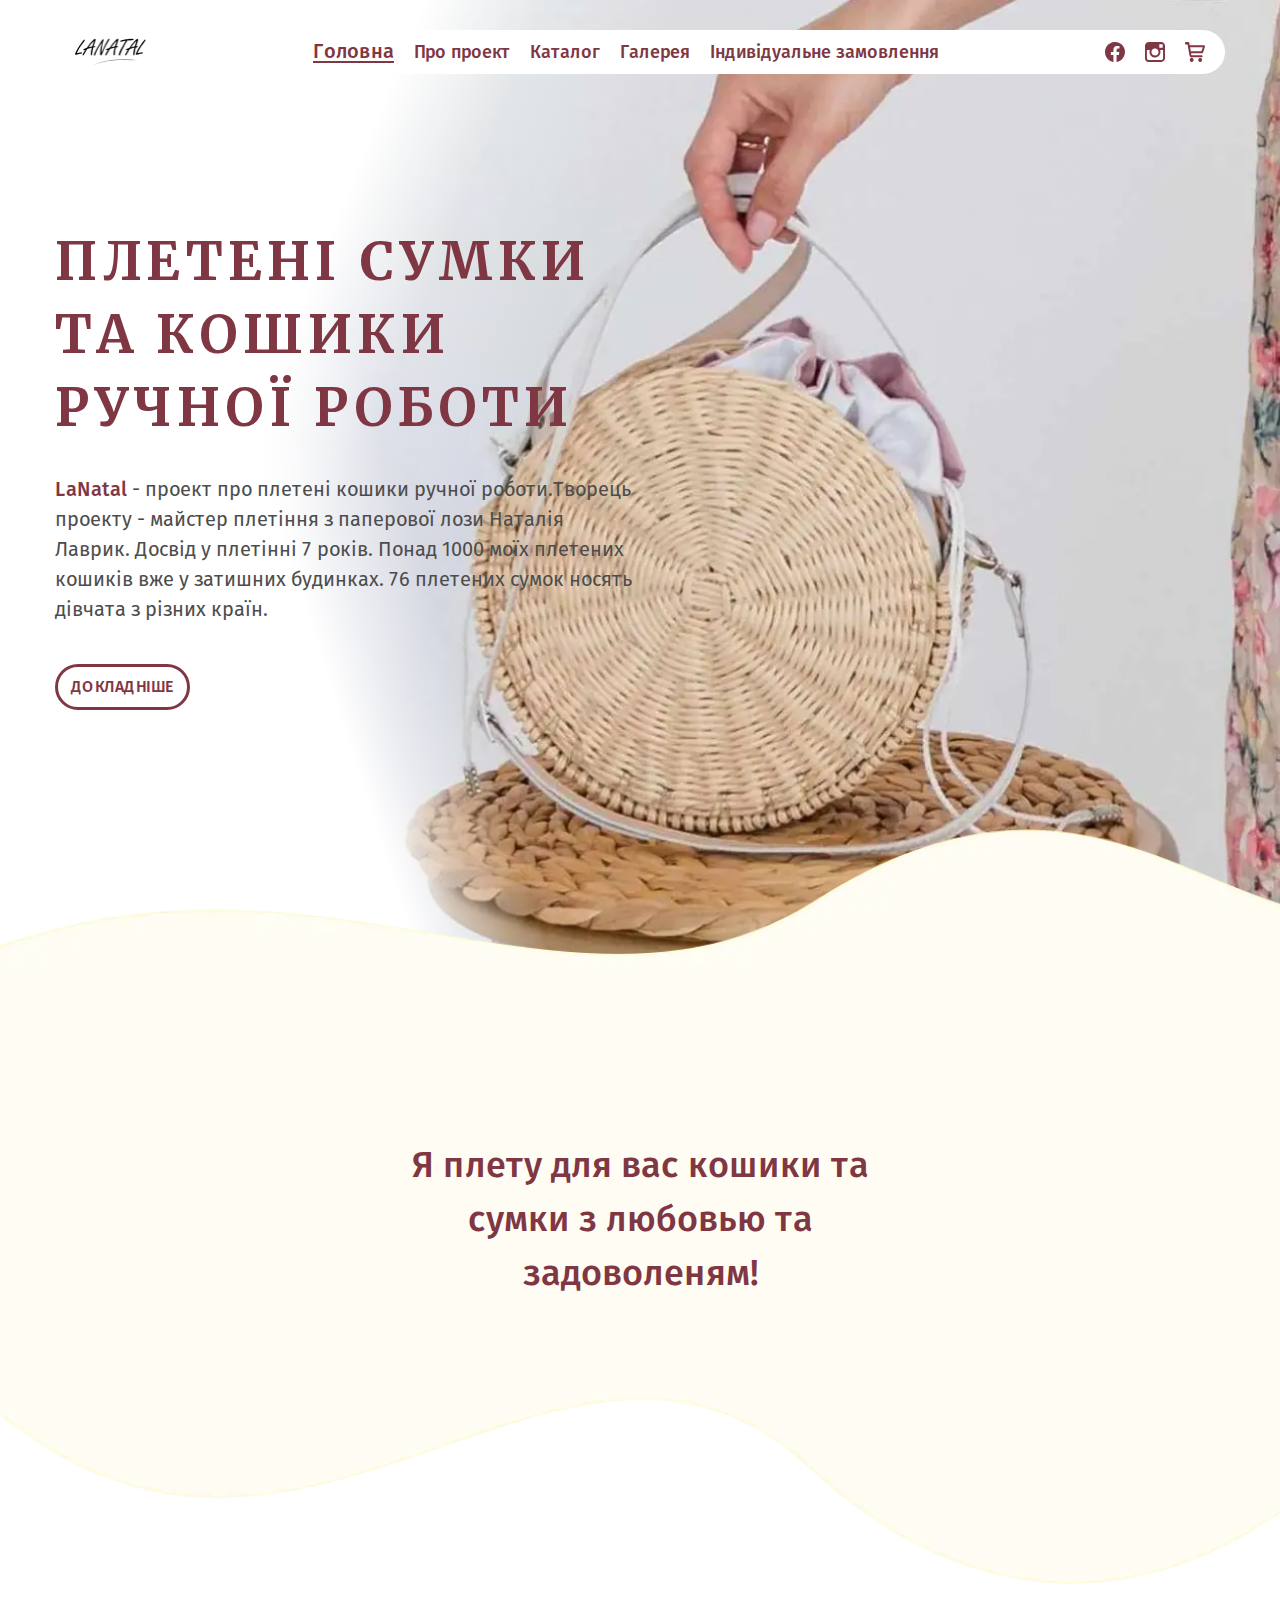
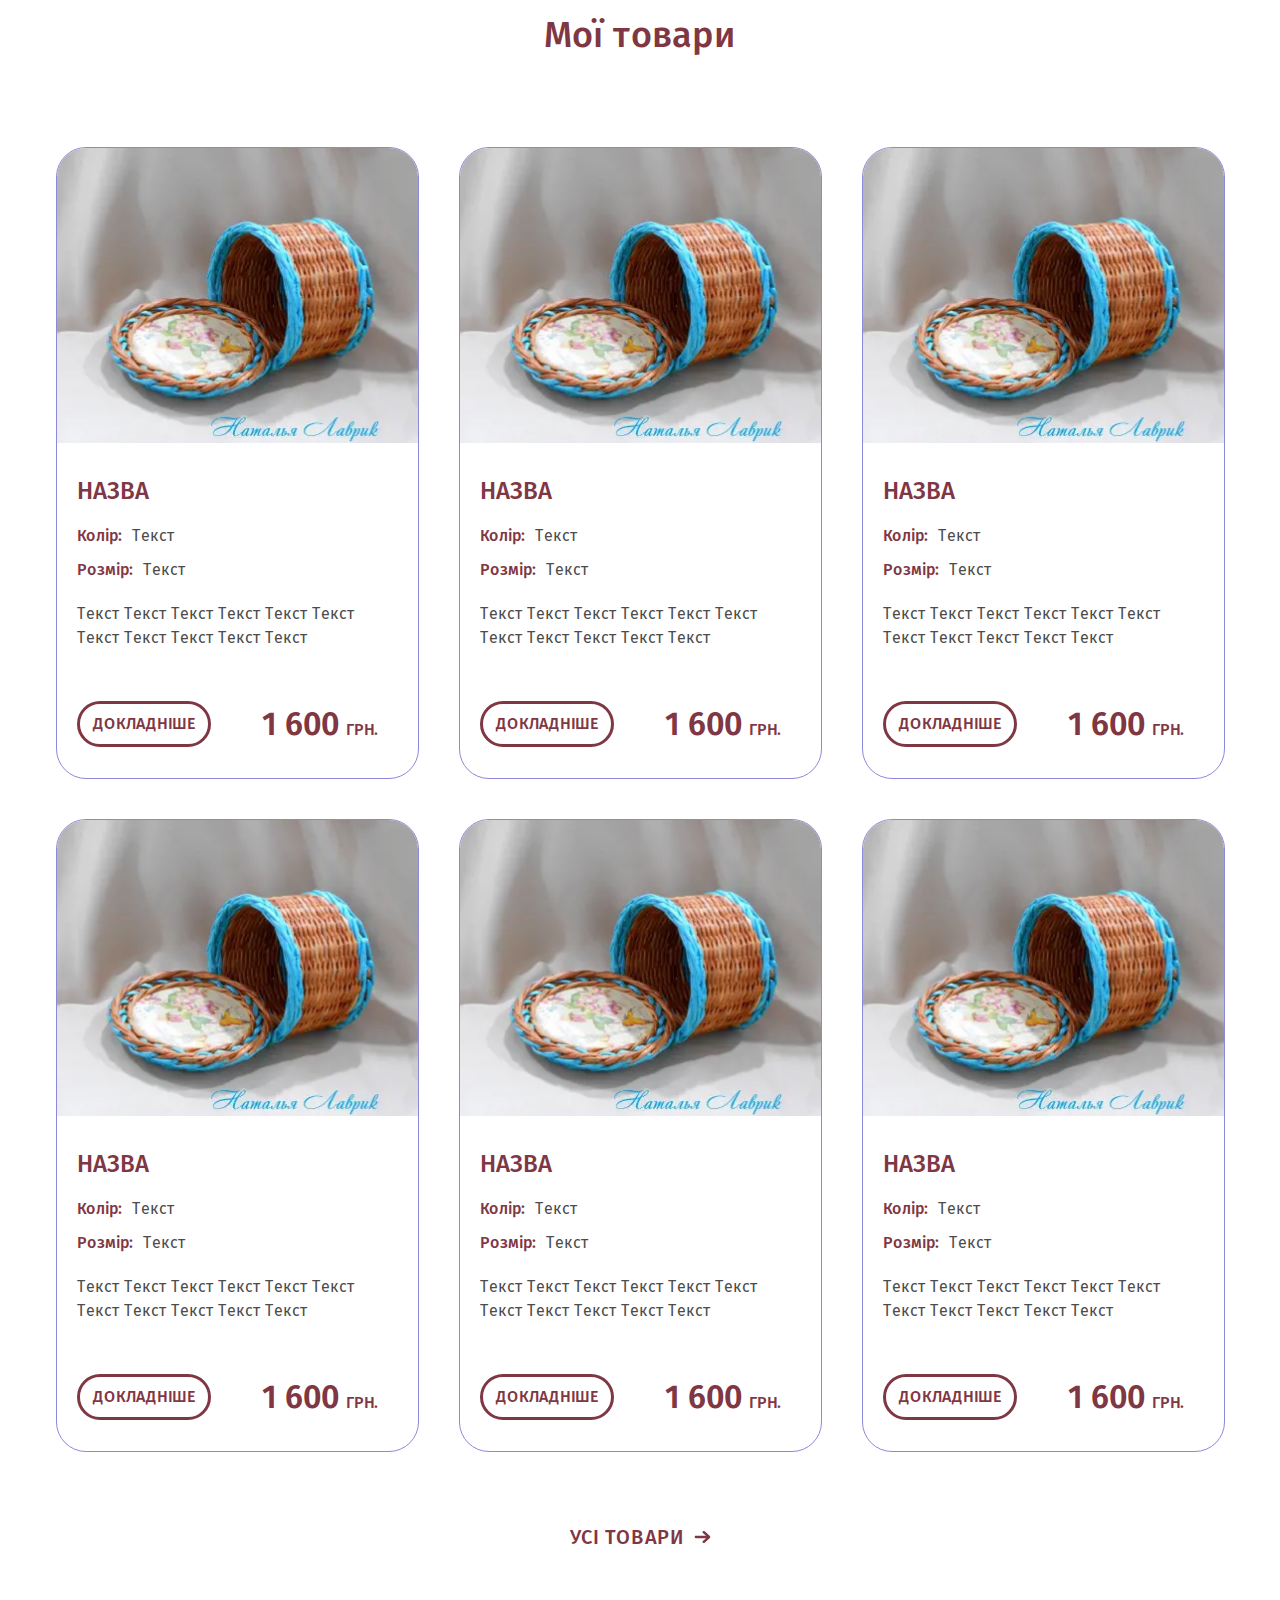
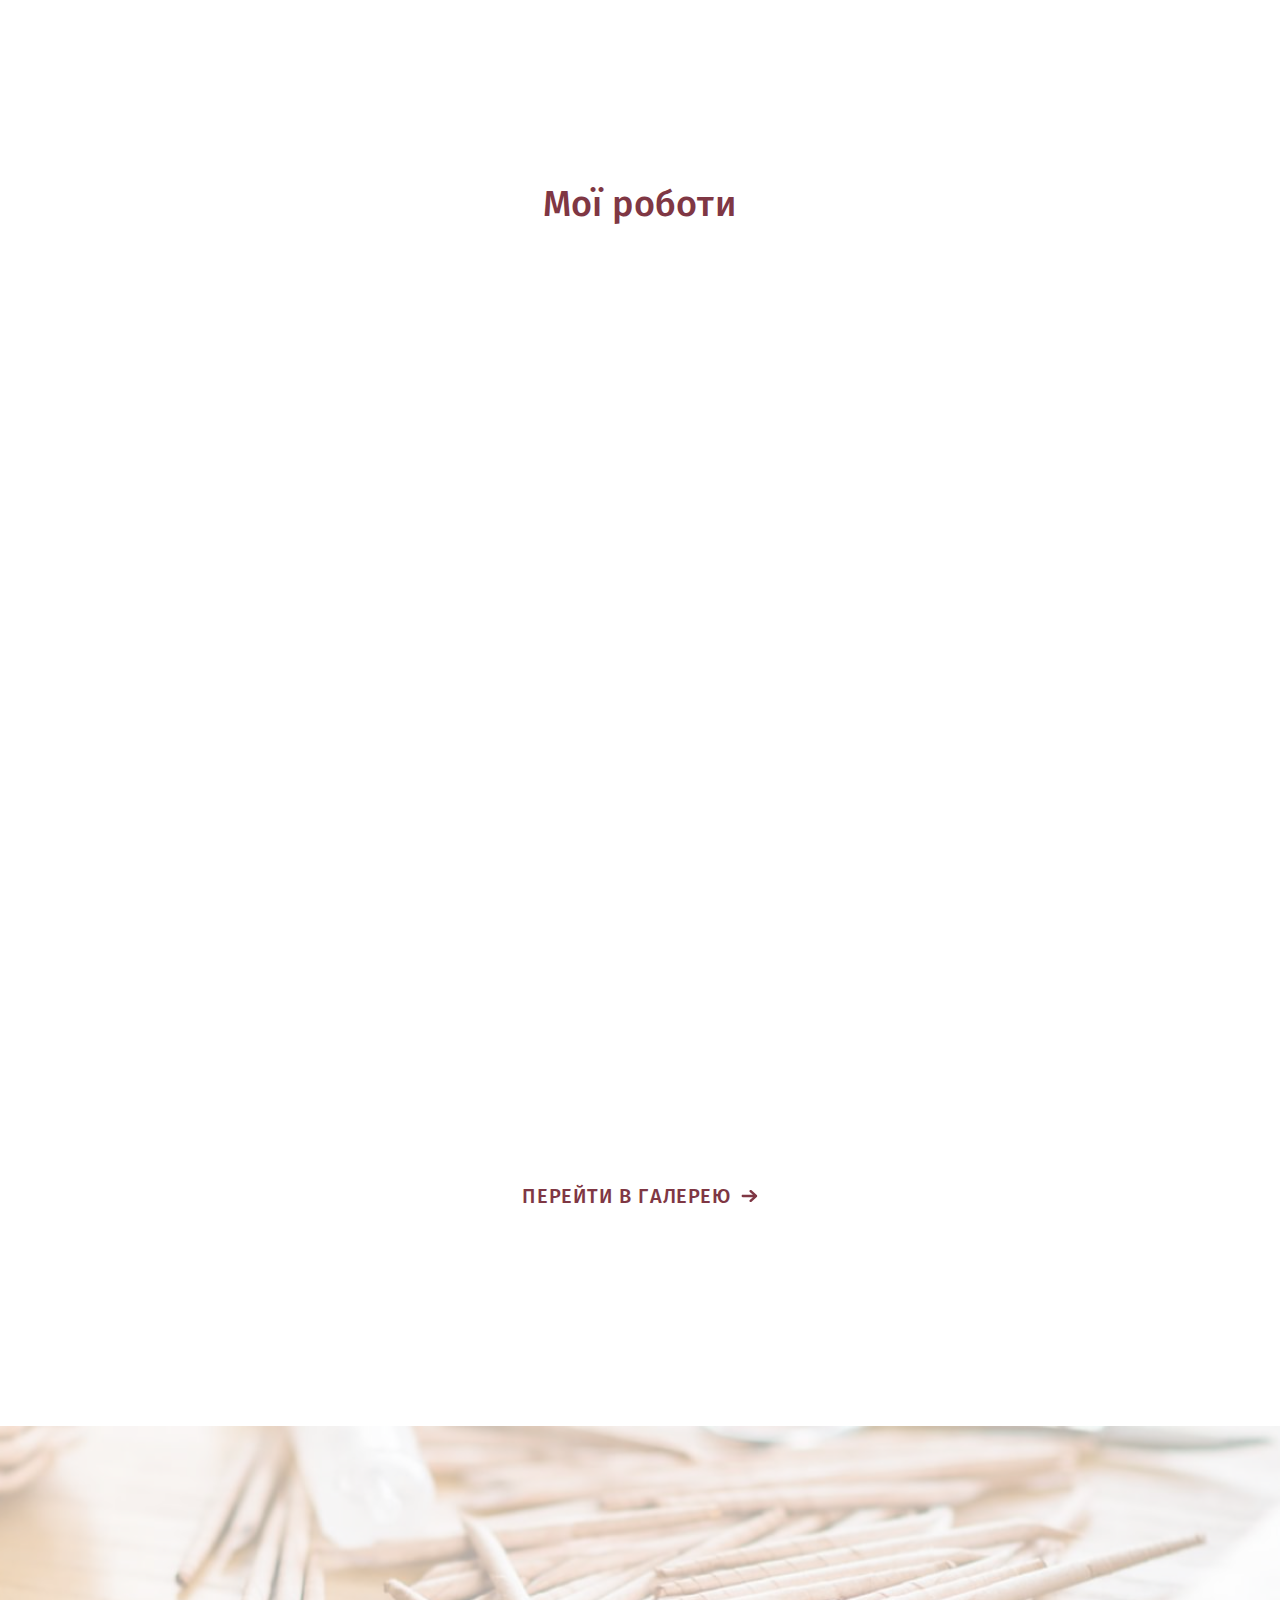
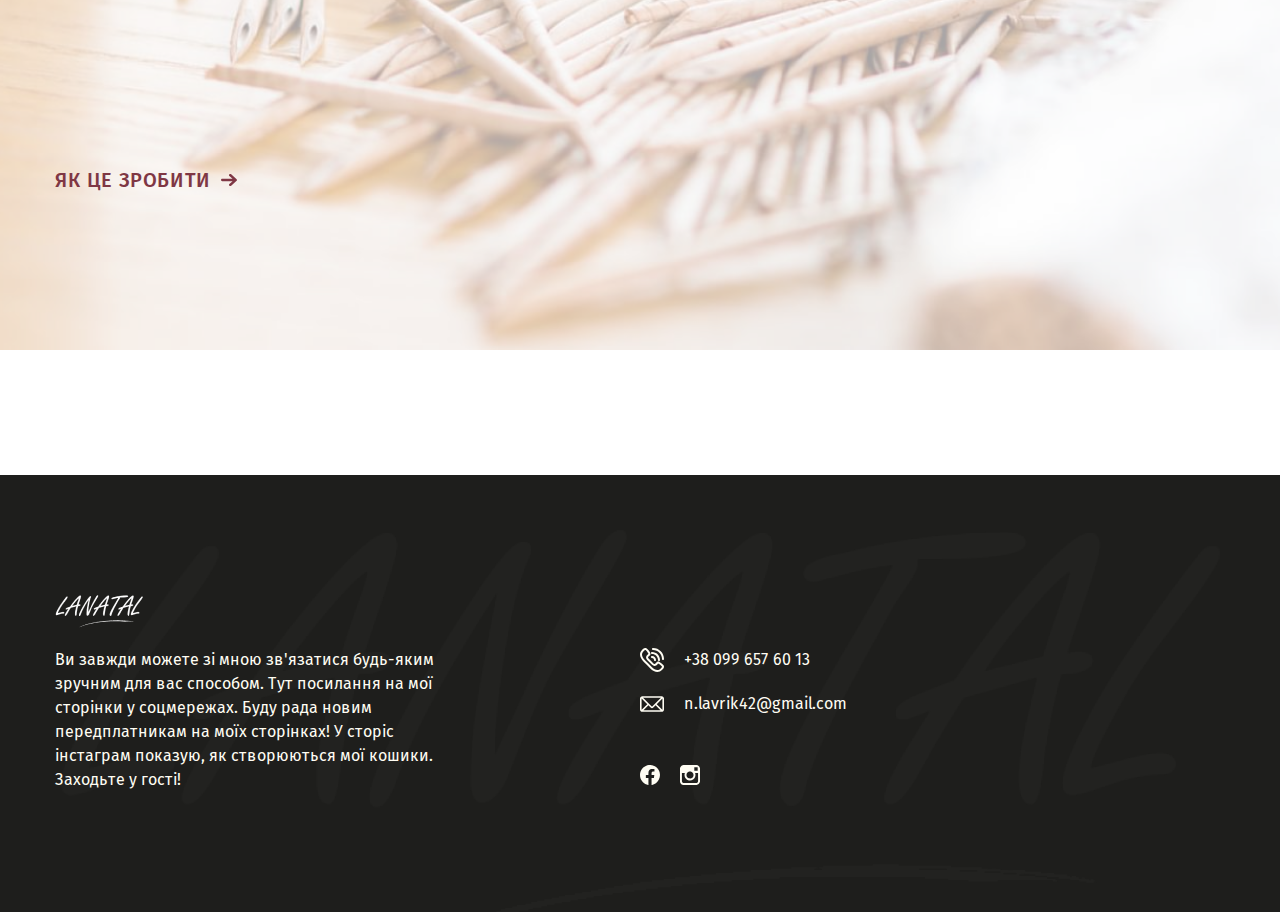
<file: index.html>
<!DOCTYPE html>
<html lang="uk">

<head>
    <meta charset="UTF-8">
    <meta http-equiv="X-UA-Compatible" content="IE=edge">
    <meta name="viewport" content="width=device-width, initial-scale=1.0">
    <link rel="stylesheet" href="./css/style.min.css" />
    <title>Lanatal</title>
</head>

<body>
<div class="wrapper">
    <header class="header lock-padding">
    <div class="container">
        <div class="header__inner">
            <a class="header__logo" href="index.html">
                <picture><source srcset="img/icons/logo.webp" type="image/webp"><img  class="logo__img" src="img/icons/logo.png" alt="Лого"></picture>
            </a>
            <nav class="header__nav nav">
                    <ul class="nav__list">
                         <li class="nav__list-item">
                            <a class="nav__list-link disabled" href="index.html">Головна</a>
                        </li>
                         <li class="nav__list-item">
                            <a class="nav__list-link @@about-status" href="about.html">Про проект</a>
                        </li>
                         <li class="nav__list-item">
                            <a class="nav__list-link @@catalog-status" href="catalog.html">Каталог</a>
                        </li>
                         <li class="nav__list-item">
                            <a class="nav__list-link @@gallery-status" href="gallery.html">Галерея</a>
                        </li>
                         <li class="nav__list-item">
                            <a class="nav__list-link @@order-status" href="order.html">Індивідуальне замовлення</a>
                        </li>
                    </ul>
            </nav>
            <div class="header__actions">
                <a class="header__social-link facebook" href="#">
                    <svg width="20" height="20" viewBox="0 0 25 25" fill="none" xmlns="http://www.w3.org/2000/svg">
                        <path d="M11.1328 0.0585938C5.64453 0.761719 1.39648 4.69727 0.224609 10.1562C-0.0195312 11.3086 -0.0195312 13.8867 0.224609 15.0195C0.742187 17.3926 1.81641 19.4824 3.41797 21.2207C5.03906 22.9785 7.83203 24.5215 10.1855 24.9414L10.5469 25.0098V20.6055V16.2109H8.93555H7.32422V14.4043V12.5977H8.92578H10.5273L10.5664 10.5664C10.6152 8.28125 10.7422 7.70508 11.377 6.76758C12.3633 5.30273 13.9258 4.75586 16.4844 4.98047C17.207 5.03906 17.8613 5.11719 17.9297 5.14648C18.0371 5.18555 18.0664 5.51758 18.0664 6.68945V8.17383L16.9629 8.23242C15.4199 8.31055 15.0195 8.50586 14.6387 9.32617C14.4922 9.64844 14.4531 9.9707 14.4531 11.1523V12.5977H16.1621C17.7246 12.5977 17.8711 12.6074 17.8711 12.7637C17.8711 12.8613 17.7637 13.6426 17.627 14.502C17.5 15.3613 17.3828 16.0938 17.3828 16.1328C17.3828 16.1816 16.7285 16.2109 15.918 16.2109H14.4531V20.6055V25.0098L14.8242 24.9414C16.3477 24.668 18.5937 23.6816 19.873 22.7344C23.2031 20.2637 25.166 16.1621 24.9707 12.0605C24.8242 8.85742 23.6621 6.15234 21.4746 3.85742C19.7363 2.04102 17.6172 0.849609 15.1367 0.283203C14.3262 0.0976562 11.9043 -0.0390625 11.1328 0.0585938Z" fill="#7F3744"/>
                        <defs>
                        <clipPath id="clip0_259_145">
                        <rect width="25" height="25" fill="white"/>
                        </clipPath>
                        </defs>
                        </svg>
                </a>
                <a class="header__social-link telegram" href="#">
                    <svg width="20" height="20" viewBox="0 0 25 25" fill="none" xmlns="http://www.w3.org/2000/svg">
                        <path d="M4.36374 0.0304699C3.72748 0.0921459 2.83784 0.378105 2.34234 0.675278C1.9482 0.910774 1.37387 1.40419 1.06982 1.77426C0.686937 2.22843 0.298423 2.96856 0.129505 3.55729L0 4.00025V12.4949V20.9896L0.129505 21.4269C0.686937 23.3445 2.22973 24.6678 4.21171 24.9369C4.81982 25.021 20.0901 25.021 20.7489 24.9369C22.7421 24.6902 24.2962 23.3445 24.8705 21.3708L25 20.9335V12.4949V4.05632L24.8705 3.61897C24.2905 1.62287 22.7196 0.27718 20.6982 0.0472908C20.2534 -0.00317383 4.8536 -0.0199947 4.36374 0.0304699ZM22.1002 5.00952V7.11216H19.9887H17.8773V5.00952V2.90688H19.9887H22.1002V5.00952ZM13.4459 8.21113C14.2905 8.39617 15.2534 8.9793 15.8446 9.65775C16.616 10.5437 17.0158 11.8501 16.8694 12.9883C16.6554 14.6592 15.625 15.9769 14.0484 16.6049C13.2264 16.9301 11.982 16.9581 11.1486 16.6778C9.83671 16.2348 8.80068 15.2367 8.34459 13.9752C7.45495 11.5193 8.97523 8.76623 11.5259 8.21113C12.0214 8.1046 12.9561 8.1046 13.4459 8.21113ZM6.10923 9.96053C6.10923 9.98856 6.05856 10.1568 5.99662 10.3418C5.54617 11.6314 5.54054 13.2519 5.97973 14.5975C6.61599 16.5656 8.20946 18.2141 10.1577 18.9094C10.9854 19.2065 11.5259 19.2962 12.4718 19.2962C13.9583 19.2962 15.0901 18.9598 16.2838 18.1636C18.125 16.9357 19.2173 15.0125 19.3243 12.8313C19.3637 12.0127 19.2905 11.3623 19.0766 10.6558C18.9977 10.3867 18.9189 10.1119 18.9077 10.039L18.8795 9.91567L20.7264 9.92689L22.5788 9.94371L22.5957 15.0181C22.6126 20.3728 22.6014 20.6363 22.3536 21.169C22.1959 21.5166 21.7962 21.9596 21.4358 22.1895C20.8559 22.5539 21.3795 22.5315 12.4944 22.5315C4.55518 22.5315 4.42568 22.5315 4.05968 22.4194C3.26577 22.1727 2.63514 21.4718 2.45495 20.6363C2.40991 20.4289 2.39302 18.7748 2.39302 15.1302V9.91567H4.25113C5.2759 9.91567 6.10923 9.9381 6.10923 9.96053Z" fill="#7F3744"/>
                        <defs>
                        <rect width="25" height="25" fill="white"/>
                        </defs>
                        </svg>
                </a>
                <div class="header__cart cart">
                    <a href="#" class="cart__icon">
                        <svg width="20" height="20" viewBox="0 0 25 25" fill="none" xmlns="http://www.w3.org/2000/svg">
                            <path d="M8.38794 19.8002C8.70893 19.8002 9.01302 19.8651 9.30022 19.9948C9.58742 20.1246 9.83661 20.3053 10.0478 20.5371C10.259 20.7688 10.4279 21.0422 10.5546 21.3574C10.6813 21.6725 10.7447 22.0062 10.7447 22.3584C10.7447 22.7106 10.6813 23.0443 10.5546 23.3594C10.4279 23.6746 10.259 23.948 10.0478 24.1797C9.83661 24.4114 9.58742 24.5968 9.30022 24.7358C9.01302 24.8749 8.70893 24.9444 8.38794 24.9444C8.05005 24.9444 7.73751 24.8749 7.45031 24.7358C7.16311 24.5968 6.91392 24.4114 6.70275 24.1797C6.49157 23.948 6.32263 23.6746 6.19592 23.3594C6.06922 23.0443 6.00586 22.7106 6.00586 22.3584C6.00586 22.0062 6.06922 21.6725 6.19592 21.3574C6.32263 21.0422 6.49157 20.7688 6.70275 20.5371C6.91392 20.3053 7.16311 20.1246 7.45031 19.9948C7.73751 19.8651 8.05005 19.8002 8.38794 19.8002ZM18.9299 19.8558C19.2509 19.8558 19.5592 19.9207 19.8548 20.0504C20.1505 20.1802 20.4039 20.361 20.6151 20.5927C20.8262 20.8244 20.9952 21.0978 21.1219 21.413C21.2486 21.7281 21.3119 22.0618 21.3119 22.414C21.3119 22.7662 21.2486 23.0999 21.1219 23.415C20.9952 23.7302 20.8262 24.0036 20.6151 24.2353C20.4039 24.467 20.1505 24.6524 19.8548 24.7915C19.5592 24.9305 19.2509 25 18.9299 25C18.6089 25 18.3048 24.9305 18.0176 24.7915C17.7304 24.6524 17.4812 24.467 17.27 24.2353C17.0589 24.0036 16.8899 23.7302 16.7632 23.415C16.6365 23.0999 16.5731 22.7662 16.5731 22.414C16.5731 22.0618 16.6365 21.7281 16.7632 21.413C16.8899 21.0978 17.0589 20.8244 17.27 20.5927C17.4812 20.361 17.7304 20.1802 18.0176 20.0504C18.3048 19.9207 18.6089 19.8558 18.9299 19.8558ZM23.1872 4.06173C23.6602 4.06173 24.0277 4.13125 24.2895 4.27028C24.5514 4.40931 24.7372 4.58078 24.847 4.7847C24.9569 4.98861 25.0075 5.20643 24.9991 5.43815C24.9906 5.66987 24.9611 5.86915 24.9104 6.03599C24.8597 6.20283 24.7499 6.54578 24.581 7.06483C24.412 7.58388 24.2304 8.15392 24.0361 8.77493C23.8418 9.39594 23.6476 10.0123 23.4533 10.6241C23.259 11.2358 23.1027 11.7178 22.9845 12.07C22.7648 12.8115 22.4903 13.3259 22.1609 13.6133C21.8314 13.9006 21.4218 14.0443 20.9318 14.0443H7.6277L7.98248 16.5468H20.7798C21.5907 16.5468 21.9962 16.9269 21.9962 17.6869C21.9962 18.0577 21.9159 18.3821 21.7554 18.6601C21.5949 18.9382 21.2782 19.068 20.8051 19.0494H7.52634C7.18845 19.0494 6.90548 18.966 6.67741 18.7992C6.44934 18.6323 6.25928 18.4145 6.10723 18.1457C5.95518 17.8769 5.8327 17.5849 5.73978 17.2698C5.64686 16.9547 5.57506 16.6581 5.52438 16.38C5.50749 16.2688 5.46103 16 5.385 15.5736C5.30898 15.1472 5.21606 14.6143 5.10625 13.9747C4.99644 13.3352 4.87396 12.6215 4.7388 11.8336C4.60365 11.0458 4.4685 10.2533 4.33335 9.45619C4.01236 7.58388 3.64913 5.4984 3.24367 3.19973H1.34308C1.08967 3.19973 0.878495 3.13021 0.709554 2.99118C0.540612 2.85215 0.401236 2.68531 0.291424 2.49066C0.181612 2.29602 0.105588 2.08747 0.063353 1.86502C0.0211177 1.64257 0 1.43865 0 1.25328C0 0.882524 0.114035 0.576653 0.342106 0.335664C0.570177 0.0946744 0.878495 -0.0165515 1.26706 0.00198618H3.82652C4.1644 0.00198618 4.43471 0.0575991 4.63744 0.168825C4.84017 0.280051 5.00066 0.419083 5.11892 0.585922C5.23718 0.752761 5.32165 0.924234 5.37233 1.10034C5.42302 1.27645 5.46525 1.42938 5.49904 1.55915C5.53283 1.70745 5.56662 1.916 5.60041 2.18479C5.63419 2.45359 5.66798 2.72702 5.70177 3.00508C5.75245 3.33876 5.80313 3.69098 5.85382 4.06173H23.1872ZM22.2496 6.53651L6.38598 6.48089L7.27292 11.5139L20.5264 11.5417L22.2496 6.53651Z" fill="#7F3744"/>
                            <defs>
                            <rect width="25" height="25" fill="white"/>
                            </defs>
                            </svg>
                            <span>0</span>
                        </a>
                        
                    <div class="cart-content">
                            <h5 class="cart-content__title">ваші товари:</h5>
                            <ul class="cart-content__list">
                               
                            </ul>
                            <div class="cart-content__bottom">
                                <div class="cart-bottom__left">
                                    <div class="cart-bottom__quontity">
                                        <span>кількість товару:</span>
                                        <span class="cart__quontity">0</span>
                                    </div>
                                    <div class="cart-bottom__fullprice">
                                        <span>загальна сума:</span>
                                        <div class="fullprice">0</div>
                                        <span class="fullprice-currency">грн.</span>
                                    </div>
                                </div>
                                <div class="cart-bottom__right">
                                    <a class="cart-bottom__button button popup-link" href="#order-popup">замовити</a>
                                </div>
                            </div>
                    </div>
                </div>
            </div>

            <div class="burger">
                <picture><source srcset="img/icons/tassel-left.webp" type="image/webp"><img class="burger__img tassel-left" src="img/icons/tassel-left.png" alt="Tassel left"></picture>
                <picture><source srcset="img/icons/tassel-right.webp" type="image/webp"><img class="burger__img tassel-right" src="img/icons/tassel-right.png" alt="Tassel right"></picture>
            </div>

        </div>
    </div>

    <div id="order-popup" class="order-popup popup">
        <div class="order-popup__body">
            <div class="order-popup__content">
                <div class="order-popup__head">
                    <picture><source srcset="img/icons/logo.webp" type="image/webp"><img  class="order-popup__logo" src="img/icons/logo.png" alt="Лого"></picture>
                    <a class="order-popup__close close-popup" href="#">
                        <picture><source srcset="img/icons/order-close.webp" type="image/webp"><img src="img/icons/order-close.png" alt="Хрестик"></picture>
                    </a>
                </div>
                <div class="order-popup__inner">
                    <div class="order-popup__left-content">
                        <h5 class="order-popup__title">ваше замовлення:</h5>
                        <div class="left-content__info">
                            <div class="left-content__quontity">
                                <span>кількість товару:</span>
                                <span class="popup-quontity">0</span>
                            </div>
                            <div class="left-content__fullprice">
                                <span>загальна сума:</span>
                                <div class="popup-fullprice">0</div>
                                <span class="popup-fullprice-currency">грн.</span>
                            </div>
                            <div class="left-content__products products-list">
                                <button class="products-list__button" type="button">вибраний товар</button>
                                <img class="products-list__arrow-img" src="img/icons/arrow-right.svg" alt="Стрілка">
                                <div class="products-list__inner">
                                    <ul class="products-list__items">
                                  
                                    </ul>
                                </div>
                            </div>
                        </div>
                        <form id="form" class="left-content__form blank-form" action="#" method="POST">
                                <label class="form-name" for="name">введіть ваше ім’я</label>
                                <input class="form-input _req" id="name" name="name" type="text" tabindex="1" placeholder="ім’я">
    
                                <label class="form-phone" for="phone">введіть ваш телефон</label>
                                <input class="form-input _tel _req" id="phone" name="phone" type="tel" tabindex="2" placeholder="Телефон">
    
                                <label class="form-massage" for="massage">додаткова інформація <span>(необов’язково)</span></label>
                                <div class="form-massage__inner">
                                    <textarea id="massage" name="message" tabindex="3"></textarea>
                                </div>
                        </form>
                    </div>
                    <div class="order-popup__right-content">
                        <div class="right-content__delivery">
                            <h5 class="order-popup__title">спосіб доставки:</h5>
                            <form id="form-delivery" class="right-content__form delivery-form" action="#" method="POST">
                                <div class="delivery-form__variant">
                                    <label for="pickup">
                                            <span>Самовивіз.</span> Моя майстерня знаходиться в м.Ірпінь
                                            <input type="radio" id="pickup" name="delivery" value="pickup" tabindex="4" checked>
                                            <span class="delivery-form__custom-input"></span>
                                        </label>
                                </div>
                                <div class="delivery-form__variant">
                                    <label for="taxi">
                                        <div>
                                            <span>Відправка на таксі за вашою адресою</span>
                                        </div>
                                        <input type="radio" id="taxi" name="delivery" value="taxi" tabindex="4">
                                        <span class="delivery-form__custom-input"></span>
                                    </label>
                                </div>
                                <div class="delivery-form__variant">
                                    <label for="kyiv">
                                        <div>
                                            <span>Зустріч у м.Київ біля метро Академгородок</span>
                                        </div>
                                        <input type="radio" id="kyiv" name="delivery" value="kyiv" tabindex="4">
                                        <span class="delivery-form__custom-input"></span>
                                    </label>
                                </div>
                                <div class="delivery-form__variant">
                                    <label for="nova-mail">
                                        <div>
                                            <span>Відправка Новою Поштою.</span> Відділення Нової Пошти вкажіть у графі “Додаткова інформація”
                                        </div>
                                        <input type="radio" id="nova-mail" name="delivery" value="nova-mail" tabindex="4">
                                        <span class="delivery-form__custom-input"></span>
                                    </label>
                                </div>
                                <div class="delivery-form__variant">
                                    <label for="ukr-mail">
                                        <div>
                                            <span>Відправка Укрпоштою.</span> Індекс Укрпошти вкажіть у графі “Додаткова інформація”
                                        </div>
                                        <input type="radio" id="ukr-mail" name="delivery" value="ukr-mail" tabindex="4">
                                        <span class="delivery-form__custom-input"></span>
                                    </label>
                                </div>
                            </form>
                        </div>
                        <div class="right-content__connection">
                            <h5 class="order-popup__title">спосіб зв’язку з вами:</h5>
                            <form id="form-connection" class="right-content__form connection-form" action="#" method="POST">
                                <div class="connection-form__variant">
                                    <label for="call">
                                            Передзвонити Вам
                                        <input type="radio" id="call" name="connection" value="call" tabindex="5" checked>
                                        <span class="connection-form__custom-input"></span>
                                    </label>
                                </div>
                                <div class="connection-form__variant">
                                    <label for="telegram">
                                            Написати в telegram
                                        <input type="radio" id="telegram" name="connection" value="telegram" tabindex="5">
                                        <span class="connection-form__custom-input"></span>
                                    </label>
                                </div>
                            </form>
                        </div>
                        <p class="right-content__text">Після оформлення замовлення Я зв’яжусь з Вами зручним для Вас способом для обговорення умов оплати, уточнення щодо доставки та інших питань які могли виникнути</p>
                    </div>
                </div>
                <button class="order-popup__button button" type="submit" form="form">оформити замовлення</button>
            </div>
        </div>
    </div>
</header>

    <main class="main">

        <section class="hero">
            <div class="hero__bg">
                <div class="hero__bg-leaner"></div>
                <picture><source srcset="img/home-page/home-hero-image.webp" type="image/webp"><img class="hero__bg-img" src="img/home-page/home-hero-image.jpg" alt="Фото"></picture>
            </div>
            <div class="container">
                <div class="hero__inner">
                    <div class="hero__info">
                        <h1 class="hero__title --animation --hold-animation">плетені сумки та кошики ручної роботи</h1>
                        <p class="hero__text --animation --hold-animation"><span>LaNatal</span> - проект про плетені кошики ручної роботи.Творець проекту - майстер плетіння з паперової лози Наталія Лаврик. Досвід у плетінні 7 років. Понад 1000 моїх плетених кошиків вже у затишних будинках. 76 плетених сумок носять дівчата з різних країн.</p>
                    </div>
                    <a class="hero__button button --animation --hold-animation" href="about.html">докладніше</a>
                </div>
            </div>
        </section>

        <section class="quality">
            <picture><source srcset="img/vector-2.webp" type="image/webp"><img class="quality__bg-vector" src="img/vector-2.png" alt="Фон"></picture>
            <div class="container">
                <div class="quality__inner">
                    <h3 class="quality__title title">Я плету для вас кошики та сумки з любовью та задоволеням!</h3>
                    <div class="quality__cards">
                        <div class="quality__card --animation --hold-animation">
                            <picture><source srcset="img/icons/materials.webp" type="image/webp"><img src="img/icons/materials.png" alt="Матеріали"></picture>
                            <h4>Матеріали</h4>
                            <p>Сумки та кошики сплетені з паперової лози. Це трубочка, туго скручена зі смужки паперу та оброблена просоченням та морилкою на водній основі. Готовий кошик покриваю 2 шарами акрилового лаку, захищаючи від вологи та сонячних променів.</p>
                        </div>
                        <div class="quality__card --animation --hold-animation">
                            <picture><source srcset="img/icons/dasign.webp" type="image/webp"><img src="img/icons/dasign.png" alt="Дизайн"></picture>
                            <h4>Дизайн</h4>
                            <p>Дизайн кошика, сумки розробляю з урахуванням ваших побажань. Можна вибрати колір, розмір, обробку та тканину для підкладки. А також завжди є кілька різних моделей!</p>
                        </div>
                        <div class="quality__card --animation --hold-animation">
                            <picture><source srcset="img/icons/quality.webp" type="image/webp"><img src="img/icons/quality.png" alt="Якість"></picture>
                            <h4>Якість</h4>
                            <p>Всі кошики та сумки виконані вручну, починаючи від виготовлення матеріалу для плетіння та закінчуючи упаковкою!</p>
                        </div>
                    </div>
                </div>
            </div>
        </section>

        <section class="description">
            <div class="container">
                <div class="description__inner">
                    <h2>привет</h2>
                    <div class="description__card --animation --hold-animation">
                        <ul class="description__card-list">
                            <li>
                                <picture><source srcset="img/icons/cart-icon.webp" type="image/webp"><img class="description__card-icon" src="img/icons/cart-icon.png" alt="Іконка"></picture>
                                <p>Вироби якісні та функціональні. Вони дуже міцні та  легкі.</p>
                            </li>
                            <li>
                                <picture><source srcset="img/icons/cart-icon.webp" type="image/webp"><img class="description__card-icon" src="img/icons/cart-icon.png" alt="Іконка"></picture>
                                <p>Захищені від вологи за допомогою спеціальної обробки. </p>
                            </li>
                            <li>
                                <picture><source srcset="img/icons/cart-icon.webp" type="image/webp"><img class="description__card-icon" src="img/icons/cart-icon.png" alt="Іконка"></picture>
                                <p>На сайті ви можете ознайомитись з асортиментом моїх виробів, вибрати з наявних або зробити індивідуальне замовлення. </p>
                            </li>
                            <li>
                                <picture><source srcset="img/icons/cart-icon.webp" type="image/webp"><img class="description__card-icon" src="img/icons/cart-icon.png" alt="Іконка"></picture>
                                <p>Ціни вказані за конкретну модель, якщо ви бажаєте кошик певного кольору та розміру, ціну уточнюйте.</p>
                            </li>
                            <li>
                                <picture><source srcset="img/icons/cart-icon.webp" type="image/webp"><img class="description__card-icon" src="img/icons/cart-icon.png" alt="Іконка"></picture>
                                <p>Я завжди на зв'язку з Вами у будь-якому зручному месенджері.</p>
                            </li>
                            <li>
                                <picture><source srcset="img/icons/cart-icon.webp" type="image/webp"><img class="description__card-icon" src="img/icons/cart-icon.png" alt="Іконка"></picture>
                                <p>Просто напишіть чи подзвонить мені і я зроблю вам ідеальну сумку або кошик!</p>
                            </li>
                        </ul>
                    </div>
                    <div class="description__photos">
                        <picture><source srcset="img/home-page/description/girl_1.webp" type="image/webp"><img class="description__first-photo --animation --hold-animation" loading="lazy" width="474" height="840" src="img/home-page/description/girl_1.jpg" alt="Дівчина з сумкою"></picture>
                        <picture><source srcset="img/home-page/description/girl_2.webp" type="image/webp"><img class="description__second-photo --animation --hold-animation" loading="lazy" width="307" height="560" src="img/home-page/description/girl_2.jpg" alt="Дівчина з сумкою"></picture>
                    </div>
                </div>
            </div>
        </section>

        <section class="shop">
            <div class="container">
                <div class="shop__inner">
                    <h3 class="shop__title title">Мої товари</h3>
                    <div class="shop__products">
                        <article class="shop__card card">
                            <picture><source srcset="img/home-page/shop/card-img.webp" type="image/webp"><img class="card__img" src="img/home-page/shop/card-img.jpg" alt="Картка товару"></picture>
                            <div class="card__inner">
                                <div class="card__top">
                                    <h4 class="card__title">назва</h4>
                                    <ul class="card__items">
                                        <li class="card__item">
                                            <div>колір:<span>Текст</span></div>
                                        </li>
                                        <li class="card__item">
                                            <div>Розмір:<span>Текст </span></div>
                                        </li>
                                    </ul>
                                    <p class="card__text">Текст Текст Текст Текст Текст Текст Текст
                                        Текст Текст Текст Текст</p>
                                </div>
                                <div class="card__bottom">
                                    <a class="card__button button" href="product-card.html" target="_blank">докладніше</a>
                                    <div class="card__price">1 600<span>грн.</span></div>
                                </div>
                            </div>
                        </article>
                        <article class="shop__card card">
                            <picture><source srcset="img/home-page/shop/card-img.webp" type="image/webp"><img class="card__img" src="img/home-page/shop/card-img.jpg" alt="Картка товару"></picture>
                            <div class="card__inner">
                                <div class="card__top">
                                    <h4 class="card__title">назва</h4>
                                    <ul class="card__items">
                                        <li class="card__item">
                                            <div>колір:<span>Текст</span></div>
                                        </li>
                                        <li class="card__item">
                                            <div>Розмір:<span>Текст </span></div>
                                        </li>
                                    </ul>
                                    <p class="card__text">Текст Текст Текст Текст Текст Текст Текст
                                        Текст Текст Текст Текст</p>
                                </div>
                                <div class="card__bottom">
                                    <a class="card__button button" href="product-card.html" target="_blank">докладніше</a>
                                    <div class="card__price">1 600<span>грн.</span></div>
                                </div>
                            </div>
                        </article>
                        <article class="shop__card card">
                            <picture><source srcset="img/home-page/shop/card-img.webp" type="image/webp"><img class="card__img" src="img/home-page/shop/card-img.jpg" alt="Картка товару"></picture>
                            <div class="card__inner">
                                <div class="card__top">
                                    <h4 class="card__title">назва</h4>
                                    <ul class="card__items">
                                        <li class="card__item">
                                            <div>колір:<span>Текст</span></div>
                                        </li>
                                        <li class="card__item">
                                            <div>Розмір:<span>Текст </span></div>
                                        </li>
                                    </ul>
                                    <p class="card__text">Текст Текст Текст Текст Текст Текст Текст
                                        Текст Текст Текст Текст</p>
                                </div>
                                <div class="card__bottom">
                                    <a class="card__button button" href="product-card.html" target="_blank">докладніше</a>
                                    <div class="card__price">1 600<span>грн.</span></div>
                                </div>
                            </div>
                        </article>
                        <article class="shop__card card">
                            <picture><source srcset="img/home-page/shop/card-img.webp" type="image/webp"><img class="card__img" src="img/home-page/shop/card-img.jpg" alt="Картка товару"></picture>
                            <div class="card__inner">
                                <div class="card__top">
                                    <h4 class="card__title">назва</h4>
                                    <ul class="card__items">
                                        <li class="card__item">
                                            <div>колір:<span>Текст</span></div>
                                        </li>
                                        <li class="card__item">
                                            <div>Розмір:<span>Текст </span></div>
                                        </li>
                                    </ul>
                                    <p class="card__text">Текст Текст Текст Текст Текст Текст Текст
                                        Текст Текст Текст Текст</p>
                                </div>
                                <div class="card__bottom">
                                    <a class="card__button button" href="product-card.html" target="_blank">докладніше</a>
                                    <div class="card__price">1 600<span>грн.</span></div>
                                </div>
                            </div>
                        </article>
                        <article class="shop__card card">
                            <picture><source srcset="img/home-page/shop/card-img.webp" type="image/webp"><img class="card__img" src="img/home-page/shop/card-img.jpg" alt="Картка товару"></picture>
                            <div class="card__inner">
                                <div class="card__top">
                                    <h4 class="card__title">назва</h4>
                                    <ul class="card__items">
                                        <li class="card__item">
                                            <div>колір:<span>Текст</span></div>
                                        </li>
                                        <li class="card__item">
                                            <div>Розмір:<span>Текст </span></div>
                                        </li>
                                    </ul>
                                    <p class="card__text">Текст Текст Текст Текст Текст Текст Текст
                                        Текст Текст Текст Текст</p>
                                </div>
                                <div class="card__bottom">
                                    <a class="card__button button" href="product-card.html" target="_blank">докладніше</a>
                                    <div class="card__price">1 600<span>грн.</span></div>
                                </div>
                            </div>
                        </article>
                        <article class="shop__card card">
                            <picture><source srcset="img/home-page/shop/card-img.webp" type="image/webp"><img class="card__img" src="img/home-page/shop/card-img.jpg" alt="Картка товару"></picture>
                            <div class="card__inner">
                                <div class="card__top">
                                    <h4 class="card__title">назва</h4>
                                    <ul class="card__items">
                                        <li class="card__item">
                                            <div>колір:<span>Текст</span></div>
                                        </li>
                                        <li class="card__item">
                                            <div>Розмір:<span>Текст </span></div>
                                        </li>
                                    </ul>
                                    <p class="card__text">Текст Текст Текст Текст Текст Текст Текст
                                        Текст Текст Текст Текст</p>
                                </div>
                                <div class="card__bottom">
                                    <a class="card__button button" href="product-card.html" target="_blank">докладніше</a>
                                    <div class="card__price">1 600<span>грн.</span></div>
                                </div>
                            </div>
                        </article>
                    </div>
                    <a class="shop__link link" href="catalog.html">
                        <span>усі товари</span> 
                        <svg width="16" height="14" viewBox="0 0 16 14" fill="none" xmlns="http://www.w3.org/2000/svg">
                            <path d="M10.1836 12.6649L15.6261 7.81087C16.1246 7.3635 16.1246 6.63743 15.6261 6.1916L10.1836 1.33466C9.6809 0.887326 8.8672 0.889571 8.36448 1.33466C7.86679 1.78274 7.86679 2.50583 8.36448 2.95391L11.5484 5.79307H1.33477C0.596941 5.79307 0 6.32883 0 6.99195C0 7.65436 0.596941 8.19088 1.33477 8.19088H11.5676L8.36448 11.045C7.86679 11.4923 7.86679 12.2162 8.36448 12.6635C8.86641 13.1115 9.6801 13.1123 10.1836 12.6649Z" fill="#7F3744"/>
                        </svg>
                    </a>
                </div>
            </div>
        </section>

        <section class="works">
            <div class="container">
                <div class="works__inner">
                    <h3 class="works__title title">Мої роботи</h3>
                        <div class="works__gallery">
                            <div class="works__gallery-item --animation --hold-animation">
                                <picture><source srcset="img/home-page/my-works/exhibition-image-1.webp" type="image/webp"><img loading="lazy" width="720" height="430" src="img/home-page/my-works/exhibition-image-1.jpg" alt="Мої роботи"></picture>
                            </div>
                            <div class="works__gallery-item --animation --hold-animation">
                                <picture><source srcset="img/home-page/my-works/exhibition-image-2.webp" type="image/webp"><img loading="lazy" width="410" height="360" src="img/home-page/my-works/exhibition-image-2.jpg" alt="Мої роботи"></picture>
                            </div>
                            <div class="works__gallery-item --animation --hold-animation">
                                <picture><source srcset="img/home-page/my-works/exhibition-image-3.webp" type="image/webp"><img loading="lazy" width="308" height="325" src="img/home-page/my-works/exhibition-image-3.jpg" alt="Мої роботи"></picture>
                            </div>
                            <div class="works__gallery-item --animation --hold-animation">
                                <picture><source srcset="img/home-page/my-works/exhibition-image-4.webp" type="image/webp"><img loading="lazy" width="475" height="325" src="img/home-page/my-works/exhibition-image-4.jpg" alt="Мої роботи"></picture>
                            </div>
                            <div class="works__gallery-item --animation --hold-animation">
                                <picture><source srcset="img/home-page/my-works/exhibition-image-5.webp" type="image/webp"><img loading="lazy" width="307" height="390" src="img/home-page/my-works/exhibition-image-5.jpg" alt="Мої роботи"></picture>
                            </div>
                        </div>
                </div>
                <a class="works__link link" href="gallery.html">
                    <span>Перейти  в галерею</span> 
                    <svg width="16" height="14" viewBox="0 0 16 14" fill="none" xmlns="http://www.w3.org/2000/svg">
                        <path d="M10.1836 12.6649L15.6261 7.81087C16.1246 7.3635 16.1246 6.63743 15.6261 6.1916L10.1836 1.33466C9.6809 0.887326 8.8672 0.889571 8.36448 1.33466C7.86679 1.78274 7.86679 2.50583 8.36448 2.95391L11.5484 5.79307H1.33477C0.596941 5.79307 0 6.32883 0 6.99195C0 7.65436 0.596941 8.19088 1.33477 8.19088H11.5676L8.36448 11.045C7.86679 11.4923 7.86679 12.2162 8.36448 12.6635C8.86641 13.1115 9.6801 13.1123 10.1836 12.6649Z" fill="#7F3744"/>
                    </svg>
                </a>
            </div>
        </section>

        <section class="order">
            <div class="order__inner" style="background-image: url('img/home-page/order-bg.jpg');">
                <div class="order__bg-leaner"></div>
                <div class="container">
                    <div class="order__content">
                        <h3 class="order__title title --animation --hold-animation">Індивідуальне замовлення</h3>
                        <p class="order__text --animation --hold-animation">Ви можете замовити кошик чи сумку за індивідуальним замовленням</p>
                        <a class="order__link link" href="order.html">
                            <span>як це зробити</span> 
                            <svg width="16" height="14" viewBox="0 0 16 14" fill="none" xmlns="http://www.w3.org/2000/svg">
                                <path d="M10.1836 12.6649L15.6261 7.81087C16.1246 7.3635 16.1246 6.63743 15.6261 6.1916L10.1836 1.33466C9.6809 0.887326 8.8672 0.889571 8.36448 1.33466C7.86679 1.78274 7.86679 2.50583 8.36448 2.95391L11.5484 5.79307H1.33477C0.596941 5.79307 0 6.32883 0 6.99195C0 7.65436 0.596941 8.19088 1.33477 8.19088H11.5676L8.36448 11.045C7.86679 11.4923 7.86679 12.2162 8.36448 12.6635C8.86641 13.1115 9.6801 13.1123 10.1836 12.6649Z" fill="#7F3744"/>
                            </svg>
                        </a>
                    </div>
                </div>
            </div>
        </section>

        
    </main>

    <footer class="footer" style="background-image: url('img/icons/bg-footer.png');">
    <div class="container">
            <picture><source srcset="img/icons/footer-logo.webp" type="image/webp"><img class="footer__logo" src="img/icons/footer-logo.png" alt="Лого"></picture>
            <div class="footer__inner">
                <div class="footer__info">
                    <p class="footer__text">Ви завжди можете зі мною зв'язатися будь-яким зручним для вас способом. Тут посилання на мої сторінки у соцмережах. Буду рада новим передплатникам на моїх сторінках! У сторіс інстаграм показую, як створюються мої кошики. Заходьте у гості!</p>
                </div>
                <div class="footer__social">
                    <a class="footer__phone" href="phone:+380996576013">+38 099 657 60 13</a>
                    <a class="footer__email" href="email:n.lavrik42@gmail.com">n.lavrik42@gmail.com</a>
                    <div class="footer__social-links">
                        <a class="footer__social-facebook" href="#">
                            <svg width="20" height="20" viewBox="0 0 25 25" fill="none" xmlns="http://www.w3.org/2000/svg">
                                <path d="M11.1328 0.0585938C5.64453 0.761719 1.39648 4.69727 0.224609 10.1562C-0.0195312 11.3086 -0.0195312 13.8867 0.224609 15.0195C0.742187 17.3926 1.81641 19.4824 3.41797 21.2207C5.03906 22.9785 7.83203 24.5215 10.1855 24.9414L10.5469 25.0098V20.6055V16.2109H8.93555H7.32422V14.4043V12.5977H8.92578H10.5273L10.5664 10.5664C10.6152 8.28125 10.7422 7.70508 11.377 6.76758C12.3633 5.30273 13.9258 4.75586 16.4844 4.98047C17.207 5.03906 17.8613 5.11719 17.9297 5.14648C18.0371 5.18555 18.0664 5.51758 18.0664 6.68945V8.17383L16.9629 8.23242C15.4199 8.31055 15.0195 8.50586 14.6387 9.32617C14.4922 9.64844 14.4531 9.9707 14.4531 11.1523V12.5977H16.1621C17.7246 12.5977 17.8711 12.6074 17.8711 12.7637C17.8711 12.8613 17.7637 13.6426 17.627 14.502C17.5 15.3613 17.3828 16.0938 17.3828 16.1328C17.3828 16.1816 16.7285 16.2109 15.918 16.2109H14.4531V20.6055V25.0098L14.8242 24.9414C16.3477 24.668 18.5937 23.6816 19.873 22.7344C23.2031 20.2637 25.166 16.1621 24.9707 12.0605C24.8242 8.85742 23.6621 6.15234 21.4746 3.85742C19.7363 2.04102 17.6172 0.849609 15.1367 0.283203C14.3262 0.0976562 11.9043 -0.0390625 11.1328 0.0585938Z" fill="#7F3744"/>
                                <defs>
                                <rect width="25" height="25" fill="white"/>
                                </defs>
                            </svg>
                        </a>
                        <a class="footer__social-telegram" href="#">
                            <svg width="20" height="20" viewBox="0 0 25 25" fill="none" xmlns="http://www.w3.org/2000/svg">
                                <path d="M4.36374 0.0304699C3.72748 0.0921459 2.83784 0.378105 2.34234 0.675278C1.9482 0.910774 1.37387 1.40419 1.06982 1.77426C0.686937 2.22843 0.298423 2.96856 0.129505 3.55729L0 4.00025V12.4949V20.9896L0.129505 21.4269C0.686937 23.3445 2.22973 24.6678 4.21171 24.9369C4.81982 25.021 20.0901 25.021 20.7489 24.9369C22.7421 24.6902 24.2962 23.3445 24.8705 21.3708L25 20.9335V12.4949V4.05632L24.8705 3.61897C24.2905 1.62287 22.7196 0.27718 20.6982 0.0472908C20.2534 -0.00317383 4.8536 -0.0199947 4.36374 0.0304699ZM22.1002 5.00952V7.11216H19.9887H17.8773V5.00952V2.90688H19.9887H22.1002V5.00952ZM13.4459 8.21113C14.2905 8.39617 15.2534 8.9793 15.8446 9.65775C16.616 10.5437 17.0158 11.8501 16.8694 12.9883C16.6554 14.6592 15.625 15.9769 14.0484 16.6049C13.2264 16.9301 11.982 16.9581 11.1486 16.6778C9.83671 16.2348 8.80068 15.2367 8.34459 13.9752C7.45495 11.5193 8.97523 8.76623 11.5259 8.21113C12.0214 8.1046 12.9561 8.1046 13.4459 8.21113ZM6.10923 9.96053C6.10923 9.98856 6.05856 10.1568 5.99662 10.3418C5.54617 11.6314 5.54054 13.2519 5.97973 14.5975C6.61599 16.5656 8.20946 18.2141 10.1577 18.9094C10.9854 19.2065 11.5259 19.2962 12.4718 19.2962C13.9583 19.2962 15.0901 18.9598 16.2838 18.1636C18.125 16.9357 19.2173 15.0125 19.3243 12.8313C19.3637 12.0127 19.2905 11.3623 19.0766 10.6558C18.9977 10.3867 18.9189 10.1119 18.9077 10.039L18.8795 9.91567L20.7264 9.92689L22.5788 9.94371L22.5957 15.0181C22.6126 20.3728 22.6014 20.6363 22.3536 21.169C22.1959 21.5166 21.7962 21.9596 21.4358 22.1895C20.8559 22.5539 21.3795 22.5315 12.4944 22.5315C4.55518 22.5315 4.42568 22.5315 4.05968 22.4194C3.26577 22.1727 2.63514 21.4718 2.45495 20.6363C2.40991 20.4289 2.39302 18.7748 2.39302 15.1302V9.91567H4.25113C5.2759 9.91567 6.10923 9.9381 6.10923 9.96053Z" fill="#7F3744"/>
                                <defs>
                                <rect width="25" height="25" fill="white"/>
                                </defs>
                                </svg>
                        </a>
                    </div>
                </div>
            </div>
    </div>
</footer>
</div>
    
    <script src="./js/app.min.js"></script>
</body>
</html>
</file>
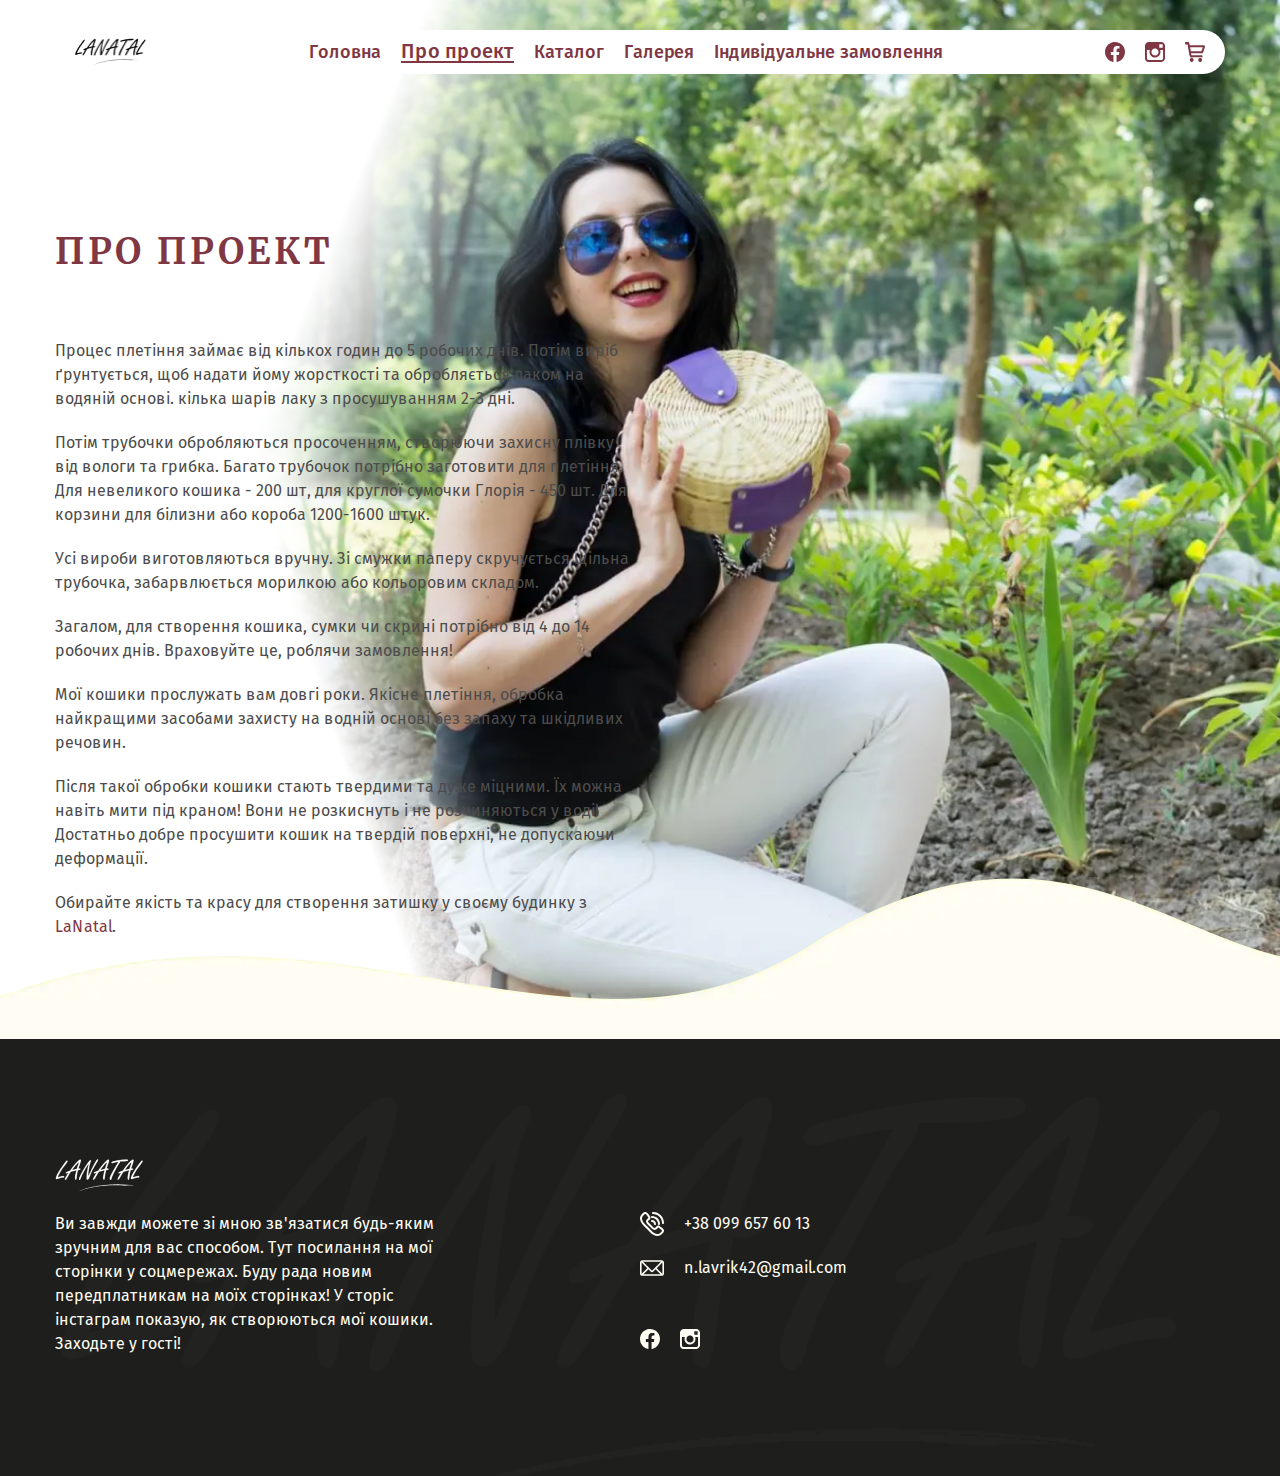
<file: about.html>
<!DOCTYPE html>
<html lang="uk">

    <head>
    <meta charset="UTF-8">
    <meta http-equiv="X-UA-Compatible" content="IE=edge">
    <meta name="viewport" content="width=device-width, initial-scale=1.0">
    <link rel="stylesheet" href="./css/style.min.css" />
    <title>Lanatal</title>
</head>

<body>
    <div class="wrapper">
    
        <header class="header lock-padding">
    <div class="container">
        <div class="header__inner">
            <a class="header__logo" href="index.html">
                <picture><source srcset="img/icons/logo.webp" type="image/webp"><img  class="logo__img" src="img/icons/logo.png" alt="Лого"></picture>
            </a>
            <nav class="header__nav nav">
                    <ul class="nav__list">
                         <li class="nav__list-item">
                            <a class="nav__list-link @@home-status" href="index.html">Головна</a>
                        </li>
                         <li class="nav__list-item">
                            <a class="nav__list-link disabled" href="about.html">Про проект</a>
                        </li>
                         <li class="nav__list-item">
                            <a class="nav__list-link @@catalog-status" href="catalog.html">Каталог</a>
                        </li>
                         <li class="nav__list-item">
                            <a class="nav__list-link @@gallery-status" href="gallery.html">Галерея</a>
                        </li>
                         <li class="nav__list-item">
                            <a class="nav__list-link @@order-status" href="order.html">Індивідуальне замовлення</a>
                        </li>
                    </ul>
            </nav>
            <div class="header__actions">
                <a class="header__social-link facebook" href="#">
                    <svg width="20" height="20" viewBox="0 0 25 25" fill="none" xmlns="http://www.w3.org/2000/svg">
                        <path d="M11.1328 0.0585938C5.64453 0.761719 1.39648 4.69727 0.224609 10.1562C-0.0195312 11.3086 -0.0195312 13.8867 0.224609 15.0195C0.742187 17.3926 1.81641 19.4824 3.41797 21.2207C5.03906 22.9785 7.83203 24.5215 10.1855 24.9414L10.5469 25.0098V20.6055V16.2109H8.93555H7.32422V14.4043V12.5977H8.92578H10.5273L10.5664 10.5664C10.6152 8.28125 10.7422 7.70508 11.377 6.76758C12.3633 5.30273 13.9258 4.75586 16.4844 4.98047C17.207 5.03906 17.8613 5.11719 17.9297 5.14648C18.0371 5.18555 18.0664 5.51758 18.0664 6.68945V8.17383L16.9629 8.23242C15.4199 8.31055 15.0195 8.50586 14.6387 9.32617C14.4922 9.64844 14.4531 9.9707 14.4531 11.1523V12.5977H16.1621C17.7246 12.5977 17.8711 12.6074 17.8711 12.7637C17.8711 12.8613 17.7637 13.6426 17.627 14.502C17.5 15.3613 17.3828 16.0938 17.3828 16.1328C17.3828 16.1816 16.7285 16.2109 15.918 16.2109H14.4531V20.6055V25.0098L14.8242 24.9414C16.3477 24.668 18.5937 23.6816 19.873 22.7344C23.2031 20.2637 25.166 16.1621 24.9707 12.0605C24.8242 8.85742 23.6621 6.15234 21.4746 3.85742C19.7363 2.04102 17.6172 0.849609 15.1367 0.283203C14.3262 0.0976562 11.9043 -0.0390625 11.1328 0.0585938Z" fill="#7F3744"/>
                        <defs>
                        <clipPath id="clip0_259_145">
                        <rect width="25" height="25" fill="white"/>
                        </clipPath>
                        </defs>
                        </svg>
                </a>
                <a class="header__social-link telegram" href="#">
                    <svg width="20" height="20" viewBox="0 0 25 25" fill="none" xmlns="http://www.w3.org/2000/svg">
                        <path d="M4.36374 0.0304699C3.72748 0.0921459 2.83784 0.378105 2.34234 0.675278C1.9482 0.910774 1.37387 1.40419 1.06982 1.77426C0.686937 2.22843 0.298423 2.96856 0.129505 3.55729L0 4.00025V12.4949V20.9896L0.129505 21.4269C0.686937 23.3445 2.22973 24.6678 4.21171 24.9369C4.81982 25.021 20.0901 25.021 20.7489 24.9369C22.7421 24.6902 24.2962 23.3445 24.8705 21.3708L25 20.9335V12.4949V4.05632L24.8705 3.61897C24.2905 1.62287 22.7196 0.27718 20.6982 0.0472908C20.2534 -0.00317383 4.8536 -0.0199947 4.36374 0.0304699ZM22.1002 5.00952V7.11216H19.9887H17.8773V5.00952V2.90688H19.9887H22.1002V5.00952ZM13.4459 8.21113C14.2905 8.39617 15.2534 8.9793 15.8446 9.65775C16.616 10.5437 17.0158 11.8501 16.8694 12.9883C16.6554 14.6592 15.625 15.9769 14.0484 16.6049C13.2264 16.9301 11.982 16.9581 11.1486 16.6778C9.83671 16.2348 8.80068 15.2367 8.34459 13.9752C7.45495 11.5193 8.97523 8.76623 11.5259 8.21113C12.0214 8.1046 12.9561 8.1046 13.4459 8.21113ZM6.10923 9.96053C6.10923 9.98856 6.05856 10.1568 5.99662 10.3418C5.54617 11.6314 5.54054 13.2519 5.97973 14.5975C6.61599 16.5656 8.20946 18.2141 10.1577 18.9094C10.9854 19.2065 11.5259 19.2962 12.4718 19.2962C13.9583 19.2962 15.0901 18.9598 16.2838 18.1636C18.125 16.9357 19.2173 15.0125 19.3243 12.8313C19.3637 12.0127 19.2905 11.3623 19.0766 10.6558C18.9977 10.3867 18.9189 10.1119 18.9077 10.039L18.8795 9.91567L20.7264 9.92689L22.5788 9.94371L22.5957 15.0181C22.6126 20.3728 22.6014 20.6363 22.3536 21.169C22.1959 21.5166 21.7962 21.9596 21.4358 22.1895C20.8559 22.5539 21.3795 22.5315 12.4944 22.5315C4.55518 22.5315 4.42568 22.5315 4.05968 22.4194C3.26577 22.1727 2.63514 21.4718 2.45495 20.6363C2.40991 20.4289 2.39302 18.7748 2.39302 15.1302V9.91567H4.25113C5.2759 9.91567 6.10923 9.9381 6.10923 9.96053Z" fill="#7F3744"/>
                        <defs>
                        <rect width="25" height="25" fill="white"/>
                        </defs>
                        </svg>
                </a>
                <div class="header__cart cart">
                    <a href="#" class="cart__icon">
                        <svg width="20" height="20" viewBox="0 0 25 25" fill="none" xmlns="http://www.w3.org/2000/svg">
                            <path d="M8.38794 19.8002C8.70893 19.8002 9.01302 19.8651 9.30022 19.9948C9.58742 20.1246 9.83661 20.3053 10.0478 20.5371C10.259 20.7688 10.4279 21.0422 10.5546 21.3574C10.6813 21.6725 10.7447 22.0062 10.7447 22.3584C10.7447 22.7106 10.6813 23.0443 10.5546 23.3594C10.4279 23.6746 10.259 23.948 10.0478 24.1797C9.83661 24.4114 9.58742 24.5968 9.30022 24.7358C9.01302 24.8749 8.70893 24.9444 8.38794 24.9444C8.05005 24.9444 7.73751 24.8749 7.45031 24.7358C7.16311 24.5968 6.91392 24.4114 6.70275 24.1797C6.49157 23.948 6.32263 23.6746 6.19592 23.3594C6.06922 23.0443 6.00586 22.7106 6.00586 22.3584C6.00586 22.0062 6.06922 21.6725 6.19592 21.3574C6.32263 21.0422 6.49157 20.7688 6.70275 20.5371C6.91392 20.3053 7.16311 20.1246 7.45031 19.9948C7.73751 19.8651 8.05005 19.8002 8.38794 19.8002ZM18.9299 19.8558C19.2509 19.8558 19.5592 19.9207 19.8548 20.0504C20.1505 20.1802 20.4039 20.361 20.6151 20.5927C20.8262 20.8244 20.9952 21.0978 21.1219 21.413C21.2486 21.7281 21.3119 22.0618 21.3119 22.414C21.3119 22.7662 21.2486 23.0999 21.1219 23.415C20.9952 23.7302 20.8262 24.0036 20.6151 24.2353C20.4039 24.467 20.1505 24.6524 19.8548 24.7915C19.5592 24.9305 19.2509 25 18.9299 25C18.6089 25 18.3048 24.9305 18.0176 24.7915C17.7304 24.6524 17.4812 24.467 17.27 24.2353C17.0589 24.0036 16.8899 23.7302 16.7632 23.415C16.6365 23.0999 16.5731 22.7662 16.5731 22.414C16.5731 22.0618 16.6365 21.7281 16.7632 21.413C16.8899 21.0978 17.0589 20.8244 17.27 20.5927C17.4812 20.361 17.7304 20.1802 18.0176 20.0504C18.3048 19.9207 18.6089 19.8558 18.9299 19.8558ZM23.1872 4.06173C23.6602 4.06173 24.0277 4.13125 24.2895 4.27028C24.5514 4.40931 24.7372 4.58078 24.847 4.7847C24.9569 4.98861 25.0075 5.20643 24.9991 5.43815C24.9906 5.66987 24.9611 5.86915 24.9104 6.03599C24.8597 6.20283 24.7499 6.54578 24.581 7.06483C24.412 7.58388 24.2304 8.15392 24.0361 8.77493C23.8418 9.39594 23.6476 10.0123 23.4533 10.6241C23.259 11.2358 23.1027 11.7178 22.9845 12.07C22.7648 12.8115 22.4903 13.3259 22.1609 13.6133C21.8314 13.9006 21.4218 14.0443 20.9318 14.0443H7.6277L7.98248 16.5468H20.7798C21.5907 16.5468 21.9962 16.9269 21.9962 17.6869C21.9962 18.0577 21.9159 18.3821 21.7554 18.6601C21.5949 18.9382 21.2782 19.068 20.8051 19.0494H7.52634C7.18845 19.0494 6.90548 18.966 6.67741 18.7992C6.44934 18.6323 6.25928 18.4145 6.10723 18.1457C5.95518 17.8769 5.8327 17.5849 5.73978 17.2698C5.64686 16.9547 5.57506 16.6581 5.52438 16.38C5.50749 16.2688 5.46103 16 5.385 15.5736C5.30898 15.1472 5.21606 14.6143 5.10625 13.9747C4.99644 13.3352 4.87396 12.6215 4.7388 11.8336C4.60365 11.0458 4.4685 10.2533 4.33335 9.45619C4.01236 7.58388 3.64913 5.4984 3.24367 3.19973H1.34308C1.08967 3.19973 0.878495 3.13021 0.709554 2.99118C0.540612 2.85215 0.401236 2.68531 0.291424 2.49066C0.181612 2.29602 0.105588 2.08747 0.063353 1.86502C0.0211177 1.64257 0 1.43865 0 1.25328C0 0.882524 0.114035 0.576653 0.342106 0.335664C0.570177 0.0946744 0.878495 -0.0165515 1.26706 0.00198618H3.82652C4.1644 0.00198618 4.43471 0.0575991 4.63744 0.168825C4.84017 0.280051 5.00066 0.419083 5.11892 0.585922C5.23718 0.752761 5.32165 0.924234 5.37233 1.10034C5.42302 1.27645 5.46525 1.42938 5.49904 1.55915C5.53283 1.70745 5.56662 1.916 5.60041 2.18479C5.63419 2.45359 5.66798 2.72702 5.70177 3.00508C5.75245 3.33876 5.80313 3.69098 5.85382 4.06173H23.1872ZM22.2496 6.53651L6.38598 6.48089L7.27292 11.5139L20.5264 11.5417L22.2496 6.53651Z" fill="#7F3744"/>
                            <defs>
                            <rect width="25" height="25" fill="white"/>
                            </defs>
                            </svg>
                            <span>0</span>
                        </a>
                        
                    <div class="cart-content">
                            <h5 class="cart-content__title">ваші товари:</h5>
                            <ul class="cart-content__list">
                               
                            </ul>
                            <div class="cart-content__bottom">
                                <div class="cart-bottom__left">
                                    <div class="cart-bottom__quontity">
                                        <span>кількість товару:</span>
                                        <span class="cart__quontity">0</span>
                                    </div>
                                    <div class="cart-bottom__fullprice">
                                        <span>загальна сума:</span>
                                        <div class="fullprice">0</div>
                                        <span class="fullprice-currency">грн.</span>
                                    </div>
                                </div>
                                <div class="cart-bottom__right">
                                    <a class="cart-bottom__button button popup-link" href="#order-popup">замовити</a>
                                </div>
                            </div>
                    </div>
                </div>
            </div>

            <div class="burger">
                <picture><source srcset="img/icons/tassel-left.webp" type="image/webp"><img class="burger__img tassel-left" src="img/icons/tassel-left.png" alt="Tassel left"></picture>
                <picture><source srcset="img/icons/tassel-right.webp" type="image/webp"><img class="burger__img tassel-right" src="img/icons/tassel-right.png" alt="Tassel right"></picture>
            </div>

        </div>
    </div>

    <div id="order-popup" class="order-popup popup">
        <div class="order-popup__body">
            <div class="order-popup__content">
                <div class="order-popup__head">
                    <picture><source srcset="img/icons/logo.webp" type="image/webp"><img  class="order-popup__logo" src="img/icons/logo.png" alt="Лого"></picture>
                    <a class="order-popup__close close-popup" href="#">
                        <picture><source srcset="img/icons/order-close.webp" type="image/webp"><img src="img/icons/order-close.png" alt="Хрестик"></picture>
                    </a>
                </div>
                <div class="order-popup__inner">
                    <div class="order-popup__left-content">
                        <h5 class="order-popup__title">ваше замовлення:</h5>
                        <div class="left-content__info">
                            <div class="left-content__quontity">
                                <span>кількість товару:</span>
                                <span class="popup-quontity">0</span>
                            </div>
                            <div class="left-content__fullprice">
                                <span>загальна сума:</span>
                                <div class="popup-fullprice">0</div>
                                <span class="popup-fullprice-currency">грн.</span>
                            </div>
                            <div class="left-content__products products-list">
                                <button class="products-list__button" type="button">вибраний товар</button>
                                <img class="products-list__arrow-img" src="img/icons/arrow-right.svg" alt="Стрілка">
                                <div class="products-list__inner">
                                    <ul class="products-list__items">
                                  
                                    </ul>
                                </div>
                            </div>
                        </div>
                        <form id="form" class="left-content__form blank-form" action="#" method="POST">
                                <label class="form-name" for="name">введіть ваше ім’я</label>
                                <input class="form-input _req" id="name" name="name" type="text" tabindex="1" placeholder="ім’я">
    
                                <label class="form-phone" for="phone">введіть ваш телефон</label>
                                <input class="form-input _tel _req" id="phone" name="phone" type="tel" tabindex="2" placeholder="Телефон">
    
                                <label class="form-massage" for="massage">додаткова інформація <span>(необов’язково)</span></label>
                                <div class="form-massage__inner">
                                    <textarea id="massage" name="message" tabindex="3"></textarea>
                                </div>
                        </form>
                    </div>
                    <div class="order-popup__right-content">
                        <div class="right-content__delivery">
                            <h5 class="order-popup__title">спосіб доставки:</h5>
                            <form id="form-delivery" class="right-content__form delivery-form" action="#" method="POST">
                                <div class="delivery-form__variant">
                                    <label for="pickup">
                                            <span>Самовивіз.</span> Моя майстерня знаходиться в м.Ірпінь
                                            <input type="radio" id="pickup" name="delivery" value="pickup" tabindex="4" checked>
                                            <span class="delivery-form__custom-input"></span>
                                        </label>
                                </div>
                                <div class="delivery-form__variant">
                                    <label for="taxi">
                                        <div>
                                            <span>Відправка на таксі за вашою адресою</span>
                                        </div>
                                        <input type="radio" id="taxi" name="delivery" value="taxi" tabindex="4">
                                        <span class="delivery-form__custom-input"></span>
                                    </label>
                                </div>
                                <div class="delivery-form__variant">
                                    <label for="kyiv">
                                        <div>
                                            <span>Зустріч у м.Київ біля метро Академгородок</span>
                                        </div>
                                        <input type="radio" id="kyiv" name="delivery" value="kyiv" tabindex="4">
                                        <span class="delivery-form__custom-input"></span>
                                    </label>
                                </div>
                                <div class="delivery-form__variant">
                                    <label for="nova-mail">
                                        <div>
                                            <span>Відправка Новою Поштою.</span> Відділення Нової Пошти вкажіть у графі “Додаткова інформація”
                                        </div>
                                        <input type="radio" id="nova-mail" name="delivery" value="nova-mail" tabindex="4">
                                        <span class="delivery-form__custom-input"></span>
                                    </label>
                                </div>
                                <div class="delivery-form__variant">
                                    <label for="ukr-mail">
                                        <div>
                                            <span>Відправка Укрпоштою.</span> Індекс Укрпошти вкажіть у графі “Додаткова інформація”
                                        </div>
                                        <input type="radio" id="ukr-mail" name="delivery" value="ukr-mail" tabindex="4">
                                        <span class="delivery-form__custom-input"></span>
                                    </label>
                                </div>
                            </form>
                        </div>
                        <div class="right-content__connection">
                            <h5 class="order-popup__title">спосіб зв’язку з вами:</h5>
                            <form id="form-connection" class="right-content__form connection-form" action="#" method="POST">
                                <div class="connection-form__variant">
                                    <label for="call">
                                            Передзвонити Вам
                                        <input type="radio" id="call" name="connection" value="call" tabindex="5" checked>
                                        <span class="connection-form__custom-input"></span>
                                    </label>
                                </div>
                                <div class="connection-form__variant">
                                    <label for="telegram">
                                            Написати в telegram
                                        <input type="radio" id="telegram" name="connection" value="telegram" tabindex="5">
                                        <span class="connection-form__custom-input"></span>
                                    </label>
                                </div>
                            </form>
                        </div>
                        <p class="right-content__text">Після оформлення замовлення Я зв’яжусь з Вами зручним для Вас способом для обговорення умов оплати, уточнення щодо доставки та інших питань які могли виникнути</p>
                    </div>
                </div>
                <button class="order-popup__button button" type="submit" form="form">оформити замовлення</button>
            </div>
        </div>
    </div>
</header>
    
        <div class="main">
    
            <section class="about">
                <div class="about__bg">
                    <div class="about__bg-leaner"></div>
                    <picture><source srcset="img/about/about-main-photo.webp" type="image/webp"><img class="about__bg-img" src="img/about/about-main-photo.png" alt="Фото"></picture>
                </div>
                <picture><source srcset="img/vector.webp" type="image/webp"><img class="about__bg-vector" src="img/vector.png" alt="Фото"></picture>
                <div class="container">
                    <div class="about__inner">
                            <h2 class="about__title --animation --hold-animation">Про проект</h2>
                            <ul class="about__list --animation --hold-animation">
                                <li>
                                    <p>Процес плетіння займає від кількох годин до 5 робочих днів. Потім виріб ґрунтується, щоб надати йому жорсткості та обробляється лаком на водяній основі. кілька шарів лаку з просушуванням 2-3 дні.</p>
                                </li>
                                <li>
                                    <p>Потім трубочки обробляються просоченням, створюючи захисну плівку від вологи та грибка. Багато трубочок потрібно заготовити для плетіння. Для невеликого кошика - 200 шт, для круглої сумочки Глорія - 450 шт. Для корзини для білизни або короба 1200-1600 штук.</p>
                                </li>
                                <li>
                                    <p>Усі вироби виготовляються вручну. Зі смужки паперу скручується щільна трубочка, забарвлюється морилкою або кольоровим складом.</p>
                                </li>
                                <li>
                                    <p>Загалом, для створення кошика, сумки чи скрині потрібно від 4 до 14 робочих днів. Враховуйте це, роблячи замовлення!</p>
                                </li>
                                <li>
                                    <p>Мої кошики прослужать вам довгі роки. Якісне плетіння, обробка найкращими засобами захисту на водній основі без запаху та шкідливих речовин.</p>
                                </li>
                                <li>
                                    <p>Після такої обробки кошики стають твердими та дуже міцними. Їх можна навіть мити під краном! Вони не розкиснуть і не розчиняються у воді! Достатньо добре просушити кошик на твердій поверхні, не допускаючи деформації.</p>
                                </li>
                                <li>
                                    <p>Обирайте якість та красу для створення затишку у своєму будинку з <span>LaNatal</span>.</p>
                                </li>
                            </ul>
                    </div>
                </div>
            </section>
    
    
        </div>
        <footer class="footer" style="background-image: url('img/icons/bg-footer.png');">
    <div class="container">
            <picture><source srcset="img/icons/footer-logo.webp" type="image/webp"><img class="footer__logo" src="img/icons/footer-logo.png" alt="Лого"></picture>
            <div class="footer__inner">
                <div class="footer__info">
                    <p class="footer__text">Ви завжди можете зі мною зв'язатися будь-яким зручним для вас способом. Тут посилання на мої сторінки у соцмережах. Буду рада новим передплатникам на моїх сторінках! У сторіс інстаграм показую, як створюються мої кошики. Заходьте у гості!</p>
                </div>
                <div class="footer__social">
                    <a class="footer__phone" href="phone:+380996576013">+38 099 657 60 13</a>
                    <a class="footer__email" href="email:n.lavrik42@gmail.com">n.lavrik42@gmail.com</a>
                    <div class="footer__social-links">
                        <a class="footer__social-facebook" href="#">
                            <svg width="20" height="20" viewBox="0 0 25 25" fill="none" xmlns="http://www.w3.org/2000/svg">
                                <path d="M11.1328 0.0585938C5.64453 0.761719 1.39648 4.69727 0.224609 10.1562C-0.0195312 11.3086 -0.0195312 13.8867 0.224609 15.0195C0.742187 17.3926 1.81641 19.4824 3.41797 21.2207C5.03906 22.9785 7.83203 24.5215 10.1855 24.9414L10.5469 25.0098V20.6055V16.2109H8.93555H7.32422V14.4043V12.5977H8.92578H10.5273L10.5664 10.5664C10.6152 8.28125 10.7422 7.70508 11.377 6.76758C12.3633 5.30273 13.9258 4.75586 16.4844 4.98047C17.207 5.03906 17.8613 5.11719 17.9297 5.14648C18.0371 5.18555 18.0664 5.51758 18.0664 6.68945V8.17383L16.9629 8.23242C15.4199 8.31055 15.0195 8.50586 14.6387 9.32617C14.4922 9.64844 14.4531 9.9707 14.4531 11.1523V12.5977H16.1621C17.7246 12.5977 17.8711 12.6074 17.8711 12.7637C17.8711 12.8613 17.7637 13.6426 17.627 14.502C17.5 15.3613 17.3828 16.0938 17.3828 16.1328C17.3828 16.1816 16.7285 16.2109 15.918 16.2109H14.4531V20.6055V25.0098L14.8242 24.9414C16.3477 24.668 18.5937 23.6816 19.873 22.7344C23.2031 20.2637 25.166 16.1621 24.9707 12.0605C24.8242 8.85742 23.6621 6.15234 21.4746 3.85742C19.7363 2.04102 17.6172 0.849609 15.1367 0.283203C14.3262 0.0976562 11.9043 -0.0390625 11.1328 0.0585938Z" fill="#7F3744"/>
                                <defs>
                                <rect width="25" height="25" fill="white"/>
                                </defs>
                            </svg>
                        </a>
                        <a class="footer__social-telegram" href="#">
                            <svg width="20" height="20" viewBox="0 0 25 25" fill="none" xmlns="http://www.w3.org/2000/svg">
                                <path d="M4.36374 0.0304699C3.72748 0.0921459 2.83784 0.378105 2.34234 0.675278C1.9482 0.910774 1.37387 1.40419 1.06982 1.77426C0.686937 2.22843 0.298423 2.96856 0.129505 3.55729L0 4.00025V12.4949V20.9896L0.129505 21.4269C0.686937 23.3445 2.22973 24.6678 4.21171 24.9369C4.81982 25.021 20.0901 25.021 20.7489 24.9369C22.7421 24.6902 24.2962 23.3445 24.8705 21.3708L25 20.9335V12.4949V4.05632L24.8705 3.61897C24.2905 1.62287 22.7196 0.27718 20.6982 0.0472908C20.2534 -0.00317383 4.8536 -0.0199947 4.36374 0.0304699ZM22.1002 5.00952V7.11216H19.9887H17.8773V5.00952V2.90688H19.9887H22.1002V5.00952ZM13.4459 8.21113C14.2905 8.39617 15.2534 8.9793 15.8446 9.65775C16.616 10.5437 17.0158 11.8501 16.8694 12.9883C16.6554 14.6592 15.625 15.9769 14.0484 16.6049C13.2264 16.9301 11.982 16.9581 11.1486 16.6778C9.83671 16.2348 8.80068 15.2367 8.34459 13.9752C7.45495 11.5193 8.97523 8.76623 11.5259 8.21113C12.0214 8.1046 12.9561 8.1046 13.4459 8.21113ZM6.10923 9.96053C6.10923 9.98856 6.05856 10.1568 5.99662 10.3418C5.54617 11.6314 5.54054 13.2519 5.97973 14.5975C6.61599 16.5656 8.20946 18.2141 10.1577 18.9094C10.9854 19.2065 11.5259 19.2962 12.4718 19.2962C13.9583 19.2962 15.0901 18.9598 16.2838 18.1636C18.125 16.9357 19.2173 15.0125 19.3243 12.8313C19.3637 12.0127 19.2905 11.3623 19.0766 10.6558C18.9977 10.3867 18.9189 10.1119 18.9077 10.039L18.8795 9.91567L20.7264 9.92689L22.5788 9.94371L22.5957 15.0181C22.6126 20.3728 22.6014 20.6363 22.3536 21.169C22.1959 21.5166 21.7962 21.9596 21.4358 22.1895C20.8559 22.5539 21.3795 22.5315 12.4944 22.5315C4.55518 22.5315 4.42568 22.5315 4.05968 22.4194C3.26577 22.1727 2.63514 21.4718 2.45495 20.6363C2.40991 20.4289 2.39302 18.7748 2.39302 15.1302V9.91567H4.25113C5.2759 9.91567 6.10923 9.9381 6.10923 9.96053Z" fill="#7F3744"/>
                                <defs>
                                <rect width="25" height="25" fill="white"/>
                                </defs>
                                </svg>
                        </a>
                    </div>
                </div>
            </div>
    </div>
</footer>
    </div>
    <script src="./js/app.min.js"></script>
</body>
</html>
</file>
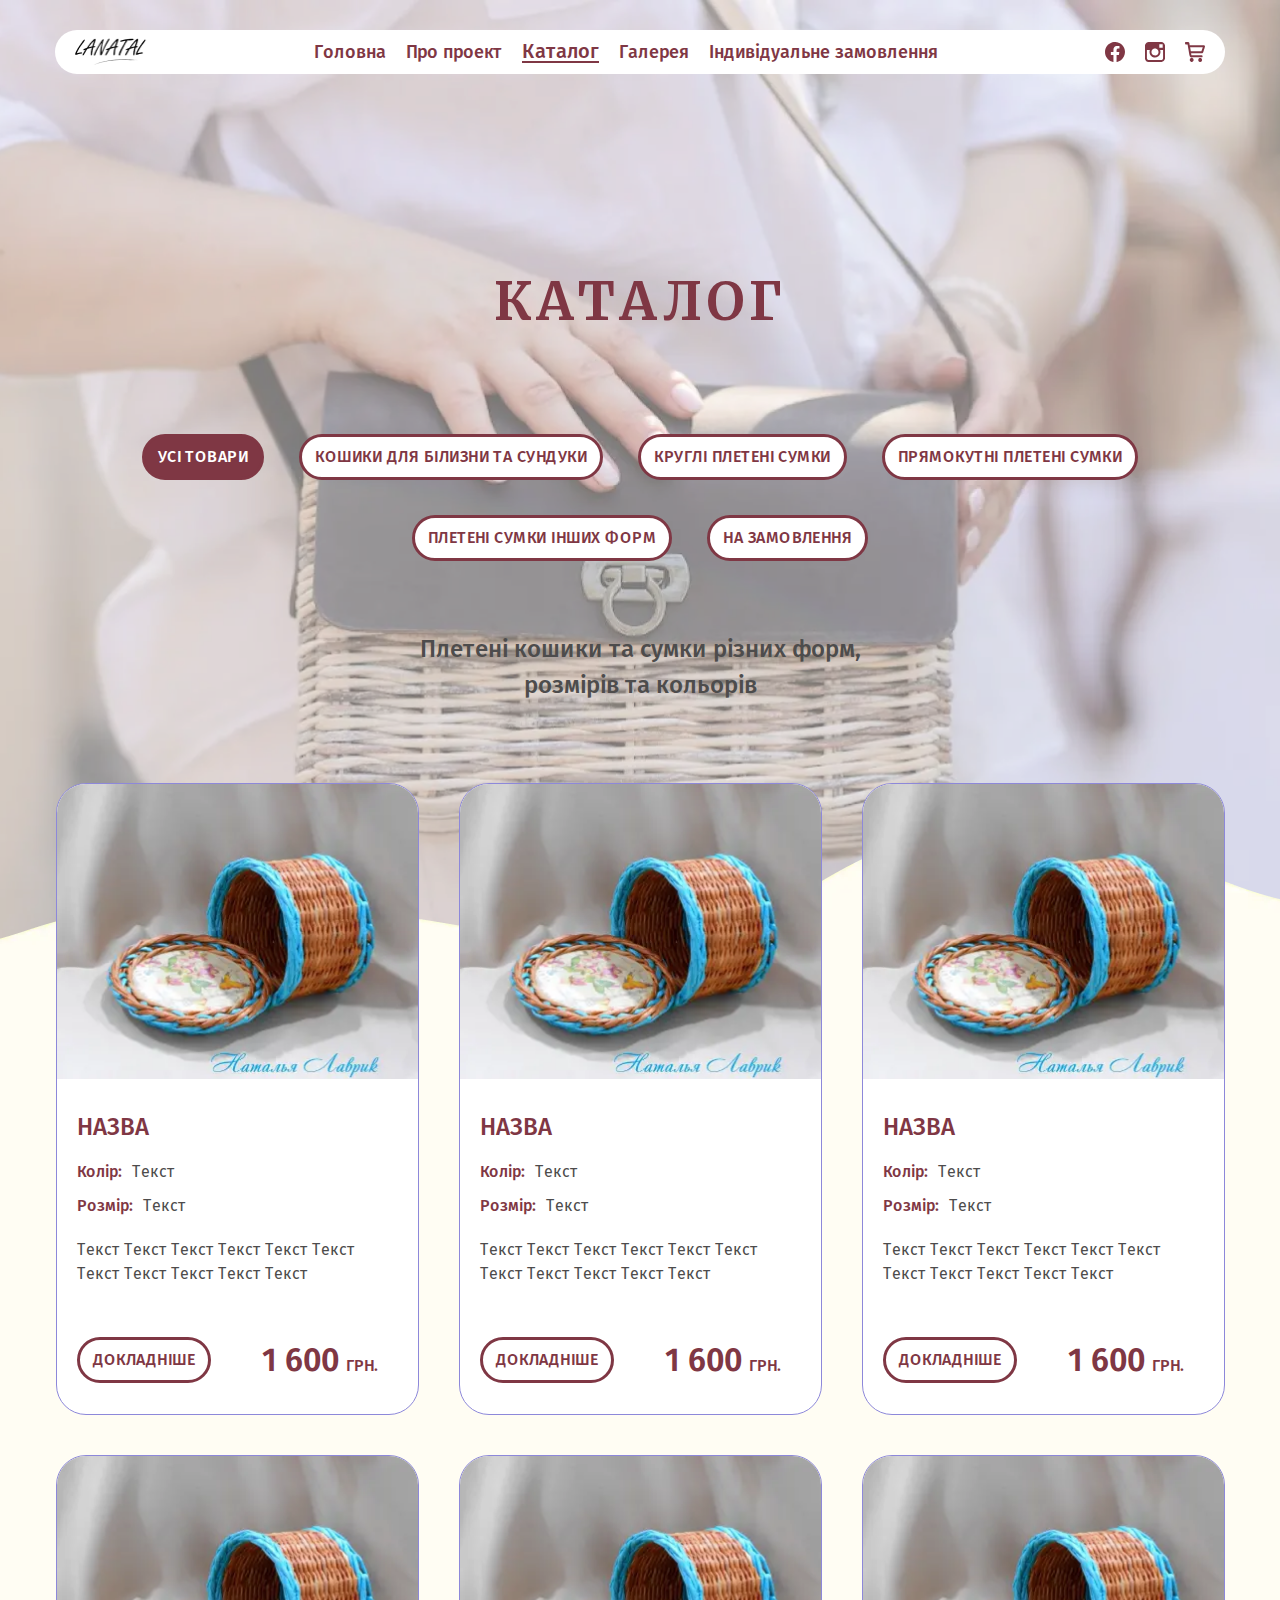
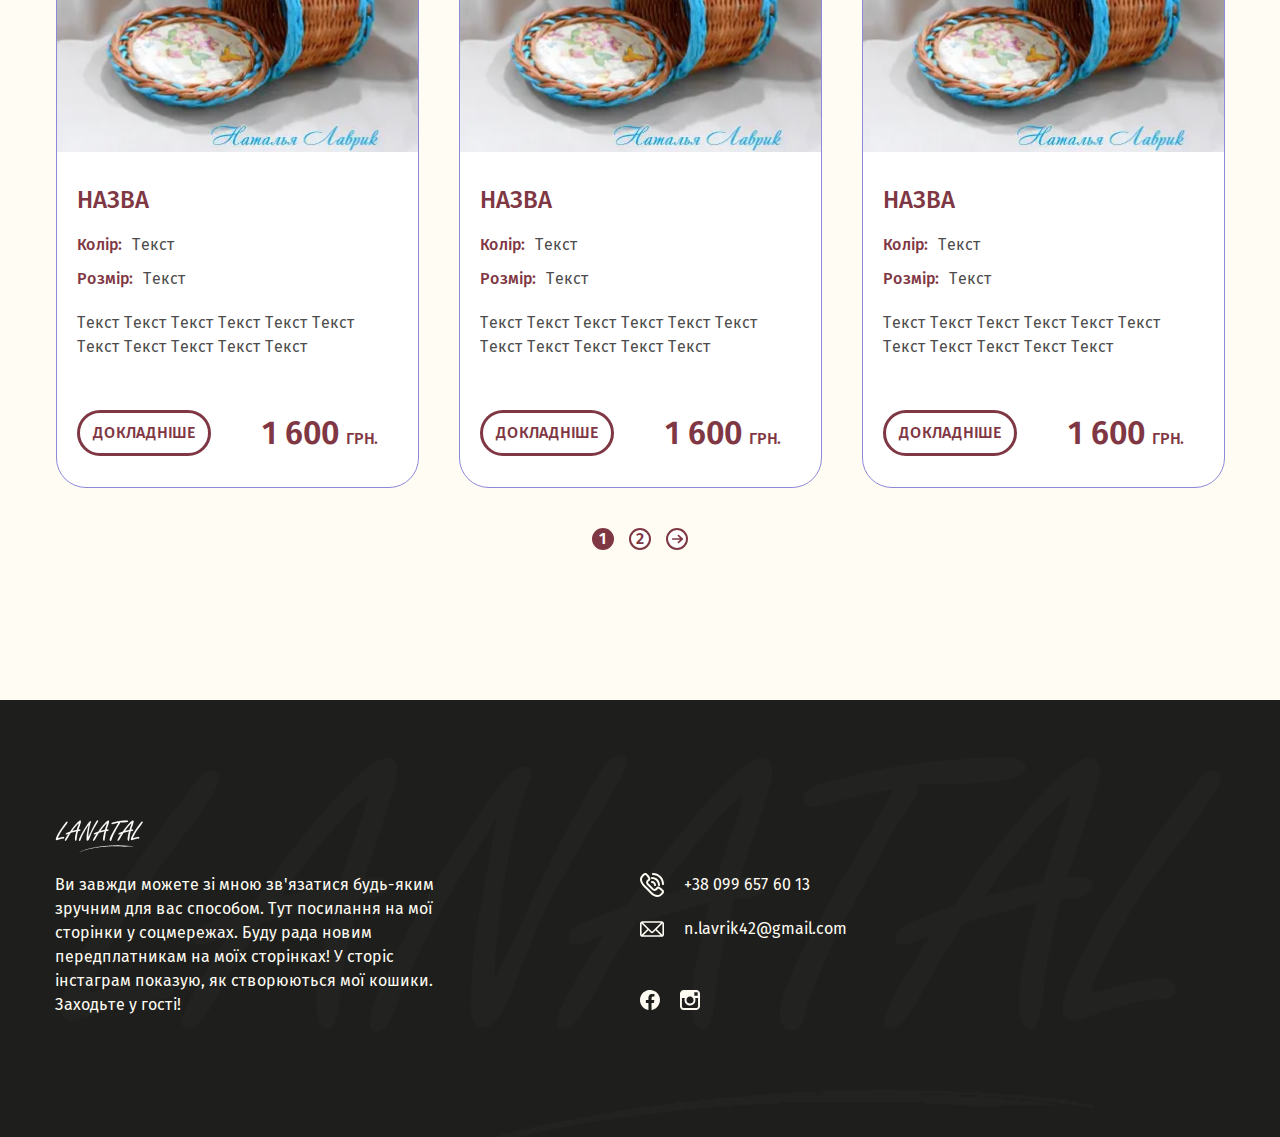
<file: catalog.html>
<!DOCTYPE html>
<html lang="uk">

    <head>
    <meta charset="UTF-8">
    <meta http-equiv="X-UA-Compatible" content="IE=edge">
    <meta name="viewport" content="width=device-width, initial-scale=1.0">
    <link rel="stylesheet" href="./css/style.min.css" />
    <title>Lanatal</title>
</head>

<body>
    <div class="wrapper">
        <header class="header lock-padding">
    <div class="container">
        <div class="header__inner">
            <a class="header__logo" href="index.html">
                <picture><source srcset="img/icons/logo.webp" type="image/webp"><img  class="logo__img" src="img/icons/logo.png" alt="Лого"></picture>
            </a>
            <nav class="header__nav nav">
                    <ul class="nav__list">
                         <li class="nav__list-item">
                            <a class="nav__list-link @@home-status" href="index.html">Головна</a>
                        </li>
                         <li class="nav__list-item">
                            <a class="nav__list-link @@about-status" href="about.html">Про проект</a>
                        </li>
                         <li class="nav__list-item">
                            <a class="nav__list-link disabled" href="catalog.html">Каталог</a>
                        </li>
                         <li class="nav__list-item">
                            <a class="nav__list-link @@gallery-status" href="gallery.html">Галерея</a>
                        </li>
                         <li class="nav__list-item">
                            <a class="nav__list-link @@order-status" href="order.html">Індивідуальне замовлення</a>
                        </li>
                    </ul>
            </nav>
            <div class="header__actions">
                <a class="header__social-link facebook" href="#">
                    <svg width="20" height="20" viewBox="0 0 25 25" fill="none" xmlns="http://www.w3.org/2000/svg">
                        <path d="M11.1328 0.0585938C5.64453 0.761719 1.39648 4.69727 0.224609 10.1562C-0.0195312 11.3086 -0.0195312 13.8867 0.224609 15.0195C0.742187 17.3926 1.81641 19.4824 3.41797 21.2207C5.03906 22.9785 7.83203 24.5215 10.1855 24.9414L10.5469 25.0098V20.6055V16.2109H8.93555H7.32422V14.4043V12.5977H8.92578H10.5273L10.5664 10.5664C10.6152 8.28125 10.7422 7.70508 11.377 6.76758C12.3633 5.30273 13.9258 4.75586 16.4844 4.98047C17.207 5.03906 17.8613 5.11719 17.9297 5.14648C18.0371 5.18555 18.0664 5.51758 18.0664 6.68945V8.17383L16.9629 8.23242C15.4199 8.31055 15.0195 8.50586 14.6387 9.32617C14.4922 9.64844 14.4531 9.9707 14.4531 11.1523V12.5977H16.1621C17.7246 12.5977 17.8711 12.6074 17.8711 12.7637C17.8711 12.8613 17.7637 13.6426 17.627 14.502C17.5 15.3613 17.3828 16.0938 17.3828 16.1328C17.3828 16.1816 16.7285 16.2109 15.918 16.2109H14.4531V20.6055V25.0098L14.8242 24.9414C16.3477 24.668 18.5937 23.6816 19.873 22.7344C23.2031 20.2637 25.166 16.1621 24.9707 12.0605C24.8242 8.85742 23.6621 6.15234 21.4746 3.85742C19.7363 2.04102 17.6172 0.849609 15.1367 0.283203C14.3262 0.0976562 11.9043 -0.0390625 11.1328 0.0585938Z" fill="#7F3744"/>
                        <defs>
                        <clipPath id="clip0_259_145">
                        <rect width="25" height="25" fill="white"/>
                        </clipPath>
                        </defs>
                        </svg>
                </a>
                <a class="header__social-link telegram" href="#">
                    <svg width="20" height="20" viewBox="0 0 25 25" fill="none" xmlns="http://www.w3.org/2000/svg">
                        <path d="M4.36374 0.0304699C3.72748 0.0921459 2.83784 0.378105 2.34234 0.675278C1.9482 0.910774 1.37387 1.40419 1.06982 1.77426C0.686937 2.22843 0.298423 2.96856 0.129505 3.55729L0 4.00025V12.4949V20.9896L0.129505 21.4269C0.686937 23.3445 2.22973 24.6678 4.21171 24.9369C4.81982 25.021 20.0901 25.021 20.7489 24.9369C22.7421 24.6902 24.2962 23.3445 24.8705 21.3708L25 20.9335V12.4949V4.05632L24.8705 3.61897C24.2905 1.62287 22.7196 0.27718 20.6982 0.0472908C20.2534 -0.00317383 4.8536 -0.0199947 4.36374 0.0304699ZM22.1002 5.00952V7.11216H19.9887H17.8773V5.00952V2.90688H19.9887H22.1002V5.00952ZM13.4459 8.21113C14.2905 8.39617 15.2534 8.9793 15.8446 9.65775C16.616 10.5437 17.0158 11.8501 16.8694 12.9883C16.6554 14.6592 15.625 15.9769 14.0484 16.6049C13.2264 16.9301 11.982 16.9581 11.1486 16.6778C9.83671 16.2348 8.80068 15.2367 8.34459 13.9752C7.45495 11.5193 8.97523 8.76623 11.5259 8.21113C12.0214 8.1046 12.9561 8.1046 13.4459 8.21113ZM6.10923 9.96053C6.10923 9.98856 6.05856 10.1568 5.99662 10.3418C5.54617 11.6314 5.54054 13.2519 5.97973 14.5975C6.61599 16.5656 8.20946 18.2141 10.1577 18.9094C10.9854 19.2065 11.5259 19.2962 12.4718 19.2962C13.9583 19.2962 15.0901 18.9598 16.2838 18.1636C18.125 16.9357 19.2173 15.0125 19.3243 12.8313C19.3637 12.0127 19.2905 11.3623 19.0766 10.6558C18.9977 10.3867 18.9189 10.1119 18.9077 10.039L18.8795 9.91567L20.7264 9.92689L22.5788 9.94371L22.5957 15.0181C22.6126 20.3728 22.6014 20.6363 22.3536 21.169C22.1959 21.5166 21.7962 21.9596 21.4358 22.1895C20.8559 22.5539 21.3795 22.5315 12.4944 22.5315C4.55518 22.5315 4.42568 22.5315 4.05968 22.4194C3.26577 22.1727 2.63514 21.4718 2.45495 20.6363C2.40991 20.4289 2.39302 18.7748 2.39302 15.1302V9.91567H4.25113C5.2759 9.91567 6.10923 9.9381 6.10923 9.96053Z" fill="#7F3744"/>
                        <defs>
                        <rect width="25" height="25" fill="white"/>
                        </defs>
                        </svg>
                </a>
                <div class="header__cart cart">
                    <a href="#" class="cart__icon">
                        <svg width="20" height="20" viewBox="0 0 25 25" fill="none" xmlns="http://www.w3.org/2000/svg">
                            <path d="M8.38794 19.8002C8.70893 19.8002 9.01302 19.8651 9.30022 19.9948C9.58742 20.1246 9.83661 20.3053 10.0478 20.5371C10.259 20.7688 10.4279 21.0422 10.5546 21.3574C10.6813 21.6725 10.7447 22.0062 10.7447 22.3584C10.7447 22.7106 10.6813 23.0443 10.5546 23.3594C10.4279 23.6746 10.259 23.948 10.0478 24.1797C9.83661 24.4114 9.58742 24.5968 9.30022 24.7358C9.01302 24.8749 8.70893 24.9444 8.38794 24.9444C8.05005 24.9444 7.73751 24.8749 7.45031 24.7358C7.16311 24.5968 6.91392 24.4114 6.70275 24.1797C6.49157 23.948 6.32263 23.6746 6.19592 23.3594C6.06922 23.0443 6.00586 22.7106 6.00586 22.3584C6.00586 22.0062 6.06922 21.6725 6.19592 21.3574C6.32263 21.0422 6.49157 20.7688 6.70275 20.5371C6.91392 20.3053 7.16311 20.1246 7.45031 19.9948C7.73751 19.8651 8.05005 19.8002 8.38794 19.8002ZM18.9299 19.8558C19.2509 19.8558 19.5592 19.9207 19.8548 20.0504C20.1505 20.1802 20.4039 20.361 20.6151 20.5927C20.8262 20.8244 20.9952 21.0978 21.1219 21.413C21.2486 21.7281 21.3119 22.0618 21.3119 22.414C21.3119 22.7662 21.2486 23.0999 21.1219 23.415C20.9952 23.7302 20.8262 24.0036 20.6151 24.2353C20.4039 24.467 20.1505 24.6524 19.8548 24.7915C19.5592 24.9305 19.2509 25 18.9299 25C18.6089 25 18.3048 24.9305 18.0176 24.7915C17.7304 24.6524 17.4812 24.467 17.27 24.2353C17.0589 24.0036 16.8899 23.7302 16.7632 23.415C16.6365 23.0999 16.5731 22.7662 16.5731 22.414C16.5731 22.0618 16.6365 21.7281 16.7632 21.413C16.8899 21.0978 17.0589 20.8244 17.27 20.5927C17.4812 20.361 17.7304 20.1802 18.0176 20.0504C18.3048 19.9207 18.6089 19.8558 18.9299 19.8558ZM23.1872 4.06173C23.6602 4.06173 24.0277 4.13125 24.2895 4.27028C24.5514 4.40931 24.7372 4.58078 24.847 4.7847C24.9569 4.98861 25.0075 5.20643 24.9991 5.43815C24.9906 5.66987 24.9611 5.86915 24.9104 6.03599C24.8597 6.20283 24.7499 6.54578 24.581 7.06483C24.412 7.58388 24.2304 8.15392 24.0361 8.77493C23.8418 9.39594 23.6476 10.0123 23.4533 10.6241C23.259 11.2358 23.1027 11.7178 22.9845 12.07C22.7648 12.8115 22.4903 13.3259 22.1609 13.6133C21.8314 13.9006 21.4218 14.0443 20.9318 14.0443H7.6277L7.98248 16.5468H20.7798C21.5907 16.5468 21.9962 16.9269 21.9962 17.6869C21.9962 18.0577 21.9159 18.3821 21.7554 18.6601C21.5949 18.9382 21.2782 19.068 20.8051 19.0494H7.52634C7.18845 19.0494 6.90548 18.966 6.67741 18.7992C6.44934 18.6323 6.25928 18.4145 6.10723 18.1457C5.95518 17.8769 5.8327 17.5849 5.73978 17.2698C5.64686 16.9547 5.57506 16.6581 5.52438 16.38C5.50749 16.2688 5.46103 16 5.385 15.5736C5.30898 15.1472 5.21606 14.6143 5.10625 13.9747C4.99644 13.3352 4.87396 12.6215 4.7388 11.8336C4.60365 11.0458 4.4685 10.2533 4.33335 9.45619C4.01236 7.58388 3.64913 5.4984 3.24367 3.19973H1.34308C1.08967 3.19973 0.878495 3.13021 0.709554 2.99118C0.540612 2.85215 0.401236 2.68531 0.291424 2.49066C0.181612 2.29602 0.105588 2.08747 0.063353 1.86502C0.0211177 1.64257 0 1.43865 0 1.25328C0 0.882524 0.114035 0.576653 0.342106 0.335664C0.570177 0.0946744 0.878495 -0.0165515 1.26706 0.00198618H3.82652C4.1644 0.00198618 4.43471 0.0575991 4.63744 0.168825C4.84017 0.280051 5.00066 0.419083 5.11892 0.585922C5.23718 0.752761 5.32165 0.924234 5.37233 1.10034C5.42302 1.27645 5.46525 1.42938 5.49904 1.55915C5.53283 1.70745 5.56662 1.916 5.60041 2.18479C5.63419 2.45359 5.66798 2.72702 5.70177 3.00508C5.75245 3.33876 5.80313 3.69098 5.85382 4.06173H23.1872ZM22.2496 6.53651L6.38598 6.48089L7.27292 11.5139L20.5264 11.5417L22.2496 6.53651Z" fill="#7F3744"/>
                            <defs>
                            <rect width="25" height="25" fill="white"/>
                            </defs>
                            </svg>
                            <span>0</span>
                        </a>
                        
                    <div class="cart-content">
                            <h5 class="cart-content__title">ваші товари:</h5>
                            <ul class="cart-content__list">
                               
                            </ul>
                            <div class="cart-content__bottom">
                                <div class="cart-bottom__left">
                                    <div class="cart-bottom__quontity">
                                        <span>кількість товару:</span>
                                        <span class="cart__quontity">0</span>
                                    </div>
                                    <div class="cart-bottom__fullprice">
                                        <span>загальна сума:</span>
                                        <div class="fullprice">0</div>
                                        <span class="fullprice-currency">грн.</span>
                                    </div>
                                </div>
                                <div class="cart-bottom__right">
                                    <a class="cart-bottom__button button popup-link" href="#order-popup">замовити</a>
                                </div>
                            </div>
                    </div>
                </div>
            </div>

            <div class="burger">
                <picture><source srcset="img/icons/tassel-left.webp" type="image/webp"><img class="burger__img tassel-left" src="img/icons/tassel-left.png" alt="Tassel left"></picture>
                <picture><source srcset="img/icons/tassel-right.webp" type="image/webp"><img class="burger__img tassel-right" src="img/icons/tassel-right.png" alt="Tassel right"></picture>
            </div>

        </div>
    </div>

    <div id="order-popup" class="order-popup popup">
        <div class="order-popup__body">
            <div class="order-popup__content">
                <div class="order-popup__head">
                    <picture><source srcset="img/icons/logo.webp" type="image/webp"><img  class="order-popup__logo" src="img/icons/logo.png" alt="Лого"></picture>
                    <a class="order-popup__close close-popup" href="#">
                        <picture><source srcset="img/icons/order-close.webp" type="image/webp"><img src="img/icons/order-close.png" alt="Хрестик"></picture>
                    </a>
                </div>
                <div class="order-popup__inner">
                    <div class="order-popup__left-content">
                        <h5 class="order-popup__title">ваше замовлення:</h5>
                        <div class="left-content__info">
                            <div class="left-content__quontity">
                                <span>кількість товару:</span>
                                <span class="popup-quontity">0</span>
                            </div>
                            <div class="left-content__fullprice">
                                <span>загальна сума:</span>
                                <div class="popup-fullprice">0</div>
                                <span class="popup-fullprice-currency">грн.</span>
                            </div>
                            <div class="left-content__products products-list">
                                <button class="products-list__button" type="button">вибраний товар</button>
                                <img class="products-list__arrow-img" src="img/icons/arrow-right.svg" alt="Стрілка">
                                <div class="products-list__inner">
                                    <ul class="products-list__items">
                                  
                                    </ul>
                                </div>
                            </div>
                        </div>
                        <form id="form" class="left-content__form blank-form" action="#" method="POST">
                                <label class="form-name" for="name">введіть ваше ім’я</label>
                                <input class="form-input _req" id="name" name="name" type="text" tabindex="1" placeholder="ім’я">
    
                                <label class="form-phone" for="phone">введіть ваш телефон</label>
                                <input class="form-input _tel _req" id="phone" name="phone" type="tel" tabindex="2" placeholder="Телефон">
    
                                <label class="form-massage" for="massage">додаткова інформація <span>(необов’язково)</span></label>
                                <div class="form-massage__inner">
                                    <textarea id="massage" name="message" tabindex="3"></textarea>
                                </div>
                        </form>
                    </div>
                    <div class="order-popup__right-content">
                        <div class="right-content__delivery">
                            <h5 class="order-popup__title">спосіб доставки:</h5>
                            <form id="form-delivery" class="right-content__form delivery-form" action="#" method="POST">
                                <div class="delivery-form__variant">
                                    <label for="pickup">
                                            <span>Самовивіз.</span> Моя майстерня знаходиться в м.Ірпінь
                                            <input type="radio" id="pickup" name="delivery" value="pickup" tabindex="4" checked>
                                            <span class="delivery-form__custom-input"></span>
                                        </label>
                                </div>
                                <div class="delivery-form__variant">
                                    <label for="taxi">
                                        <div>
                                            <span>Відправка на таксі за вашою адресою</span>
                                        </div>
                                        <input type="radio" id="taxi" name="delivery" value="taxi" tabindex="4">
                                        <span class="delivery-form__custom-input"></span>
                                    </label>
                                </div>
                                <div class="delivery-form__variant">
                                    <label for="kyiv">
                                        <div>
                                            <span>Зустріч у м.Київ біля метро Академгородок</span>
                                        </div>
                                        <input type="radio" id="kyiv" name="delivery" value="kyiv" tabindex="4">
                                        <span class="delivery-form__custom-input"></span>
                                    </label>
                                </div>
                                <div class="delivery-form__variant">
                                    <label for="nova-mail">
                                        <div>
                                            <span>Відправка Новою Поштою.</span> Відділення Нової Пошти вкажіть у графі “Додаткова інформація”
                                        </div>
                                        <input type="radio" id="nova-mail" name="delivery" value="nova-mail" tabindex="4">
                                        <span class="delivery-form__custom-input"></span>
                                    </label>
                                </div>
                                <div class="delivery-form__variant">
                                    <label for="ukr-mail">
                                        <div>
                                            <span>Відправка Укрпоштою.</span> Індекс Укрпошти вкажіть у графі “Додаткова інформація”
                                        </div>
                                        <input type="radio" id="ukr-mail" name="delivery" value="ukr-mail" tabindex="4">
                                        <span class="delivery-form__custom-input"></span>
                                    </label>
                                </div>
                            </form>
                        </div>
                        <div class="right-content__connection">
                            <h5 class="order-popup__title">спосіб зв’язку з вами:</h5>
                            <form id="form-connection" class="right-content__form connection-form" action="#" method="POST">
                                <div class="connection-form__variant">
                                    <label for="call">
                                            Передзвонити Вам
                                        <input type="radio" id="call" name="connection" value="call" tabindex="5" checked>
                                        <span class="connection-form__custom-input"></span>
                                    </label>
                                </div>
                                <div class="connection-form__variant">
                                    <label for="telegram">
                                            Написати в telegram
                                        <input type="radio" id="telegram" name="connection" value="telegram" tabindex="5">
                                        <span class="connection-form__custom-input"></span>
                                    </label>
                                </div>
                            </form>
                        </div>
                        <p class="right-content__text">Після оформлення замовлення Я зв’яжусь з Вами зручним для Вас способом для обговорення умов оплати, уточнення щодо доставки та інших питань які могли виникнути</p>
                    </div>
                </div>
                <button class="order-popup__button button" type="submit" form="form">оформити замовлення</button>
            </div>
        </div>
    </div>
</header>

        <div class="main">
            <section class="catalog">
                <div class="catalog__bg">
                    <div class="catalog__bg-leaner"></div>
                    <picture><source srcset="img/catalog/catalog-main-photo.webp" type="image/webp"><img class="catalog__bg-img" src="img/catalog/catalog-main-photo.jpg" alt="Фото"></picture>
                    <picture><source srcset="img/vector.webp" type="image/webp"><img class="catalog__bg-vector" src="img/vector.png" alt="Вектор"></picture>
                </div>
                <div class="container">
                    <div class="catalog__inner">
                        <h2 class="catalog__title --animation --hold-animation">каталог</h2>
                        <div class="catalog__controller">
                            <button type="button" class="catalog__button catalog__button-all button" data-filter="all">усі товари</button>
                            <button type="button" class="catalog__button catalog__button-button button" data-filter=".baskets">кошики для білизни та сундуки</button>
                            <button type="button" class="catalog__button button" data-filter=".circle-bags">круглі плетені сумки</button>
                            <button type="button" class="catalog__button button" data-filter=".straight-cut-bags">прямокутні плетені сумки</button>
                            <button type="button" class="catalog__button button" data-filter=".other-bags">плетені сумки інших форм</button>
                            <button type="button" class="catalog__button button" data-filter=".orer">на замовлення</button>
                        </div>

                        <div class="catalog__box">

                            <p class="catalog__text">Плетені кошики та сумки різних форм, розмірів та кольорів</p>

                            <div class="catalog__items">
                                <article class="catalog__card card mix baskets" data-order="1">
                                    <picture><source srcset="img/home-page/shop/card-img.webp" type="image/webp"><img class="card__img" src="img/home-page/shop/card-img.jpg" alt="Картка товару"></picture>
                                    <div class="card__inner">
                                        <div class="card__top">
                                            <h4 class="card__title">назва</h4>
                                            <ul class="card__items">
                                                <li class="card__item">
                                                    <div>колір:<span>Текст</span></div>
                                                </li>
                                                <li class="card__item">
                                                    <div>Розмір:<span>Текст </span></div>
                                                </li>
                                            </ul>
                                            <p class="card__text">Текст Текст Текст Текст Текст Текст Текст
                                                Текст Текст Текст Текст</p>
                                        </div>
                                        <div class="card__bottom">
                                            <a class="card__button button" href="product-card.html" target="_blank">докладніше</a>
                                            <div class="card__price">1 600<span>грн.</span></div>
                                        </div>
                                    </div>
                                </article>
                                <article class="catalog__card card mix circle-bags" data-order="2">
                                    <picture><source srcset="img/home-page/shop/card-img.webp" type="image/webp"><img class="card__img" src="img/home-page/shop/card-img.jpg" alt="Картка товару"></picture>
                                    <div class="card__inner">
                                        <div class="card__top">
                                            <h4 class="card__title">назва</h4>
                                            <ul class="card__items">
                                                <li class="card__item">
                                                    <div>колір:<span>Текст</span></div>
                                                </li>
                                                <li class="card__item">
                                                    <div>Розмір:<span>Текст </span></div>
                                                </li>
                                            </ul>
                                            <p class="card__text">Текст Текст Текст Текст Текст Текст Текст
                                                Текст Текст Текст Текст</p>
                                        </div>
                                        <div class="card__bottom">
                                            <a class="card__button button" href="product-card.html" target="_blank">докладніше</a>
                                            <div class="card__price">1 600<span>грн.</span></div>
                                        </div>
                                    </div>
                                </article>
                                <article class="catalog__card card mix straight-cut-bags" data-order="3">
                                    <picture><source srcset="img/home-page/shop/card-img.webp" type="image/webp"><img class="card__img" src="img/home-page/shop/card-img.jpg" alt="Картка товару"></picture>
                                    <div class="card__inner">
                                        <div class="card__top">
                                            <h4 class="card__title">назва</h4>
                                            <ul class="card__items">
                                                <li class="card__item">
                                                    <div>колір:<span>Текст</span></div>
                                                </li>
                                                <li class="card__item">
                                                    <div>Розмір:<span>Текст </span></div>
                                                </li>
                                            </ul>
                                            <p class="card__text">Текст Текст Текст Текст Текст Текст Текст
                                                Текст Текст Текст Текст</p>
                                        </div>
                                        <div class="card__bottom">
                                            <a class="card__button button" href="product-card.html" target="_blank">докладніше</a>
                                            <div class="card__price">1 600<span>грн.</span></div>
                                        </div>
                                    </div>
                                </article>
                                <article class="catalog__card card mix other-bags" data-order="4">
                                    <picture><source srcset="img/home-page/shop/card-img.webp" type="image/webp"><img class="card__img" src="img/home-page/shop/card-img.jpg" alt="Картка товару"></picture>
                                    <div class="card__inner">
                                        <div class="card__top">
                                            <h4 class="card__title">назва</h4>
                                            <ul class="card__items">
                                                <li class="card__item">
                                                    <div>колір:<span>Текст</span></div>
                                                </li>
                                                <li class="card__item">
                                                    <div>Розмір:<span>Текст </span></div>
                                                </li>
                                            </ul>
                                            <p class="card__text">Текст Текст Текст Текст Текст Текст Текст
                                                Текст Текст Текст Текст</p>
                                        </div>
                                        <div class="card__bottom">
                                            <a class="card__button button" href="product-card.html" target="_blank">докладніше</a>
                                            <div class="card__price">1 600<span>грн.</span></div>
                                        </div>
                                    </div>
                                </article>
                                <article class="catalog__card card mix orer" data-order="5">
                                    <picture><source srcset="img/home-page/shop/card-img.webp" type="image/webp"><img class="card__img" src="img/home-page/shop/card-img.jpg" alt="Картка товару"></picture>
                                    <div class="card__inner">
                                        <div class="card__top">
                                            <h4 class="card__title">назва</h4>
                                            <ul class="card__items">
                                                <li class="card__item">
                                                    <div>колір:<span>Текст</span></div>
                                                </li>
                                                <li class="card__item">
                                                    <div>Розмір:<span>Текст </span></div>
                                                </li>
                                            </ul>
                                            <p class="card__text">Текст Текст Текст Текст Текст Текст Текст
                                                Текст Текст Текст Текст</p>
                                        </div>
                                        <div class="card__bottom">
                                            <a class="card__button button" href="product-card.html" target="_blank">докладніше</a>
                                            <div class="card__price">1 600<span>грн.</span></div>
                                        </div>
                                    </div>
                                </article>
                                <article class="catalog__card card mix orer" data-order="5">
                                    <picture><source srcset="img/home-page/shop/card-img.webp" type="image/webp"><img class="card__img" src="img/home-page/shop/card-img.jpg" alt="Картка товару"></picture>
                                    <div class="card__inner">
                                        <div class="card__top">
                                            <h4 class="card__title">назва</h4>
                                            <ul class="card__items">
                                                <li class="card__item">
                                                    <div>колір:<span>Текст</span></div>
                                                </li>
                                                <li class="card__item">
                                                    <div>Розмір:<span>Текст </span></div>
                                                </li>
                                            </ul>
                                            <p class="card__text">Текст Текст Текст Текст Текст Текст Текст
                                                Текст Текст Текст Текст</p>
                                        </div>
                                        <div class="card__bottom">
                                            <a class="card__button button" href="product-card.html" target="_blank">докладніше</a>
                                            <div class="card__price">1 600<span>грн.</span></div>
                                        </div>
                                    </div>
                                </article>
                            </div>
                            <nav class="navigation pagination" role="navigation">
                                <div class="nav-links">
                                    <span aria-current="page" class="page-numbers current">1</span>
                                    <a class="page-numbers" href="">2</a>
                                    <a class="next page-numbers" href="">
                                        <svg width="13" height="10" viewBox="0 0 16 14" fill="none" xmlns="http://www.w3.org/2000/svg">
                                            <path d="M10.1836 12.6649L15.6261 7.81087C16.1246 7.3635 16.1246 6.63743 15.6261 6.1916L10.1836 1.33466C9.6809 0.887326 8.8672 0.889571 8.36448 1.33466C7.86679 1.78274 7.86679 2.50583 8.36448 2.95391L11.5484 5.79307H1.33477C0.596941 5.79307 0 6.32883 0 6.99195C0 7.65436 0.596941 8.19088 1.33477 8.19088H11.5676L8.36448 11.045C7.86679 11.4923 7.86679 12.2162 8.36448 12.6635C8.86641 13.1115 9.6801 13.1123 10.1836 12.6649Z" fill="#7F3744"/>
                                            </svg>
                                    </a>
                                </div>
                            </nav>
                        </div>
                    </div>
                </div>
            </section>
        </div>
        <footer class="footer" style="background-image: url('img/icons/bg-footer.png');">
    <div class="container">
            <picture><source srcset="img/icons/footer-logo.webp" type="image/webp"><img class="footer__logo" src="img/icons/footer-logo.png" alt="Лого"></picture>
            <div class="footer__inner">
                <div class="footer__info">
                    <p class="footer__text">Ви завжди можете зі мною зв'язатися будь-яким зручним для вас способом. Тут посилання на мої сторінки у соцмережах. Буду рада новим передплатникам на моїх сторінках! У сторіс інстаграм показую, як створюються мої кошики. Заходьте у гості!</p>
                </div>
                <div class="footer__social">
                    <a class="footer__phone" href="phone:+380996576013">+38 099 657 60 13</a>
                    <a class="footer__email" href="email:n.lavrik42@gmail.com">n.lavrik42@gmail.com</a>
                    <div class="footer__social-links">
                        <a class="footer__social-facebook" href="#">
                            <svg width="20" height="20" viewBox="0 0 25 25" fill="none" xmlns="http://www.w3.org/2000/svg">
                                <path d="M11.1328 0.0585938C5.64453 0.761719 1.39648 4.69727 0.224609 10.1562C-0.0195312 11.3086 -0.0195312 13.8867 0.224609 15.0195C0.742187 17.3926 1.81641 19.4824 3.41797 21.2207C5.03906 22.9785 7.83203 24.5215 10.1855 24.9414L10.5469 25.0098V20.6055V16.2109H8.93555H7.32422V14.4043V12.5977H8.92578H10.5273L10.5664 10.5664C10.6152 8.28125 10.7422 7.70508 11.377 6.76758C12.3633 5.30273 13.9258 4.75586 16.4844 4.98047C17.207 5.03906 17.8613 5.11719 17.9297 5.14648C18.0371 5.18555 18.0664 5.51758 18.0664 6.68945V8.17383L16.9629 8.23242C15.4199 8.31055 15.0195 8.50586 14.6387 9.32617C14.4922 9.64844 14.4531 9.9707 14.4531 11.1523V12.5977H16.1621C17.7246 12.5977 17.8711 12.6074 17.8711 12.7637C17.8711 12.8613 17.7637 13.6426 17.627 14.502C17.5 15.3613 17.3828 16.0938 17.3828 16.1328C17.3828 16.1816 16.7285 16.2109 15.918 16.2109H14.4531V20.6055V25.0098L14.8242 24.9414C16.3477 24.668 18.5937 23.6816 19.873 22.7344C23.2031 20.2637 25.166 16.1621 24.9707 12.0605C24.8242 8.85742 23.6621 6.15234 21.4746 3.85742C19.7363 2.04102 17.6172 0.849609 15.1367 0.283203C14.3262 0.0976562 11.9043 -0.0390625 11.1328 0.0585938Z" fill="#7F3744"/>
                                <defs>
                                <rect width="25" height="25" fill="white"/>
                                </defs>
                            </svg>
                        </a>
                        <a class="footer__social-telegram" href="#">
                            <svg width="20" height="20" viewBox="0 0 25 25" fill="none" xmlns="http://www.w3.org/2000/svg">
                                <path d="M4.36374 0.0304699C3.72748 0.0921459 2.83784 0.378105 2.34234 0.675278C1.9482 0.910774 1.37387 1.40419 1.06982 1.77426C0.686937 2.22843 0.298423 2.96856 0.129505 3.55729L0 4.00025V12.4949V20.9896L0.129505 21.4269C0.686937 23.3445 2.22973 24.6678 4.21171 24.9369C4.81982 25.021 20.0901 25.021 20.7489 24.9369C22.7421 24.6902 24.2962 23.3445 24.8705 21.3708L25 20.9335V12.4949V4.05632L24.8705 3.61897C24.2905 1.62287 22.7196 0.27718 20.6982 0.0472908C20.2534 -0.00317383 4.8536 -0.0199947 4.36374 0.0304699ZM22.1002 5.00952V7.11216H19.9887H17.8773V5.00952V2.90688H19.9887H22.1002V5.00952ZM13.4459 8.21113C14.2905 8.39617 15.2534 8.9793 15.8446 9.65775C16.616 10.5437 17.0158 11.8501 16.8694 12.9883C16.6554 14.6592 15.625 15.9769 14.0484 16.6049C13.2264 16.9301 11.982 16.9581 11.1486 16.6778C9.83671 16.2348 8.80068 15.2367 8.34459 13.9752C7.45495 11.5193 8.97523 8.76623 11.5259 8.21113C12.0214 8.1046 12.9561 8.1046 13.4459 8.21113ZM6.10923 9.96053C6.10923 9.98856 6.05856 10.1568 5.99662 10.3418C5.54617 11.6314 5.54054 13.2519 5.97973 14.5975C6.61599 16.5656 8.20946 18.2141 10.1577 18.9094C10.9854 19.2065 11.5259 19.2962 12.4718 19.2962C13.9583 19.2962 15.0901 18.9598 16.2838 18.1636C18.125 16.9357 19.2173 15.0125 19.3243 12.8313C19.3637 12.0127 19.2905 11.3623 19.0766 10.6558C18.9977 10.3867 18.9189 10.1119 18.9077 10.039L18.8795 9.91567L20.7264 9.92689L22.5788 9.94371L22.5957 15.0181C22.6126 20.3728 22.6014 20.6363 22.3536 21.169C22.1959 21.5166 21.7962 21.9596 21.4358 22.1895C20.8559 22.5539 21.3795 22.5315 12.4944 22.5315C4.55518 22.5315 4.42568 22.5315 4.05968 22.4194C3.26577 22.1727 2.63514 21.4718 2.45495 20.6363C2.40991 20.4289 2.39302 18.7748 2.39302 15.1302V9.91567H4.25113C5.2759 9.91567 6.10923 9.9381 6.10923 9.96053Z" fill="#7F3744"/>
                                <defs>
                                <rect width="25" height="25" fill="white"/>
                                </defs>
                                </svg>
                        </a>
                    </div>
                </div>
            </div>
    </div>
</footer>
    </div>
    <script src="./js/app.min.js"></script>
</body>
</html>
</file>
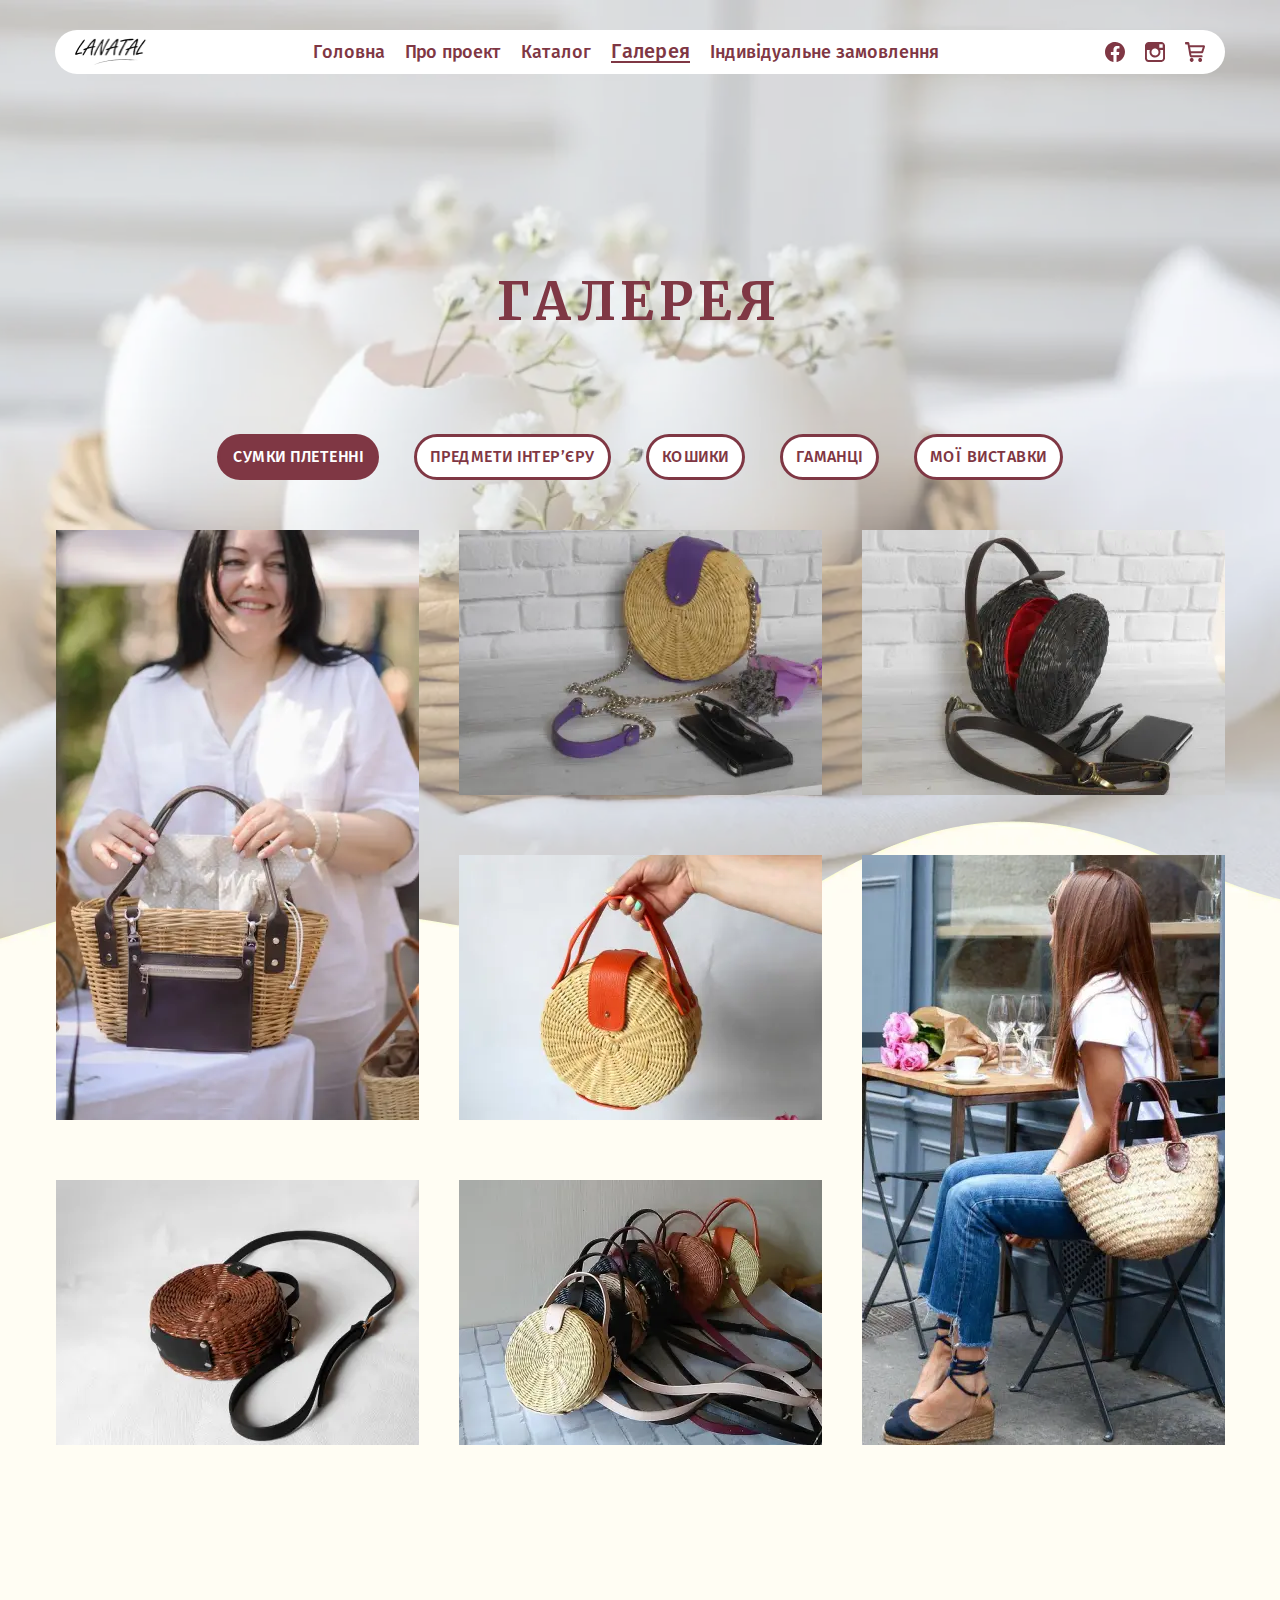
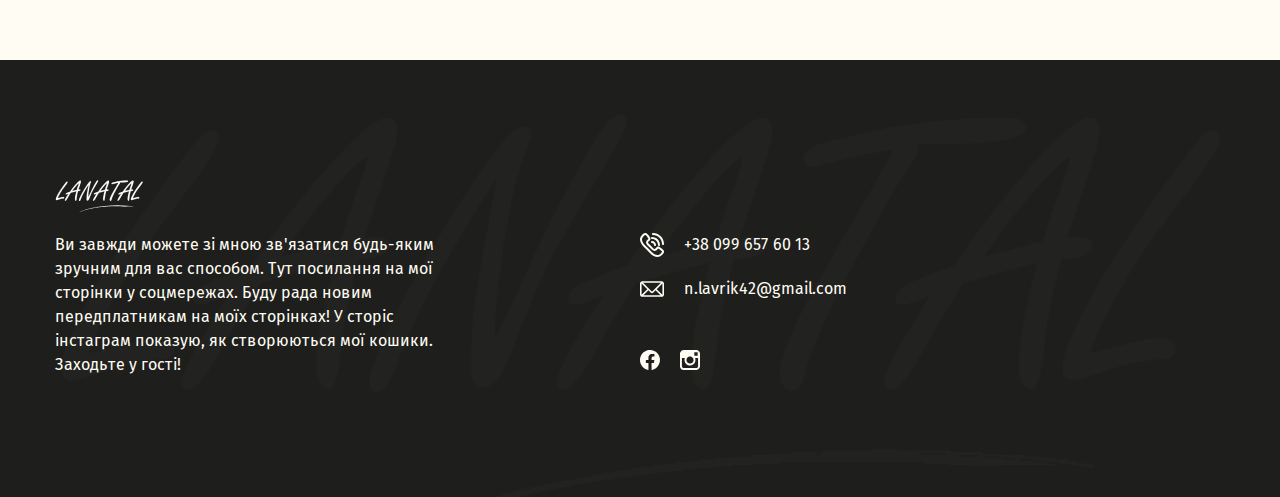
<file: gallery.html>
<!DOCTYPE html>
<html lang="uk">

    <head>
    <meta charset="UTF-8">
    <meta http-equiv="X-UA-Compatible" content="IE=edge">
    <meta name="viewport" content="width=device-width, initial-scale=1.0">
    <link rel="stylesheet" href="./css/style.min.css" />
    <title>Lanatal</title>
</head>

<body>
    <div class="wrapper">
        <header class="header lock-padding">
    <div class="container">
        <div class="header__inner">
            <a class="header__logo" href="index.html">
                <picture><source srcset="img/icons/logo.webp" type="image/webp"><img  class="logo__img" src="img/icons/logo.png" alt="Лого"></picture>
            </a>
            <nav class="header__nav nav">
                    <ul class="nav__list">
                         <li class="nav__list-item">
                            <a class="nav__list-link @@home-status" href="index.html">Головна</a>
                        </li>
                         <li class="nav__list-item">
                            <a class="nav__list-link @@about-status" href="about.html">Про проект</a>
                        </li>
                         <li class="nav__list-item">
                            <a class="nav__list-link @@catalog-status" href="catalog.html">Каталог</a>
                        </li>
                         <li class="nav__list-item">
                            <a class="nav__list-link disabled" href="gallery.html">Галерея</a>
                        </li>
                         <li class="nav__list-item">
                            <a class="nav__list-link @@order-status" href="order.html">Індивідуальне замовлення</a>
                        </li>
                    </ul>
            </nav>
            <div class="header__actions">
                <a class="header__social-link facebook" href="#">
                    <svg width="20" height="20" viewBox="0 0 25 25" fill="none" xmlns="http://www.w3.org/2000/svg">
                        <path d="M11.1328 0.0585938C5.64453 0.761719 1.39648 4.69727 0.224609 10.1562C-0.0195312 11.3086 -0.0195312 13.8867 0.224609 15.0195C0.742187 17.3926 1.81641 19.4824 3.41797 21.2207C5.03906 22.9785 7.83203 24.5215 10.1855 24.9414L10.5469 25.0098V20.6055V16.2109H8.93555H7.32422V14.4043V12.5977H8.92578H10.5273L10.5664 10.5664C10.6152 8.28125 10.7422 7.70508 11.377 6.76758C12.3633 5.30273 13.9258 4.75586 16.4844 4.98047C17.207 5.03906 17.8613 5.11719 17.9297 5.14648C18.0371 5.18555 18.0664 5.51758 18.0664 6.68945V8.17383L16.9629 8.23242C15.4199 8.31055 15.0195 8.50586 14.6387 9.32617C14.4922 9.64844 14.4531 9.9707 14.4531 11.1523V12.5977H16.1621C17.7246 12.5977 17.8711 12.6074 17.8711 12.7637C17.8711 12.8613 17.7637 13.6426 17.627 14.502C17.5 15.3613 17.3828 16.0938 17.3828 16.1328C17.3828 16.1816 16.7285 16.2109 15.918 16.2109H14.4531V20.6055V25.0098L14.8242 24.9414C16.3477 24.668 18.5937 23.6816 19.873 22.7344C23.2031 20.2637 25.166 16.1621 24.9707 12.0605C24.8242 8.85742 23.6621 6.15234 21.4746 3.85742C19.7363 2.04102 17.6172 0.849609 15.1367 0.283203C14.3262 0.0976562 11.9043 -0.0390625 11.1328 0.0585938Z" fill="#7F3744"/>
                        <defs>
                        <clipPath id="clip0_259_145">
                        <rect width="25" height="25" fill="white"/>
                        </clipPath>
                        </defs>
                        </svg>
                </a>
                <a class="header__social-link telegram" href="#">
                    <svg width="20" height="20" viewBox="0 0 25 25" fill="none" xmlns="http://www.w3.org/2000/svg">
                        <path d="M4.36374 0.0304699C3.72748 0.0921459 2.83784 0.378105 2.34234 0.675278C1.9482 0.910774 1.37387 1.40419 1.06982 1.77426C0.686937 2.22843 0.298423 2.96856 0.129505 3.55729L0 4.00025V12.4949V20.9896L0.129505 21.4269C0.686937 23.3445 2.22973 24.6678 4.21171 24.9369C4.81982 25.021 20.0901 25.021 20.7489 24.9369C22.7421 24.6902 24.2962 23.3445 24.8705 21.3708L25 20.9335V12.4949V4.05632L24.8705 3.61897C24.2905 1.62287 22.7196 0.27718 20.6982 0.0472908C20.2534 -0.00317383 4.8536 -0.0199947 4.36374 0.0304699ZM22.1002 5.00952V7.11216H19.9887H17.8773V5.00952V2.90688H19.9887H22.1002V5.00952ZM13.4459 8.21113C14.2905 8.39617 15.2534 8.9793 15.8446 9.65775C16.616 10.5437 17.0158 11.8501 16.8694 12.9883C16.6554 14.6592 15.625 15.9769 14.0484 16.6049C13.2264 16.9301 11.982 16.9581 11.1486 16.6778C9.83671 16.2348 8.80068 15.2367 8.34459 13.9752C7.45495 11.5193 8.97523 8.76623 11.5259 8.21113C12.0214 8.1046 12.9561 8.1046 13.4459 8.21113ZM6.10923 9.96053C6.10923 9.98856 6.05856 10.1568 5.99662 10.3418C5.54617 11.6314 5.54054 13.2519 5.97973 14.5975C6.61599 16.5656 8.20946 18.2141 10.1577 18.9094C10.9854 19.2065 11.5259 19.2962 12.4718 19.2962C13.9583 19.2962 15.0901 18.9598 16.2838 18.1636C18.125 16.9357 19.2173 15.0125 19.3243 12.8313C19.3637 12.0127 19.2905 11.3623 19.0766 10.6558C18.9977 10.3867 18.9189 10.1119 18.9077 10.039L18.8795 9.91567L20.7264 9.92689L22.5788 9.94371L22.5957 15.0181C22.6126 20.3728 22.6014 20.6363 22.3536 21.169C22.1959 21.5166 21.7962 21.9596 21.4358 22.1895C20.8559 22.5539 21.3795 22.5315 12.4944 22.5315C4.55518 22.5315 4.42568 22.5315 4.05968 22.4194C3.26577 22.1727 2.63514 21.4718 2.45495 20.6363C2.40991 20.4289 2.39302 18.7748 2.39302 15.1302V9.91567H4.25113C5.2759 9.91567 6.10923 9.9381 6.10923 9.96053Z" fill="#7F3744"/>
                        <defs>
                        <rect width="25" height="25" fill="white"/>
                        </defs>
                        </svg>
                </a>
                <div class="header__cart cart">
                    <a href="#" class="cart__icon">
                        <svg width="20" height="20" viewBox="0 0 25 25" fill="none" xmlns="http://www.w3.org/2000/svg">
                            <path d="M8.38794 19.8002C8.70893 19.8002 9.01302 19.8651 9.30022 19.9948C9.58742 20.1246 9.83661 20.3053 10.0478 20.5371C10.259 20.7688 10.4279 21.0422 10.5546 21.3574C10.6813 21.6725 10.7447 22.0062 10.7447 22.3584C10.7447 22.7106 10.6813 23.0443 10.5546 23.3594C10.4279 23.6746 10.259 23.948 10.0478 24.1797C9.83661 24.4114 9.58742 24.5968 9.30022 24.7358C9.01302 24.8749 8.70893 24.9444 8.38794 24.9444C8.05005 24.9444 7.73751 24.8749 7.45031 24.7358C7.16311 24.5968 6.91392 24.4114 6.70275 24.1797C6.49157 23.948 6.32263 23.6746 6.19592 23.3594C6.06922 23.0443 6.00586 22.7106 6.00586 22.3584C6.00586 22.0062 6.06922 21.6725 6.19592 21.3574C6.32263 21.0422 6.49157 20.7688 6.70275 20.5371C6.91392 20.3053 7.16311 20.1246 7.45031 19.9948C7.73751 19.8651 8.05005 19.8002 8.38794 19.8002ZM18.9299 19.8558C19.2509 19.8558 19.5592 19.9207 19.8548 20.0504C20.1505 20.1802 20.4039 20.361 20.6151 20.5927C20.8262 20.8244 20.9952 21.0978 21.1219 21.413C21.2486 21.7281 21.3119 22.0618 21.3119 22.414C21.3119 22.7662 21.2486 23.0999 21.1219 23.415C20.9952 23.7302 20.8262 24.0036 20.6151 24.2353C20.4039 24.467 20.1505 24.6524 19.8548 24.7915C19.5592 24.9305 19.2509 25 18.9299 25C18.6089 25 18.3048 24.9305 18.0176 24.7915C17.7304 24.6524 17.4812 24.467 17.27 24.2353C17.0589 24.0036 16.8899 23.7302 16.7632 23.415C16.6365 23.0999 16.5731 22.7662 16.5731 22.414C16.5731 22.0618 16.6365 21.7281 16.7632 21.413C16.8899 21.0978 17.0589 20.8244 17.27 20.5927C17.4812 20.361 17.7304 20.1802 18.0176 20.0504C18.3048 19.9207 18.6089 19.8558 18.9299 19.8558ZM23.1872 4.06173C23.6602 4.06173 24.0277 4.13125 24.2895 4.27028C24.5514 4.40931 24.7372 4.58078 24.847 4.7847C24.9569 4.98861 25.0075 5.20643 24.9991 5.43815C24.9906 5.66987 24.9611 5.86915 24.9104 6.03599C24.8597 6.20283 24.7499 6.54578 24.581 7.06483C24.412 7.58388 24.2304 8.15392 24.0361 8.77493C23.8418 9.39594 23.6476 10.0123 23.4533 10.6241C23.259 11.2358 23.1027 11.7178 22.9845 12.07C22.7648 12.8115 22.4903 13.3259 22.1609 13.6133C21.8314 13.9006 21.4218 14.0443 20.9318 14.0443H7.6277L7.98248 16.5468H20.7798C21.5907 16.5468 21.9962 16.9269 21.9962 17.6869C21.9962 18.0577 21.9159 18.3821 21.7554 18.6601C21.5949 18.9382 21.2782 19.068 20.8051 19.0494H7.52634C7.18845 19.0494 6.90548 18.966 6.67741 18.7992C6.44934 18.6323 6.25928 18.4145 6.10723 18.1457C5.95518 17.8769 5.8327 17.5849 5.73978 17.2698C5.64686 16.9547 5.57506 16.6581 5.52438 16.38C5.50749 16.2688 5.46103 16 5.385 15.5736C5.30898 15.1472 5.21606 14.6143 5.10625 13.9747C4.99644 13.3352 4.87396 12.6215 4.7388 11.8336C4.60365 11.0458 4.4685 10.2533 4.33335 9.45619C4.01236 7.58388 3.64913 5.4984 3.24367 3.19973H1.34308C1.08967 3.19973 0.878495 3.13021 0.709554 2.99118C0.540612 2.85215 0.401236 2.68531 0.291424 2.49066C0.181612 2.29602 0.105588 2.08747 0.063353 1.86502C0.0211177 1.64257 0 1.43865 0 1.25328C0 0.882524 0.114035 0.576653 0.342106 0.335664C0.570177 0.0946744 0.878495 -0.0165515 1.26706 0.00198618H3.82652C4.1644 0.00198618 4.43471 0.0575991 4.63744 0.168825C4.84017 0.280051 5.00066 0.419083 5.11892 0.585922C5.23718 0.752761 5.32165 0.924234 5.37233 1.10034C5.42302 1.27645 5.46525 1.42938 5.49904 1.55915C5.53283 1.70745 5.56662 1.916 5.60041 2.18479C5.63419 2.45359 5.66798 2.72702 5.70177 3.00508C5.75245 3.33876 5.80313 3.69098 5.85382 4.06173H23.1872ZM22.2496 6.53651L6.38598 6.48089L7.27292 11.5139L20.5264 11.5417L22.2496 6.53651Z" fill="#7F3744"/>
                            <defs>
                            <rect width="25" height="25" fill="white"/>
                            </defs>
                            </svg>
                            <span>0</span>
                        </a>
                        
                    <div class="cart-content">
                            <h5 class="cart-content__title">ваші товари:</h5>
                            <ul class="cart-content__list">
                               
                            </ul>
                            <div class="cart-content__bottom">
                                <div class="cart-bottom__left">
                                    <div class="cart-bottom__quontity">
                                        <span>кількість товару:</span>
                                        <span class="cart__quontity">0</span>
                                    </div>
                                    <div class="cart-bottom__fullprice">
                                        <span>загальна сума:</span>
                                        <div class="fullprice">0</div>
                                        <span class="fullprice-currency">грн.</span>
                                    </div>
                                </div>
                                <div class="cart-bottom__right">
                                    <a class="cart-bottom__button button popup-link" href="#order-popup">замовити</a>
                                </div>
                            </div>
                    </div>
                </div>
            </div>

            <div class="burger">
                <picture><source srcset="img/icons/tassel-left.webp" type="image/webp"><img class="burger__img tassel-left" src="img/icons/tassel-left.png" alt="Tassel left"></picture>
                <picture><source srcset="img/icons/tassel-right.webp" type="image/webp"><img class="burger__img tassel-right" src="img/icons/tassel-right.png" alt="Tassel right"></picture>
            </div>

        </div>
    </div>

    <div id="order-popup" class="order-popup popup">
        <div class="order-popup__body">
            <div class="order-popup__content">
                <div class="order-popup__head">
                    <picture><source srcset="img/icons/logo.webp" type="image/webp"><img  class="order-popup__logo" src="img/icons/logo.png" alt="Лого"></picture>
                    <a class="order-popup__close close-popup" href="#">
                        <picture><source srcset="img/icons/order-close.webp" type="image/webp"><img src="img/icons/order-close.png" alt="Хрестик"></picture>
                    </a>
                </div>
                <div class="order-popup__inner">
                    <div class="order-popup__left-content">
                        <h5 class="order-popup__title">ваше замовлення:</h5>
                        <div class="left-content__info">
                            <div class="left-content__quontity">
                                <span>кількість товару:</span>
                                <span class="popup-quontity">0</span>
                            </div>
                            <div class="left-content__fullprice">
                                <span>загальна сума:</span>
                                <div class="popup-fullprice">0</div>
                                <span class="popup-fullprice-currency">грн.</span>
                            </div>
                            <div class="left-content__products products-list">
                                <button class="products-list__button" type="button">вибраний товар</button>
                                <img class="products-list__arrow-img" src="img/icons/arrow-right.svg" alt="Стрілка">
                                <div class="products-list__inner">
                                    <ul class="products-list__items">
                                  
                                    </ul>
                                </div>
                            </div>
                        </div>
                        <form id="form" class="left-content__form blank-form" action="#" method="POST">
                                <label class="form-name" for="name">введіть ваше ім’я</label>
                                <input class="form-input _req" id="name" name="name" type="text" tabindex="1" placeholder="ім’я">
    
                                <label class="form-phone" for="phone">введіть ваш телефон</label>
                                <input class="form-input _tel _req" id="phone" name="phone" type="tel" tabindex="2" placeholder="Телефон">
    
                                <label class="form-massage" for="massage">додаткова інформація <span>(необов’язково)</span></label>
                                <div class="form-massage__inner">
                                    <textarea id="massage" name="message" tabindex="3"></textarea>
                                </div>
                        </form>
                    </div>
                    <div class="order-popup__right-content">
                        <div class="right-content__delivery">
                            <h5 class="order-popup__title">спосіб доставки:</h5>
                            <form id="form-delivery" class="right-content__form delivery-form" action="#" method="POST">
                                <div class="delivery-form__variant">
                                    <label for="pickup">
                                            <span>Самовивіз.</span> Моя майстерня знаходиться в м.Ірпінь
                                            <input type="radio" id="pickup" name="delivery" value="pickup" tabindex="4" checked>
                                            <span class="delivery-form__custom-input"></span>
                                        </label>
                                </div>
                                <div class="delivery-form__variant">
                                    <label for="taxi">
                                        <div>
                                            <span>Відправка на таксі за вашою адресою</span>
                                        </div>
                                        <input type="radio" id="taxi" name="delivery" value="taxi" tabindex="4">
                                        <span class="delivery-form__custom-input"></span>
                                    </label>
                                </div>
                                <div class="delivery-form__variant">
                                    <label for="kyiv">
                                        <div>
                                            <span>Зустріч у м.Київ біля метро Академгородок</span>
                                        </div>
                                        <input type="radio" id="kyiv" name="delivery" value="kyiv" tabindex="4">
                                        <span class="delivery-form__custom-input"></span>
                                    </label>
                                </div>
                                <div class="delivery-form__variant">
                                    <label for="nova-mail">
                                        <div>
                                            <span>Відправка Новою Поштою.</span> Відділення Нової Пошти вкажіть у графі “Додаткова інформація”
                                        </div>
                                        <input type="radio" id="nova-mail" name="delivery" value="nova-mail" tabindex="4">
                                        <span class="delivery-form__custom-input"></span>
                                    </label>
                                </div>
                                <div class="delivery-form__variant">
                                    <label for="ukr-mail">
                                        <div>
                                            <span>Відправка Укрпоштою.</span> Індекс Укрпошти вкажіть у графі “Додаткова інформація”
                                        </div>
                                        <input type="radio" id="ukr-mail" name="delivery" value="ukr-mail" tabindex="4">
                                        <span class="delivery-form__custom-input"></span>
                                    </label>
                                </div>
                            </form>
                        </div>
                        <div class="right-content__connection">
                            <h5 class="order-popup__title">спосіб зв’язку з вами:</h5>
                            <form id="form-connection" class="right-content__form connection-form" action="#" method="POST">
                                <div class="connection-form__variant">
                                    <label for="call">
                                            Передзвонити Вам
                                        <input type="radio" id="call" name="connection" value="call" tabindex="5" checked>
                                        <span class="connection-form__custom-input"></span>
                                    </label>
                                </div>
                                <div class="connection-form__variant">
                                    <label for="telegram">
                                            Написати в telegram
                                        <input type="radio" id="telegram" name="connection" value="telegram" tabindex="5">
                                        <span class="connection-form__custom-input"></span>
                                    </label>
                                </div>
                            </form>
                        </div>
                        <p class="right-content__text">Після оформлення замовлення Я зв’яжусь з Вами зручним для Вас способом для обговорення умов оплати, уточнення щодо доставки та інших питань які могли виникнути</p>
                    </div>
                </div>
                <button class="order-popup__button button" type="submit" form="form">оформити замовлення</button>
            </div>
        </div>
    </div>
</header>

        <div class="main">
            <section class="gallery">
                <div class="gallery__bg">
                    <div class="gallery__bg-leaner"></div>
                    <picture><source srcset="img/gallery/about_main_photo.webp" type="image/webp"><img class="gallery__bg-img" src="img/gallery/about_main_photo.jpg" alt="Фото"></picture>
                    <picture><source srcset="img/vector.webp" type="image/webp"><img class="gallery__bg-vector" src="img/vector.png" alt="Фото"></picture>
                </div>
                <div class="container">
                    <div class="gallery__inner">
                        <h2 class="gallery__title --animation --hold-animation">Галерея</h2>
                        <div class="gallery__controller">
                            <button type="button" class="gallery__button button" data-filter=".bags">сумки плетенні</button>
                            <button type="button" class="gallery__button button" data-filter=".interior-items">предмети інтер’єру</button>
                            <button type="button" class="gallery__button button" data-filter=".carts">кошики</button>
                            <button type="button" class="gallery__button button" data-filter=".wallets">гаманці</button>
                            <button type="button" class="gallery__button button" data-filter=".exhibition">мої виставки</button>
                        </div>
                        <div class="gallery__box">

                            <div class="gallery__items mix bags" data-order="1">
                                <div class="gallery__item">
                                    <picture><source srcset="img/gallery/gallery-photo-1.webp" type="image/webp"><img src="img/gallery/gallery-photo-1.jpg" alt="Фото"></picture>
                                </div>
                                <div class="gallery__item">
                                    <picture><source srcset="img/gallery/gallery-photo-2.webp" type="image/webp"><img src="img/gallery/gallery-photo-2.jpg" alt="Фото"></picture>
                                </div>
                                <div class="gallery__item">
                                    <picture><source srcset="img/gallery/gallery-photo-3.webp" type="image/webp"><img src="img/gallery/gallery-photo-3.jpg" alt="Фото"></picture>
                                </div>
                                <div class="gallery__item">
                                    <picture><source srcset="img/gallery/gallery-photo-4.webp" type="image/webp"><img src="img/gallery/gallery-photo-4.jpg" alt="Фото"></picture>
                                </div>
                                <div class="gallery__item">
                                    <picture><source srcset="img/gallery/gallery-photo-6.webp" type="image/webp"><img src="img/gallery/gallery-photo-6.jpg" alt="Фото"></picture>
                                </div>
                                <div class="gallery__item">
                                    <picture><source srcset="img/gallery/gallery-photo-5.webp" type="image/webp"><img src="img/gallery/gallery-photo-5.jpg" alt="Фото"></picture>
                                </div>
                                <div class="gallery__item">
                                    <picture><source srcset="img/gallery/gallery-photo-7.webp" type="image/webp"><img src="img/gallery/gallery-photo-7.jpg" alt="Фото"></picture>
                                </div>
                            </div>

                            <div class="gallery__items mix interior-items" data-order="2">
                                <div class="gallery__item">
                                    <picture><source srcset="img/gallery/gallery-photo-1.webp" type="image/webp"><img src="img/gallery/gallery-photo-1.jpg" alt="Фото"></picture>
                                </div>
                                <div class="gallery__item">
                                    <picture><source srcset="img/gallery/gallery-photo-2.webp" type="image/webp"><img src="img/gallery/gallery-photo-2.jpg" alt="Фото"></picture>
                                </div>
                                <div class="gallery__item">
                                    <picture><source srcset="img/gallery/gallery-photo-3.webp" type="image/webp"><img src="img/gallery/gallery-photo-3.jpg" alt="Фото"></picture>
                                </div>
                                <div class="gallery__item">
                                    <picture><source srcset="img/gallery/gallery-photo-4.webp" type="image/webp"><img src="img/gallery/gallery-photo-4.jpg" alt="Фото"></picture>
                                </div>
                                <div class="gallery__item">
                                    <picture><source srcset="img/gallery/gallery-photo-6.webp" type="image/webp"><img src="img/gallery/gallery-photo-6.jpg" alt="Фото"></picture>
                                </div>
                                <div class="gallery__item">
                                    <picture><source srcset="img/gallery/gallery-photo-5.webp" type="image/webp"><img src="img/gallery/gallery-photo-5.jpg" alt="Фото"></picture>
                                </div>
                                <div class="gallery__item">
                                    <picture><source srcset="img/gallery/gallery-photo-7.webp" type="image/webp"><img src="img/gallery/gallery-photo-7.jpg" alt="Фото"></picture>
                                </div>
                            </div>

                            
                            <div class="gallery__items mix carts" data-order="3">
                                <div class="gallery__item">
                                    <picture><source srcset="img/gallery/gallery-photo-1.webp" type="image/webp"><img src="img/gallery/gallery-photo-1.jpg" alt="Фото"></picture>
                                </div>
                                <div class="gallery__item">
                                    <picture><source srcset="img/gallery/gallery-photo-2.webp" type="image/webp"><img src="img/gallery/gallery-photo-2.jpg" alt="Фото"></picture>
                                </div>
                                <div class="gallery__item">
                                    <picture><source srcset="img/gallery/gallery-photo-3.webp" type="image/webp"><img src="img/gallery/gallery-photo-3.jpg" alt="Фото"></picture>
                                </div>
                                <div class="gallery__item">
                                    <picture><source srcset="img/gallery/gallery-photo-4.webp" type="image/webp"><img src="img/gallery/gallery-photo-4.jpg" alt="Фото"></picture>
                                </div>
                                <div class="gallery__item">
                                    <picture><source srcset="img/gallery/gallery-photo-6.webp" type="image/webp"><img src="img/gallery/gallery-photo-6.jpg" alt="Фото"></picture>
                                </div>
                                <div class="gallery__item">
                                    <picture><source srcset="img/gallery/gallery-photo-5.webp" type="image/webp"><img src="img/gallery/gallery-photo-5.jpg" alt="Фото"></picture>
                                </div>
                                <div class="gallery__item">
                                    <picture><source srcset="img/gallery/gallery-photo-7.webp" type="image/webp"><img src="img/gallery/gallery-photo-7.jpg" alt="Фото"></picture>
                                </div>
                            </div>

                            
                            <div class="gallery__items mix wallets" data-order="4">
                                <div class="gallery__item">
                                    <picture><source srcset="img/gallery/gallery-photo-1.webp" type="image/webp"><img src="img/gallery/gallery-photo-1.jpg" alt="Фото"></picture>
                                </div>
                                <div class="gallery__item">
                                    <picture><source srcset="img/gallery/gallery-photo-2.webp" type="image/webp"><img src="img/gallery/gallery-photo-2.jpg" alt="Фото"></picture>
                                </div>
                                <div class="gallery__item">
                                    <picture><source srcset="img/gallery/gallery-photo-3.webp" type="image/webp"><img src="img/gallery/gallery-photo-3.jpg" alt="Фото"></picture>
                                </div>
                                <div class="gallery__item">
                                    <picture><source srcset="img/gallery/gallery-photo-4.webp" type="image/webp"><img src="img/gallery/gallery-photo-4.jpg" alt="Фото"></picture>
                                </div>
                                <div class="gallery__item">
                                    <picture><source srcset="img/gallery/gallery-photo-6.webp" type="image/webp"><img src="img/gallery/gallery-photo-6.jpg" alt="Фото"></picture>
                                </div>
                                <div class="gallery__item">
                                    <picture><source srcset="img/gallery/gallery-photo-5.webp" type="image/webp"><img src="img/gallery/gallery-photo-5.jpg" alt="Фото"></picture>
                                </div>
                                <div class="gallery__item">
                                    <picture><source srcset="img/gallery/gallery-photo-7.webp" type="image/webp"><img src="img/gallery/gallery-photo-7.jpg" alt="Фото"></picture>
                                </div>
                            </div>

                            
                            <div class="gallery__items mix exhibition" data-order="5">
                                <div class="gallery__item">
                                    <picture><source srcset="img/gallery/gallery-photo-1.webp" type="image/webp"><img src="img/gallery/gallery-photo-1.jpg" alt="Фото"></picture>
                                </div>
                                <div class="gallery__item">
                                    <picture><source srcset="img/gallery/gallery-photo-2.webp" type="image/webp"><img src="img/gallery/gallery-photo-2.jpg" alt="Фото"></picture>
                                </div>
                                <div class="gallery__item">
                                    <picture><source srcset="img/gallery/gallery-photo-3.webp" type="image/webp"><img src="img/gallery/gallery-photo-3.jpg" alt="Фото"></picture>
                                </div>
                                <div class="gallery__item">
                                    <picture><source srcset="img/gallery/gallery-photo-4.webp" type="image/webp"><img src="img/gallery/gallery-photo-4.jpg" alt="Фото"></picture>
                                </div>
                                <div class="gallery__item">
                                    <picture><source srcset="img/gallery/gallery-photo-6.webp" type="image/webp"><img src="img/gallery/gallery-photo-6.jpg" alt="Фото"></picture>
                                </div>
                                <div class="gallery__item">
                                    <picture><source srcset="img/gallery/gallery-photo-5.webp" type="image/webp"><img src="img/gallery/gallery-photo-5.jpg" alt="Фото"></picture>
                                </div>
                                <div class="gallery__item">
                                    <picture><source srcset="img/gallery/gallery-photo-7.webp" type="image/webp"><img src="img/gallery/gallery-photo-7.jpg" alt="Фото"></picture>
                                </div>
                            </div>
                        </div>
                    </div>
                </div>
            </section>
        </div>
        <footer class="footer" style="background-image: url('img/icons/bg-footer.png');">
    <div class="container">
            <picture><source srcset="img/icons/footer-logo.webp" type="image/webp"><img class="footer__logo" src="img/icons/footer-logo.png" alt="Лого"></picture>
            <div class="footer__inner">
                <div class="footer__info">
                    <p class="footer__text">Ви завжди можете зі мною зв'язатися будь-яким зручним для вас способом. Тут посилання на мої сторінки у соцмережах. Буду рада новим передплатникам на моїх сторінках! У сторіс інстаграм показую, як створюються мої кошики. Заходьте у гості!</p>
                </div>
                <div class="footer__social">
                    <a class="footer__phone" href="phone:+380996576013">+38 099 657 60 13</a>
                    <a class="footer__email" href="email:n.lavrik42@gmail.com">n.lavrik42@gmail.com</a>
                    <div class="footer__social-links">
                        <a class="footer__social-facebook" href="#">
                            <svg width="20" height="20" viewBox="0 0 25 25" fill="none" xmlns="http://www.w3.org/2000/svg">
                                <path d="M11.1328 0.0585938C5.64453 0.761719 1.39648 4.69727 0.224609 10.1562C-0.0195312 11.3086 -0.0195312 13.8867 0.224609 15.0195C0.742187 17.3926 1.81641 19.4824 3.41797 21.2207C5.03906 22.9785 7.83203 24.5215 10.1855 24.9414L10.5469 25.0098V20.6055V16.2109H8.93555H7.32422V14.4043V12.5977H8.92578H10.5273L10.5664 10.5664C10.6152 8.28125 10.7422 7.70508 11.377 6.76758C12.3633 5.30273 13.9258 4.75586 16.4844 4.98047C17.207 5.03906 17.8613 5.11719 17.9297 5.14648C18.0371 5.18555 18.0664 5.51758 18.0664 6.68945V8.17383L16.9629 8.23242C15.4199 8.31055 15.0195 8.50586 14.6387 9.32617C14.4922 9.64844 14.4531 9.9707 14.4531 11.1523V12.5977H16.1621C17.7246 12.5977 17.8711 12.6074 17.8711 12.7637C17.8711 12.8613 17.7637 13.6426 17.627 14.502C17.5 15.3613 17.3828 16.0938 17.3828 16.1328C17.3828 16.1816 16.7285 16.2109 15.918 16.2109H14.4531V20.6055V25.0098L14.8242 24.9414C16.3477 24.668 18.5937 23.6816 19.873 22.7344C23.2031 20.2637 25.166 16.1621 24.9707 12.0605C24.8242 8.85742 23.6621 6.15234 21.4746 3.85742C19.7363 2.04102 17.6172 0.849609 15.1367 0.283203C14.3262 0.0976562 11.9043 -0.0390625 11.1328 0.0585938Z" fill="#7F3744"/>
                                <defs>
                                <rect width="25" height="25" fill="white"/>
                                </defs>
                            </svg>
                        </a>
                        <a class="footer__social-telegram" href="#">
                            <svg width="20" height="20" viewBox="0 0 25 25" fill="none" xmlns="http://www.w3.org/2000/svg">
                                <path d="M4.36374 0.0304699C3.72748 0.0921459 2.83784 0.378105 2.34234 0.675278C1.9482 0.910774 1.37387 1.40419 1.06982 1.77426C0.686937 2.22843 0.298423 2.96856 0.129505 3.55729L0 4.00025V12.4949V20.9896L0.129505 21.4269C0.686937 23.3445 2.22973 24.6678 4.21171 24.9369C4.81982 25.021 20.0901 25.021 20.7489 24.9369C22.7421 24.6902 24.2962 23.3445 24.8705 21.3708L25 20.9335V12.4949V4.05632L24.8705 3.61897C24.2905 1.62287 22.7196 0.27718 20.6982 0.0472908C20.2534 -0.00317383 4.8536 -0.0199947 4.36374 0.0304699ZM22.1002 5.00952V7.11216H19.9887H17.8773V5.00952V2.90688H19.9887H22.1002V5.00952ZM13.4459 8.21113C14.2905 8.39617 15.2534 8.9793 15.8446 9.65775C16.616 10.5437 17.0158 11.8501 16.8694 12.9883C16.6554 14.6592 15.625 15.9769 14.0484 16.6049C13.2264 16.9301 11.982 16.9581 11.1486 16.6778C9.83671 16.2348 8.80068 15.2367 8.34459 13.9752C7.45495 11.5193 8.97523 8.76623 11.5259 8.21113C12.0214 8.1046 12.9561 8.1046 13.4459 8.21113ZM6.10923 9.96053C6.10923 9.98856 6.05856 10.1568 5.99662 10.3418C5.54617 11.6314 5.54054 13.2519 5.97973 14.5975C6.61599 16.5656 8.20946 18.2141 10.1577 18.9094C10.9854 19.2065 11.5259 19.2962 12.4718 19.2962C13.9583 19.2962 15.0901 18.9598 16.2838 18.1636C18.125 16.9357 19.2173 15.0125 19.3243 12.8313C19.3637 12.0127 19.2905 11.3623 19.0766 10.6558C18.9977 10.3867 18.9189 10.1119 18.9077 10.039L18.8795 9.91567L20.7264 9.92689L22.5788 9.94371L22.5957 15.0181C22.6126 20.3728 22.6014 20.6363 22.3536 21.169C22.1959 21.5166 21.7962 21.9596 21.4358 22.1895C20.8559 22.5539 21.3795 22.5315 12.4944 22.5315C4.55518 22.5315 4.42568 22.5315 4.05968 22.4194C3.26577 22.1727 2.63514 21.4718 2.45495 20.6363C2.40991 20.4289 2.39302 18.7748 2.39302 15.1302V9.91567H4.25113C5.2759 9.91567 6.10923 9.9381 6.10923 9.96053Z" fill="#7F3744"/>
                                <defs>
                                <rect width="25" height="25" fill="white"/>
                                </defs>
                                </svg>
                        </a>
                    </div>
                </div>
            </div>
    </div>
</footer>
    </div>
    <script src="./js/app.min.js"></script>
</body>
</html>
</file>
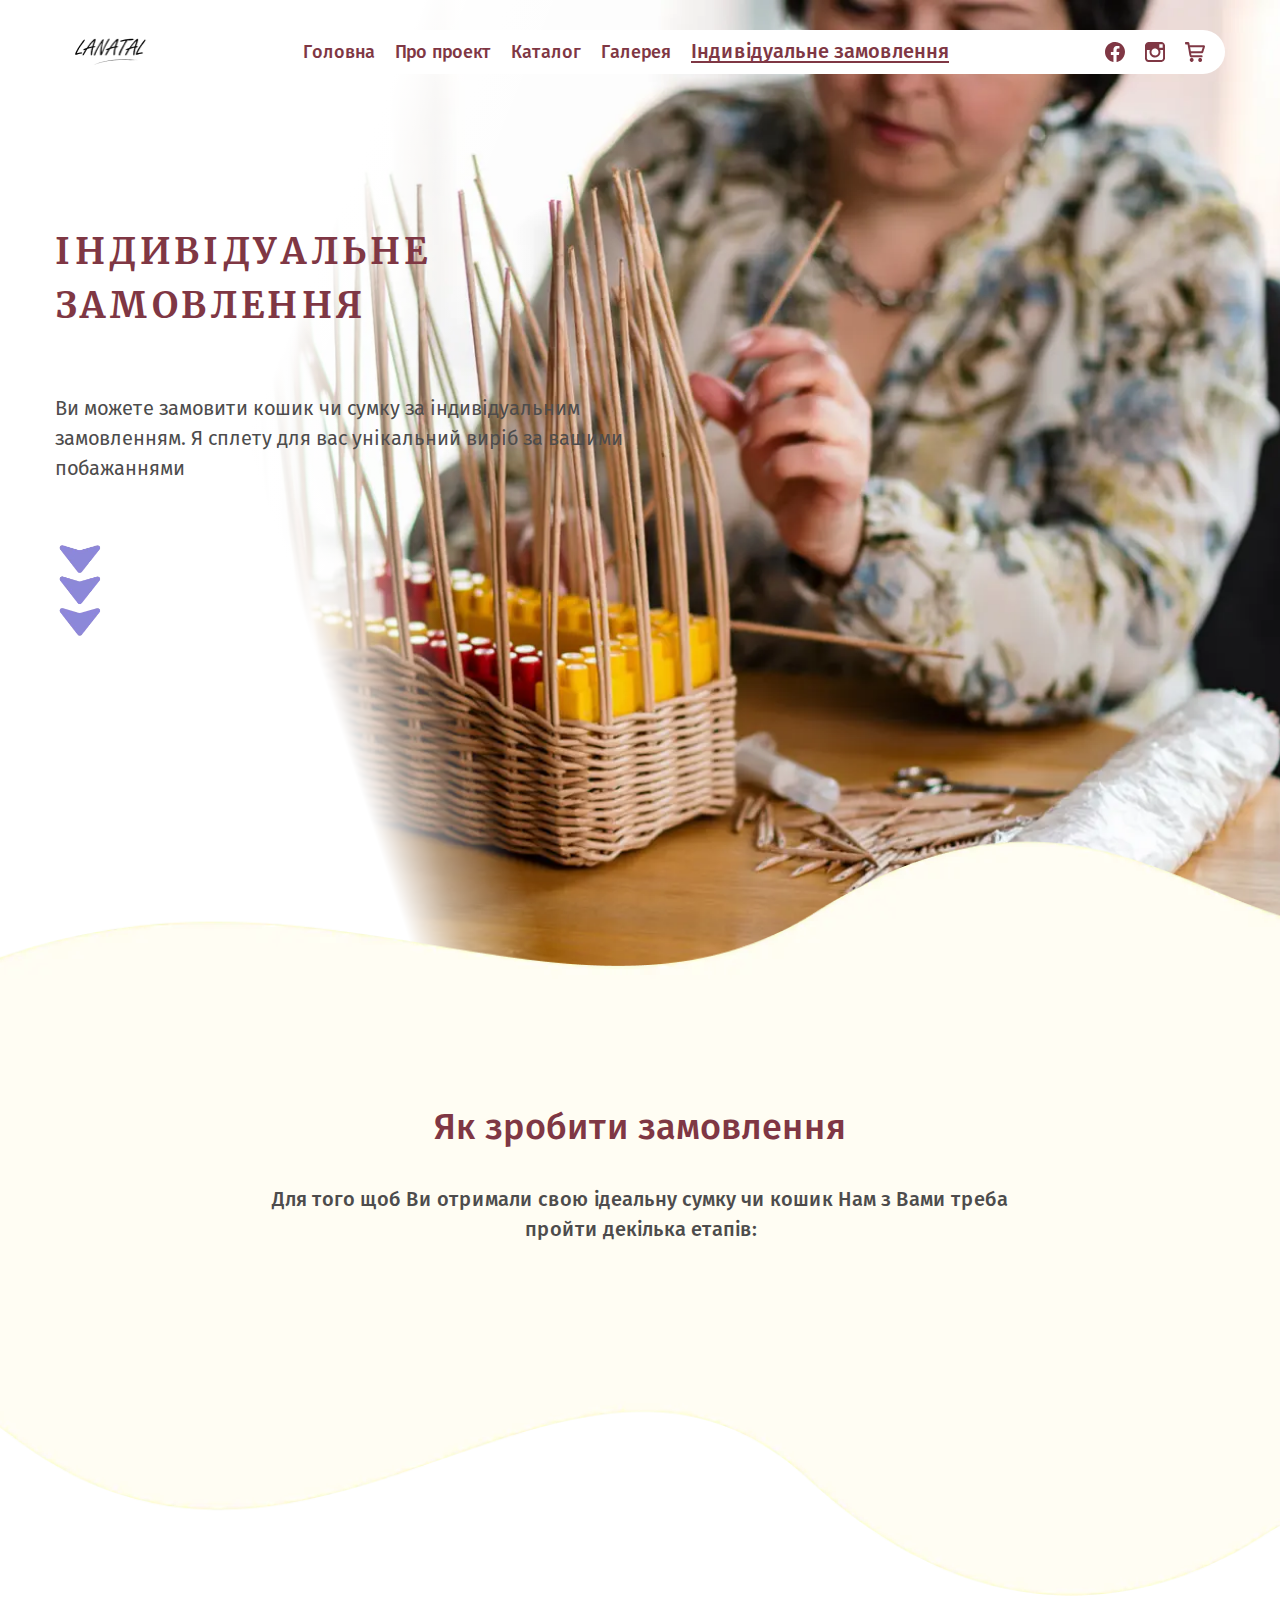
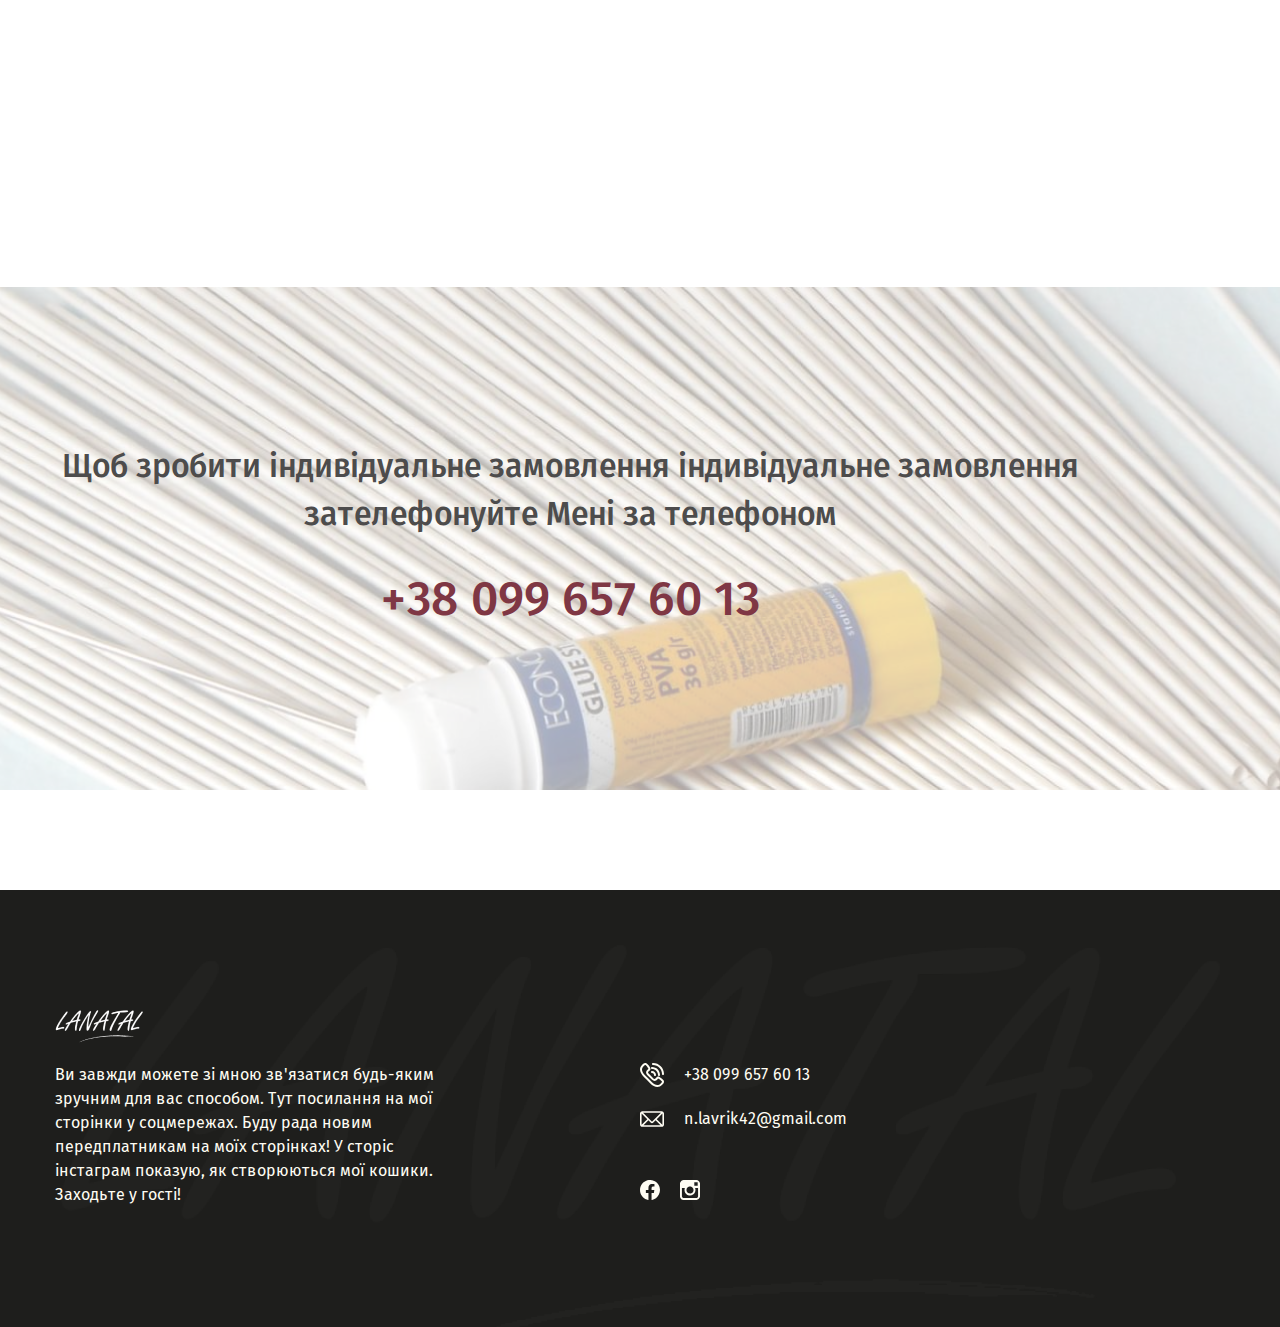
<file: order.html>
<!DOCTYPE html>
<html lang="uk">

    <head>
    <meta charset="UTF-8">
    <meta http-equiv="X-UA-Compatible" content="IE=edge">
    <meta name="viewport" content="width=device-width, initial-scale=1.0">
    <link rel="stylesheet" href="./css/style.min.css" />
    <title>Lanatal</title>
</head>

<body>
    <div class="wrapper">
        <header class="header lock-padding">
    <div class="container">
        <div class="header__inner">
            <a class="header__logo" href="index.html">
                <picture><source srcset="img/icons/logo.webp" type="image/webp"><img  class="logo__img" src="img/icons/logo.png" alt="Лого"></picture>
            </a>
            <nav class="header__nav nav">
                    <ul class="nav__list">
                         <li class="nav__list-item">
                            <a class="nav__list-link @@home-status" href="index.html">Головна</a>
                        </li>
                         <li class="nav__list-item">
                            <a class="nav__list-link @@about-status" href="about.html">Про проект</a>
                        </li>
                         <li class="nav__list-item">
                            <a class="nav__list-link @@catalog-status" href="catalog.html">Каталог</a>
                        </li>
                         <li class="nav__list-item">
                            <a class="nav__list-link @@gallery-status" href="gallery.html">Галерея</a>
                        </li>
                         <li class="nav__list-item">
                            <a class="nav__list-link disabled" href="order.html">Індивідуальне замовлення</a>
                        </li>
                    </ul>
            </nav>
            <div class="header__actions">
                <a class="header__social-link facebook" href="#">
                    <svg width="20" height="20" viewBox="0 0 25 25" fill="none" xmlns="http://www.w3.org/2000/svg">
                        <path d="M11.1328 0.0585938C5.64453 0.761719 1.39648 4.69727 0.224609 10.1562C-0.0195312 11.3086 -0.0195312 13.8867 0.224609 15.0195C0.742187 17.3926 1.81641 19.4824 3.41797 21.2207C5.03906 22.9785 7.83203 24.5215 10.1855 24.9414L10.5469 25.0098V20.6055V16.2109H8.93555H7.32422V14.4043V12.5977H8.92578H10.5273L10.5664 10.5664C10.6152 8.28125 10.7422 7.70508 11.377 6.76758C12.3633 5.30273 13.9258 4.75586 16.4844 4.98047C17.207 5.03906 17.8613 5.11719 17.9297 5.14648C18.0371 5.18555 18.0664 5.51758 18.0664 6.68945V8.17383L16.9629 8.23242C15.4199 8.31055 15.0195 8.50586 14.6387 9.32617C14.4922 9.64844 14.4531 9.9707 14.4531 11.1523V12.5977H16.1621C17.7246 12.5977 17.8711 12.6074 17.8711 12.7637C17.8711 12.8613 17.7637 13.6426 17.627 14.502C17.5 15.3613 17.3828 16.0938 17.3828 16.1328C17.3828 16.1816 16.7285 16.2109 15.918 16.2109H14.4531V20.6055V25.0098L14.8242 24.9414C16.3477 24.668 18.5937 23.6816 19.873 22.7344C23.2031 20.2637 25.166 16.1621 24.9707 12.0605C24.8242 8.85742 23.6621 6.15234 21.4746 3.85742C19.7363 2.04102 17.6172 0.849609 15.1367 0.283203C14.3262 0.0976562 11.9043 -0.0390625 11.1328 0.0585938Z" fill="#7F3744"/>
                        <defs>
                        <clipPath id="clip0_259_145">
                        <rect width="25" height="25" fill="white"/>
                        </clipPath>
                        </defs>
                        </svg>
                </a>
                <a class="header__social-link telegram" href="#">
                    <svg width="20" height="20" viewBox="0 0 25 25" fill="none" xmlns="http://www.w3.org/2000/svg">
                        <path d="M4.36374 0.0304699C3.72748 0.0921459 2.83784 0.378105 2.34234 0.675278C1.9482 0.910774 1.37387 1.40419 1.06982 1.77426C0.686937 2.22843 0.298423 2.96856 0.129505 3.55729L0 4.00025V12.4949V20.9896L0.129505 21.4269C0.686937 23.3445 2.22973 24.6678 4.21171 24.9369C4.81982 25.021 20.0901 25.021 20.7489 24.9369C22.7421 24.6902 24.2962 23.3445 24.8705 21.3708L25 20.9335V12.4949V4.05632L24.8705 3.61897C24.2905 1.62287 22.7196 0.27718 20.6982 0.0472908C20.2534 -0.00317383 4.8536 -0.0199947 4.36374 0.0304699ZM22.1002 5.00952V7.11216H19.9887H17.8773V5.00952V2.90688H19.9887H22.1002V5.00952ZM13.4459 8.21113C14.2905 8.39617 15.2534 8.9793 15.8446 9.65775C16.616 10.5437 17.0158 11.8501 16.8694 12.9883C16.6554 14.6592 15.625 15.9769 14.0484 16.6049C13.2264 16.9301 11.982 16.9581 11.1486 16.6778C9.83671 16.2348 8.80068 15.2367 8.34459 13.9752C7.45495 11.5193 8.97523 8.76623 11.5259 8.21113C12.0214 8.1046 12.9561 8.1046 13.4459 8.21113ZM6.10923 9.96053C6.10923 9.98856 6.05856 10.1568 5.99662 10.3418C5.54617 11.6314 5.54054 13.2519 5.97973 14.5975C6.61599 16.5656 8.20946 18.2141 10.1577 18.9094C10.9854 19.2065 11.5259 19.2962 12.4718 19.2962C13.9583 19.2962 15.0901 18.9598 16.2838 18.1636C18.125 16.9357 19.2173 15.0125 19.3243 12.8313C19.3637 12.0127 19.2905 11.3623 19.0766 10.6558C18.9977 10.3867 18.9189 10.1119 18.9077 10.039L18.8795 9.91567L20.7264 9.92689L22.5788 9.94371L22.5957 15.0181C22.6126 20.3728 22.6014 20.6363 22.3536 21.169C22.1959 21.5166 21.7962 21.9596 21.4358 22.1895C20.8559 22.5539 21.3795 22.5315 12.4944 22.5315C4.55518 22.5315 4.42568 22.5315 4.05968 22.4194C3.26577 22.1727 2.63514 21.4718 2.45495 20.6363C2.40991 20.4289 2.39302 18.7748 2.39302 15.1302V9.91567H4.25113C5.2759 9.91567 6.10923 9.9381 6.10923 9.96053Z" fill="#7F3744"/>
                        <defs>
                        <rect width="25" height="25" fill="white"/>
                        </defs>
                        </svg>
                </a>
                <div class="header__cart cart">
                    <a href="#" class="cart__icon">
                        <svg width="20" height="20" viewBox="0 0 25 25" fill="none" xmlns="http://www.w3.org/2000/svg">
                            <path d="M8.38794 19.8002C8.70893 19.8002 9.01302 19.8651 9.30022 19.9948C9.58742 20.1246 9.83661 20.3053 10.0478 20.5371C10.259 20.7688 10.4279 21.0422 10.5546 21.3574C10.6813 21.6725 10.7447 22.0062 10.7447 22.3584C10.7447 22.7106 10.6813 23.0443 10.5546 23.3594C10.4279 23.6746 10.259 23.948 10.0478 24.1797C9.83661 24.4114 9.58742 24.5968 9.30022 24.7358C9.01302 24.8749 8.70893 24.9444 8.38794 24.9444C8.05005 24.9444 7.73751 24.8749 7.45031 24.7358C7.16311 24.5968 6.91392 24.4114 6.70275 24.1797C6.49157 23.948 6.32263 23.6746 6.19592 23.3594C6.06922 23.0443 6.00586 22.7106 6.00586 22.3584C6.00586 22.0062 6.06922 21.6725 6.19592 21.3574C6.32263 21.0422 6.49157 20.7688 6.70275 20.5371C6.91392 20.3053 7.16311 20.1246 7.45031 19.9948C7.73751 19.8651 8.05005 19.8002 8.38794 19.8002ZM18.9299 19.8558C19.2509 19.8558 19.5592 19.9207 19.8548 20.0504C20.1505 20.1802 20.4039 20.361 20.6151 20.5927C20.8262 20.8244 20.9952 21.0978 21.1219 21.413C21.2486 21.7281 21.3119 22.0618 21.3119 22.414C21.3119 22.7662 21.2486 23.0999 21.1219 23.415C20.9952 23.7302 20.8262 24.0036 20.6151 24.2353C20.4039 24.467 20.1505 24.6524 19.8548 24.7915C19.5592 24.9305 19.2509 25 18.9299 25C18.6089 25 18.3048 24.9305 18.0176 24.7915C17.7304 24.6524 17.4812 24.467 17.27 24.2353C17.0589 24.0036 16.8899 23.7302 16.7632 23.415C16.6365 23.0999 16.5731 22.7662 16.5731 22.414C16.5731 22.0618 16.6365 21.7281 16.7632 21.413C16.8899 21.0978 17.0589 20.8244 17.27 20.5927C17.4812 20.361 17.7304 20.1802 18.0176 20.0504C18.3048 19.9207 18.6089 19.8558 18.9299 19.8558ZM23.1872 4.06173C23.6602 4.06173 24.0277 4.13125 24.2895 4.27028C24.5514 4.40931 24.7372 4.58078 24.847 4.7847C24.9569 4.98861 25.0075 5.20643 24.9991 5.43815C24.9906 5.66987 24.9611 5.86915 24.9104 6.03599C24.8597 6.20283 24.7499 6.54578 24.581 7.06483C24.412 7.58388 24.2304 8.15392 24.0361 8.77493C23.8418 9.39594 23.6476 10.0123 23.4533 10.6241C23.259 11.2358 23.1027 11.7178 22.9845 12.07C22.7648 12.8115 22.4903 13.3259 22.1609 13.6133C21.8314 13.9006 21.4218 14.0443 20.9318 14.0443H7.6277L7.98248 16.5468H20.7798C21.5907 16.5468 21.9962 16.9269 21.9962 17.6869C21.9962 18.0577 21.9159 18.3821 21.7554 18.6601C21.5949 18.9382 21.2782 19.068 20.8051 19.0494H7.52634C7.18845 19.0494 6.90548 18.966 6.67741 18.7992C6.44934 18.6323 6.25928 18.4145 6.10723 18.1457C5.95518 17.8769 5.8327 17.5849 5.73978 17.2698C5.64686 16.9547 5.57506 16.6581 5.52438 16.38C5.50749 16.2688 5.46103 16 5.385 15.5736C5.30898 15.1472 5.21606 14.6143 5.10625 13.9747C4.99644 13.3352 4.87396 12.6215 4.7388 11.8336C4.60365 11.0458 4.4685 10.2533 4.33335 9.45619C4.01236 7.58388 3.64913 5.4984 3.24367 3.19973H1.34308C1.08967 3.19973 0.878495 3.13021 0.709554 2.99118C0.540612 2.85215 0.401236 2.68531 0.291424 2.49066C0.181612 2.29602 0.105588 2.08747 0.063353 1.86502C0.0211177 1.64257 0 1.43865 0 1.25328C0 0.882524 0.114035 0.576653 0.342106 0.335664C0.570177 0.0946744 0.878495 -0.0165515 1.26706 0.00198618H3.82652C4.1644 0.00198618 4.43471 0.0575991 4.63744 0.168825C4.84017 0.280051 5.00066 0.419083 5.11892 0.585922C5.23718 0.752761 5.32165 0.924234 5.37233 1.10034C5.42302 1.27645 5.46525 1.42938 5.49904 1.55915C5.53283 1.70745 5.56662 1.916 5.60041 2.18479C5.63419 2.45359 5.66798 2.72702 5.70177 3.00508C5.75245 3.33876 5.80313 3.69098 5.85382 4.06173H23.1872ZM22.2496 6.53651L6.38598 6.48089L7.27292 11.5139L20.5264 11.5417L22.2496 6.53651Z" fill="#7F3744"/>
                            <defs>
                            <rect width="25" height="25" fill="white"/>
                            </defs>
                            </svg>
                            <span>0</span>
                        </a>
                        
                    <div class="cart-content">
                            <h5 class="cart-content__title">ваші товари:</h5>
                            <ul class="cart-content__list">
                               
                            </ul>
                            <div class="cart-content__bottom">
                                <div class="cart-bottom__left">
                                    <div class="cart-bottom__quontity">
                                        <span>кількість товару:</span>
                                        <span class="cart__quontity">0</span>
                                    </div>
                                    <div class="cart-bottom__fullprice">
                                        <span>загальна сума:</span>
                                        <div class="fullprice">0</div>
                                        <span class="fullprice-currency">грн.</span>
                                    </div>
                                </div>
                                <div class="cart-bottom__right">
                                    <a class="cart-bottom__button button popup-link" href="#order-popup">замовити</a>
                                </div>
                            </div>
                    </div>
                </div>
            </div>

            <div class="burger">
                <picture><source srcset="img/icons/tassel-left.webp" type="image/webp"><img class="burger__img tassel-left" src="img/icons/tassel-left.png" alt="Tassel left"></picture>
                <picture><source srcset="img/icons/tassel-right.webp" type="image/webp"><img class="burger__img tassel-right" src="img/icons/tassel-right.png" alt="Tassel right"></picture>
            </div>

        </div>
    </div>

    <div id="order-popup" class="order-popup popup">
        <div class="order-popup__body">
            <div class="order-popup__content">
                <div class="order-popup__head">
                    <picture><source srcset="img/icons/logo.webp" type="image/webp"><img  class="order-popup__logo" src="img/icons/logo.png" alt="Лого"></picture>
                    <a class="order-popup__close close-popup" href="#">
                        <picture><source srcset="img/icons/order-close.webp" type="image/webp"><img src="img/icons/order-close.png" alt="Хрестик"></picture>
                    </a>
                </div>
                <div class="order-popup__inner">
                    <div class="order-popup__left-content">
                        <h5 class="order-popup__title">ваше замовлення:</h5>
                        <div class="left-content__info">
                            <div class="left-content__quontity">
                                <span>кількість товару:</span>
                                <span class="popup-quontity">0</span>
                            </div>
                            <div class="left-content__fullprice">
                                <span>загальна сума:</span>
                                <div class="popup-fullprice">0</div>
                                <span class="popup-fullprice-currency">грн.</span>
                            </div>
                            <div class="left-content__products products-list">
                                <button class="products-list__button" type="button">вибраний товар</button>
                                <img class="products-list__arrow-img" src="img/icons/arrow-right.svg" alt="Стрілка">
                                <div class="products-list__inner">
                                    <ul class="products-list__items">
                                  
                                    </ul>
                                </div>
                            </div>
                        </div>
                        <form id="form" class="left-content__form blank-form" action="#" method="POST">
                                <label class="form-name" for="name">введіть ваше ім’я</label>
                                <input class="form-input _req" id="name" name="name" type="text" tabindex="1" placeholder="ім’я">
    
                                <label class="form-phone" for="phone">введіть ваш телефон</label>
                                <input class="form-input _tel _req" id="phone" name="phone" type="tel" tabindex="2" placeholder="Телефон">
    
                                <label class="form-massage" for="massage">додаткова інформація <span>(необов’язково)</span></label>
                                <div class="form-massage__inner">
                                    <textarea id="massage" name="message" tabindex="3"></textarea>
                                </div>
                        </form>
                    </div>
                    <div class="order-popup__right-content">
                        <div class="right-content__delivery">
                            <h5 class="order-popup__title">спосіб доставки:</h5>
                            <form id="form-delivery" class="right-content__form delivery-form" action="#" method="POST">
                                <div class="delivery-form__variant">
                                    <label for="pickup">
                                            <span>Самовивіз.</span> Моя майстерня знаходиться в м.Ірпінь
                                            <input type="radio" id="pickup" name="delivery" value="pickup" tabindex="4" checked>
                                            <span class="delivery-form__custom-input"></span>
                                        </label>
                                </div>
                                <div class="delivery-form__variant">
                                    <label for="taxi">
                                        <div>
                                            <span>Відправка на таксі за вашою адресою</span>
                                        </div>
                                        <input type="radio" id="taxi" name="delivery" value="taxi" tabindex="4">
                                        <span class="delivery-form__custom-input"></span>
                                    </label>
                                </div>
                                <div class="delivery-form__variant">
                                    <label for="kyiv">
                                        <div>
                                            <span>Зустріч у м.Київ біля метро Академгородок</span>
                                        </div>
                                        <input type="radio" id="kyiv" name="delivery" value="kyiv" tabindex="4">
                                        <span class="delivery-form__custom-input"></span>
                                    </label>
                                </div>
                                <div class="delivery-form__variant">
                                    <label for="nova-mail">
                                        <div>
                                            <span>Відправка Новою Поштою.</span> Відділення Нової Пошти вкажіть у графі “Додаткова інформація”
                                        </div>
                                        <input type="radio" id="nova-mail" name="delivery" value="nova-mail" tabindex="4">
                                        <span class="delivery-form__custom-input"></span>
                                    </label>
                                </div>
                                <div class="delivery-form__variant">
                                    <label for="ukr-mail">
                                        <div>
                                            <span>Відправка Укрпоштою.</span> Індекс Укрпошти вкажіть у графі “Додаткова інформація”
                                        </div>
                                        <input type="radio" id="ukr-mail" name="delivery" value="ukr-mail" tabindex="4">
                                        <span class="delivery-form__custom-input"></span>
                                    </label>
                                </div>
                            </form>
                        </div>
                        <div class="right-content__connection">
                            <h5 class="order-popup__title">спосіб зв’язку з вами:</h5>
                            <form id="form-connection" class="right-content__form connection-form" action="#" method="POST">
                                <div class="connection-form__variant">
                                    <label for="call">
                                            Передзвонити Вам
                                        <input type="radio" id="call" name="connection" value="call" tabindex="5" checked>
                                        <span class="connection-form__custom-input"></span>
                                    </label>
                                </div>
                                <div class="connection-form__variant">
                                    <label for="telegram">
                                            Написати в telegram
                                        <input type="radio" id="telegram" name="connection" value="telegram" tabindex="5">
                                        <span class="connection-form__custom-input"></span>
                                    </label>
                                </div>
                            </form>
                        </div>
                        <p class="right-content__text">Після оформлення замовлення Я зв’яжусь з Вами зручним для Вас способом для обговорення умов оплати, уточнення щодо доставки та інших питань які могли виникнути</p>
                    </div>
                </div>
                <button class="order-popup__button button" type="submit" form="form">оформити замовлення</button>
            </div>
        </div>
    </div>
</header>

        <div class="main">
            <section class="order-top">
                <div class="order-top__bg">
                    <div class="order-top__bg-leaner"></div>
                    <picture><source srcset="img/order/order-main-photo.webp" type="image/webp"><img class="order-top__bg-img" src="img/order/order-main-photo.jpg" alt="Фото"></picture>
                </div>
                <div class="container">
                    <div class="order-top__inner">
                            <h2 class="order-top__title --animation --hold-animation">Індивідуальне замовлення</h2>
                            <p class="order-top__text --animation --hold-animation">Ви можете замовити кошик чи сумку за індивідуальним замовленням. Я сплету для вас унікальний виріб за вашими побажаннями </p>
                            <picture><source srcset="img/icons/small-arrows.webp" type="image/webp"><img class="order-top__img --animation --hold-animation" src="img/icons/small-arrows.png" alt="Стрілочки"></picture>
                    </div>
                </div>
            </section>

            <section class="order-steps">
                <picture><source srcset="img/vector-2.webp" type="image/webp"><img class="order-steps__bg-vector" src="img/vector-2.png" alt="Фон"></picture>
                <div class="container">
                    <div class="order-steps__inner">
                        <div class="order-steps__info">
                            <h3 class="order-steps__title title">Як зробити замовлення</h3>
                            <p class="order-steps__text">Для того щоб  Ви отримали свою ідеальну сумку чи кошик Нам з Вами треба пройти декілька етапів:</p>
                        </div>
                    </div>
                    <div class="order-steps__content">
                        <div class="step step-left --animation --hold-animation">
                            <div class="step__info">
                                <span>1</span>
                                <h5>Обираємо модель</h5>
                                <p>Ви вибираєте модель кошика чи сумки. На моєму сайті, на моїй сторінці в інстаграм, приклад кошика з інтернету, ескіз на листочку (робите знімок) і надсилаєте мені. Якщо це приклад з інтернету, потрібно розуміти, що точну копію я плести не буду, тому що у кожного майстра свій почерк і кошик відрізнятиметься. Вона буде зроблена саме для вас.</p>
                            </div>
                            <div class="step__arrow">
                                <img src="img/icons/arrow_down.svg" alt="Стілка">
                            </div>
                        </div>
    
                        <div class="step step-right --animation --hold-animation">
                            <div class="step__info">
                                <span>2</span>
                                <h5>Уточнюємо деталі</h5>
                                <p>Після узгодження моделі – дуже важливий етап: розміри кошика. Наприклад, якщо плести кошик у шафу, нішу чи полицю, важливо не помилитися у розмірах. Дуже добре, якщо я уявлятиму, для чого плетемо наш виріб. Можливо, потрібна буде фотографія місця, де стоятиме кошик. Також необхідно враховувати і товщину плетених стін.Різниця між зовнішнім та внутрішнім розміром - від 1,5см до 3см, залежно від габаритів та візерунка плетіння кошика. Це важливо, якщо ви вирішили замовити кошик для зберігання певних речей. І, звичайно ж, нам потрібно визначитися з кольором. Тут враховую ваші побажання, роблю пробні викраси, особливо якщо кошик підбираєте у певний інтер'єр. Потрібно також враховувати різну кольоропередачу моніторів та екранів смартфона.</p>
                            </div>
                            <div class="step__arrow">
                                <img src="img/icons/arrow_down.svg" alt="Стілка">
                            </div>
                        </div>
    
                        <div class="step step-left --animation --hold-animation">
                            <div class="step__info">
                                <span>3</span>
                                <h5>Визначаємося з ціною та термінами виготовлення</h5>
                                <p>Коли я знаю розміри та колір бажаних кошиків, я озвучую ціну за свою роботу. І записую вас у свій графік. Як правило, є черга на виготовлення індивідуальних замовлень. Якщо потрібний кошик до певної дати (наприклад, на подарунок) обов'язково скажіть мені про це. Робота над кошиком складає від 4 до 14 робочих днів. Залежно від розмірів та кольору.</p>
                            </div>
                            <div class="step__arrow">
                                <img src="img/icons/arrow_down.svg" alt="Стілка">
                            </div>
                        </div>
    
                        <div class="step step-right --animation --hold-animation">
                            <div class="step__info">
                                <span>4</span>
                                <h5>Оплата роботи</h5>
                                <p>Коли ми уточнили деталі замовлення та терміни виконання, ви вносите передоплату у розмірі 40%. У процесі роботи ми завжди на зв'язку. Готовий виріб я показую на фото чи відео. Ви оплачуєте залишок та оформляємо доставку.</p>
                            </div>
                            <div class="step__arrow">
                                <img src="img/icons/arrow_down.svg" alt="Стілка">
                            </div>
                        </div>
    
                        <div class="step step-left --animation --hold-animation">
                            <div class="step__info">
                                <span>5</span>
                                <h5>Доставка</h5>
                                <p>Моя майстерня знаходиться в Ірпені. Є кілька способів доставки:</p>
                                <ul>
                                    <li>Самовивіз. Відправлю на таксі на вашу адресу</li>
                                    <li>Зустріч у Києві м. Академмістечко</li>
                                    <li>Нова Пошта</li>
                                    <li>Укрпошта</li>
                                </ul>
                                <p>Умови оплати та доставки обговорюємо під час оформлення замовлення.</p>
                            </div>
                        </div>
                    </div>
                </div>
            </section>

            <section class="order-contact">
                <div class="order-contact__inner" style="background-image: url('img/order/order-bg.jpg');">
                    <div class="order-contact__bg"></div>
                    <div class="container">
                        <div class="order-contact__info">
                            <p>Щоб зробити індивідуальне замовлення індивідуальне замовлення зателефонуйте Mені за телефоном</p>
                            <a href="tel:+380996576013">+38 099 657 60 13</a>
                        </div>
                    </div>
                </div>
            </section>


        </div>
        <footer class="footer" style="background-image: url('img/icons/bg-footer.png');">
    <div class="container">
            <picture><source srcset="img/icons/footer-logo.webp" type="image/webp"><img class="footer__logo" src="img/icons/footer-logo.png" alt="Лого"></picture>
            <div class="footer__inner">
                <div class="footer__info">
                    <p class="footer__text">Ви завжди можете зі мною зв'язатися будь-яким зручним для вас способом. Тут посилання на мої сторінки у соцмережах. Буду рада новим передплатникам на моїх сторінках! У сторіс інстаграм показую, як створюються мої кошики. Заходьте у гості!</p>
                </div>
                <div class="footer__social">
                    <a class="footer__phone" href="phone:+380996576013">+38 099 657 60 13</a>
                    <a class="footer__email" href="email:n.lavrik42@gmail.com">n.lavrik42@gmail.com</a>
                    <div class="footer__social-links">
                        <a class="footer__social-facebook" href="#">
                            <svg width="20" height="20" viewBox="0 0 25 25" fill="none" xmlns="http://www.w3.org/2000/svg">
                                <path d="M11.1328 0.0585938C5.64453 0.761719 1.39648 4.69727 0.224609 10.1562C-0.0195312 11.3086 -0.0195312 13.8867 0.224609 15.0195C0.742187 17.3926 1.81641 19.4824 3.41797 21.2207C5.03906 22.9785 7.83203 24.5215 10.1855 24.9414L10.5469 25.0098V20.6055V16.2109H8.93555H7.32422V14.4043V12.5977H8.92578H10.5273L10.5664 10.5664C10.6152 8.28125 10.7422 7.70508 11.377 6.76758C12.3633 5.30273 13.9258 4.75586 16.4844 4.98047C17.207 5.03906 17.8613 5.11719 17.9297 5.14648C18.0371 5.18555 18.0664 5.51758 18.0664 6.68945V8.17383L16.9629 8.23242C15.4199 8.31055 15.0195 8.50586 14.6387 9.32617C14.4922 9.64844 14.4531 9.9707 14.4531 11.1523V12.5977H16.1621C17.7246 12.5977 17.8711 12.6074 17.8711 12.7637C17.8711 12.8613 17.7637 13.6426 17.627 14.502C17.5 15.3613 17.3828 16.0938 17.3828 16.1328C17.3828 16.1816 16.7285 16.2109 15.918 16.2109H14.4531V20.6055V25.0098L14.8242 24.9414C16.3477 24.668 18.5937 23.6816 19.873 22.7344C23.2031 20.2637 25.166 16.1621 24.9707 12.0605C24.8242 8.85742 23.6621 6.15234 21.4746 3.85742C19.7363 2.04102 17.6172 0.849609 15.1367 0.283203C14.3262 0.0976562 11.9043 -0.0390625 11.1328 0.0585938Z" fill="#7F3744"/>
                                <defs>
                                <rect width="25" height="25" fill="white"/>
                                </defs>
                            </svg>
                        </a>
                        <a class="footer__social-telegram" href="#">
                            <svg width="20" height="20" viewBox="0 0 25 25" fill="none" xmlns="http://www.w3.org/2000/svg">
                                <path d="M4.36374 0.0304699C3.72748 0.0921459 2.83784 0.378105 2.34234 0.675278C1.9482 0.910774 1.37387 1.40419 1.06982 1.77426C0.686937 2.22843 0.298423 2.96856 0.129505 3.55729L0 4.00025V12.4949V20.9896L0.129505 21.4269C0.686937 23.3445 2.22973 24.6678 4.21171 24.9369C4.81982 25.021 20.0901 25.021 20.7489 24.9369C22.7421 24.6902 24.2962 23.3445 24.8705 21.3708L25 20.9335V12.4949V4.05632L24.8705 3.61897C24.2905 1.62287 22.7196 0.27718 20.6982 0.0472908C20.2534 -0.00317383 4.8536 -0.0199947 4.36374 0.0304699ZM22.1002 5.00952V7.11216H19.9887H17.8773V5.00952V2.90688H19.9887H22.1002V5.00952ZM13.4459 8.21113C14.2905 8.39617 15.2534 8.9793 15.8446 9.65775C16.616 10.5437 17.0158 11.8501 16.8694 12.9883C16.6554 14.6592 15.625 15.9769 14.0484 16.6049C13.2264 16.9301 11.982 16.9581 11.1486 16.6778C9.83671 16.2348 8.80068 15.2367 8.34459 13.9752C7.45495 11.5193 8.97523 8.76623 11.5259 8.21113C12.0214 8.1046 12.9561 8.1046 13.4459 8.21113ZM6.10923 9.96053C6.10923 9.98856 6.05856 10.1568 5.99662 10.3418C5.54617 11.6314 5.54054 13.2519 5.97973 14.5975C6.61599 16.5656 8.20946 18.2141 10.1577 18.9094C10.9854 19.2065 11.5259 19.2962 12.4718 19.2962C13.9583 19.2962 15.0901 18.9598 16.2838 18.1636C18.125 16.9357 19.2173 15.0125 19.3243 12.8313C19.3637 12.0127 19.2905 11.3623 19.0766 10.6558C18.9977 10.3867 18.9189 10.1119 18.9077 10.039L18.8795 9.91567L20.7264 9.92689L22.5788 9.94371L22.5957 15.0181C22.6126 20.3728 22.6014 20.6363 22.3536 21.169C22.1959 21.5166 21.7962 21.9596 21.4358 22.1895C20.8559 22.5539 21.3795 22.5315 12.4944 22.5315C4.55518 22.5315 4.42568 22.5315 4.05968 22.4194C3.26577 22.1727 2.63514 21.4718 2.45495 20.6363C2.40991 20.4289 2.39302 18.7748 2.39302 15.1302V9.91567H4.25113C5.2759 9.91567 6.10923 9.9381 6.10923 9.96053Z" fill="#7F3744"/>
                                <defs>
                                <rect width="25" height="25" fill="white"/>
                                </defs>
                                </svg>
                        </a>
                    </div>
                </div>
            </div>
    </div>
</footer>
    </div>
    <script src="./js/app.min.js"></script>
</body>
</html>
</file>
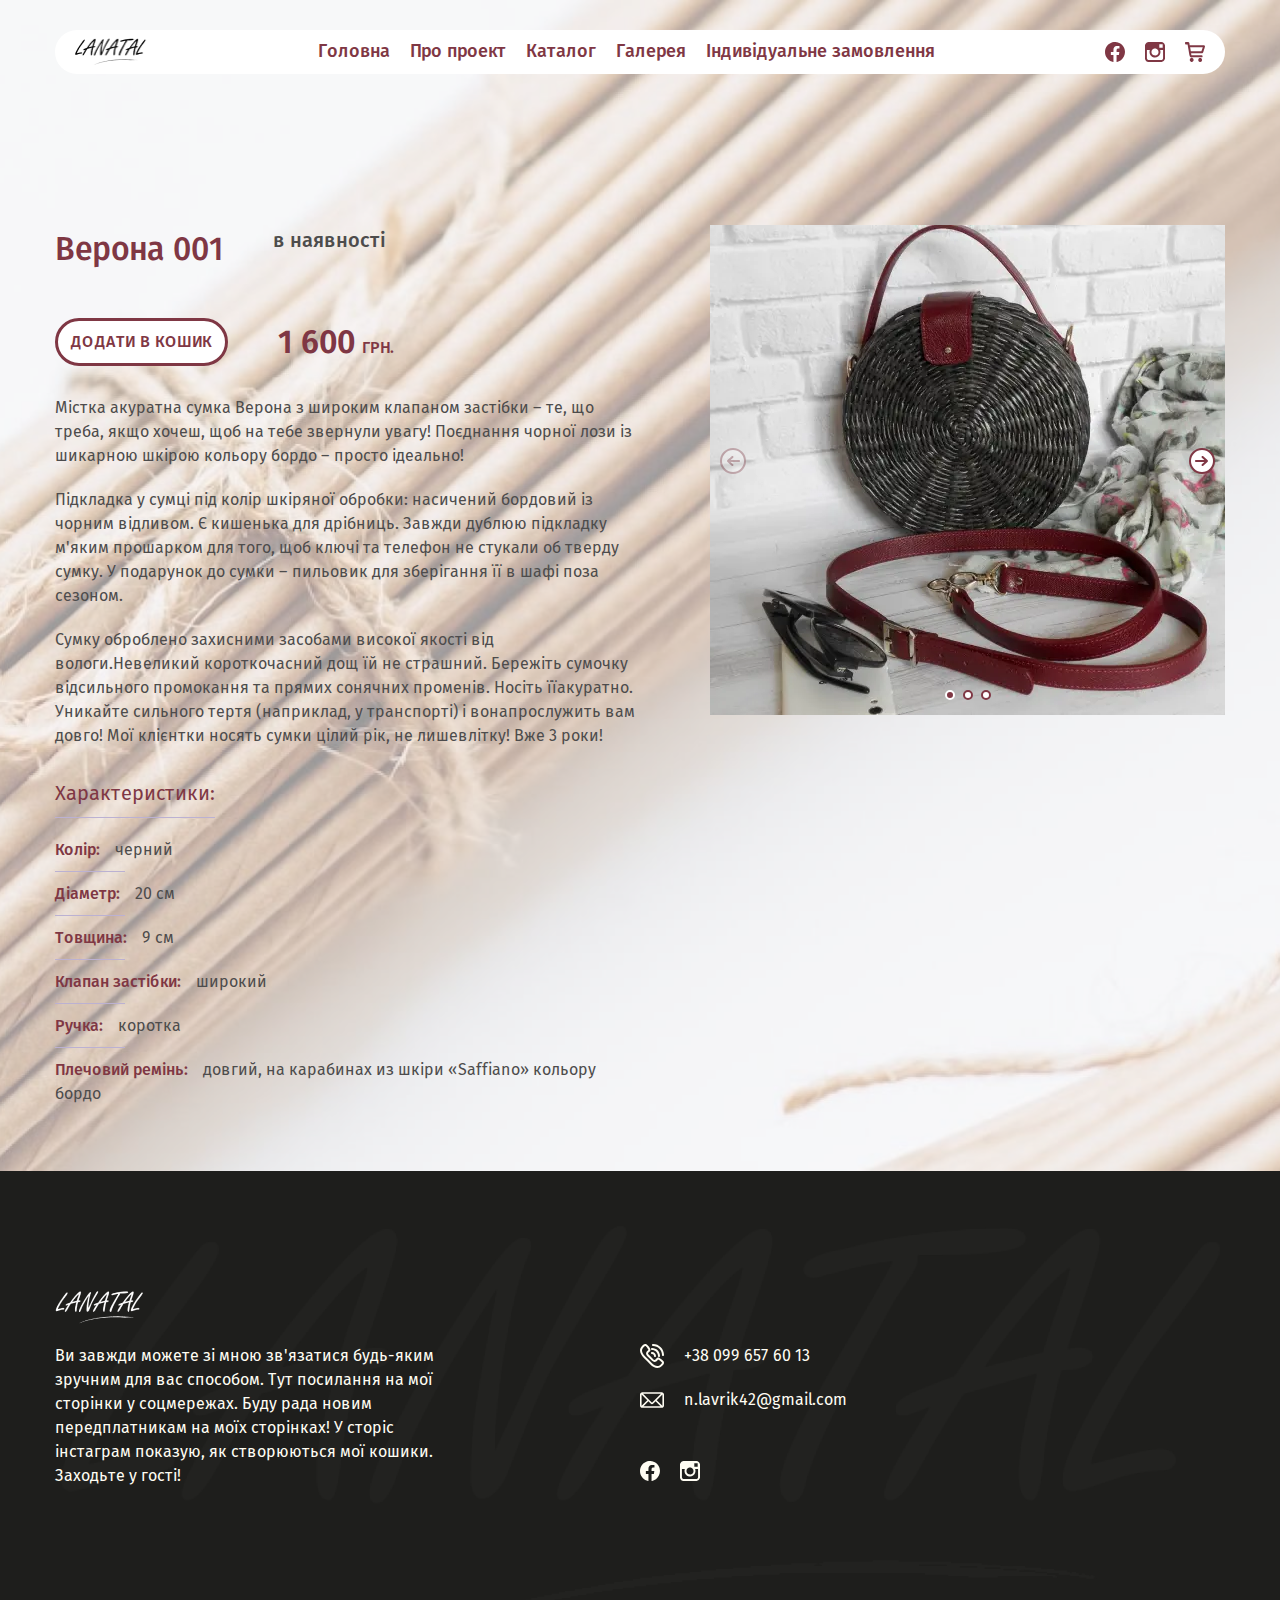
<file: product-card.html>
<!DOCTYPE html>
<html lang="uk">

    <head>
    <meta charset="UTF-8">
    <meta http-equiv="X-UA-Compatible" content="IE=edge">
    <meta name="viewport" content="width=device-width, initial-scale=1.0">
    <link rel="stylesheet" href="./css/style.min.css" />
    <title>Lanatal</title>
</head>

<body>
    <div class="wrapper">
        <header class="header lock-padding">
    <div class="container">
        <div class="header__inner">
            <a class="header__logo" href="index.html">
                <picture><source srcset="img/icons/logo.webp" type="image/webp"><img  class="logo__img" src="img/icons/logo.png" alt="Лого"></picture>
            </a>
            <nav class="header__nav nav">
                    <ul class="nav__list">
                         <li class="nav__list-item">
                            <a class="nav__list-link @@home-status" href="index.html">Головна</a>
                        </li>
                         <li class="nav__list-item">
                            <a class="nav__list-link @@about-status" href="about.html">Про проект</a>
                        </li>
                         <li class="nav__list-item">
                            <a class="nav__list-link @@catalog-status" href="catalog.html">Каталог</a>
                        </li>
                         <li class="nav__list-item">
                            <a class="nav__list-link @@gallery-status" href="gallery.html">Галерея</a>
                        </li>
                         <li class="nav__list-item">
                            <a class="nav__list-link @@order-status" href="order.html">Індивідуальне замовлення</a>
                        </li>
                    </ul>
            </nav>
            <div class="header__actions">
                <a class="header__social-link facebook" href="#">
                    <svg width="20" height="20" viewBox="0 0 25 25" fill="none" xmlns="http://www.w3.org/2000/svg">
                        <path d="M11.1328 0.0585938C5.64453 0.761719 1.39648 4.69727 0.224609 10.1562C-0.0195312 11.3086 -0.0195312 13.8867 0.224609 15.0195C0.742187 17.3926 1.81641 19.4824 3.41797 21.2207C5.03906 22.9785 7.83203 24.5215 10.1855 24.9414L10.5469 25.0098V20.6055V16.2109H8.93555H7.32422V14.4043V12.5977H8.92578H10.5273L10.5664 10.5664C10.6152 8.28125 10.7422 7.70508 11.377 6.76758C12.3633 5.30273 13.9258 4.75586 16.4844 4.98047C17.207 5.03906 17.8613 5.11719 17.9297 5.14648C18.0371 5.18555 18.0664 5.51758 18.0664 6.68945V8.17383L16.9629 8.23242C15.4199 8.31055 15.0195 8.50586 14.6387 9.32617C14.4922 9.64844 14.4531 9.9707 14.4531 11.1523V12.5977H16.1621C17.7246 12.5977 17.8711 12.6074 17.8711 12.7637C17.8711 12.8613 17.7637 13.6426 17.627 14.502C17.5 15.3613 17.3828 16.0938 17.3828 16.1328C17.3828 16.1816 16.7285 16.2109 15.918 16.2109H14.4531V20.6055V25.0098L14.8242 24.9414C16.3477 24.668 18.5937 23.6816 19.873 22.7344C23.2031 20.2637 25.166 16.1621 24.9707 12.0605C24.8242 8.85742 23.6621 6.15234 21.4746 3.85742C19.7363 2.04102 17.6172 0.849609 15.1367 0.283203C14.3262 0.0976562 11.9043 -0.0390625 11.1328 0.0585938Z" fill="#7F3744"/>
                        <defs>
                        <clipPath id="clip0_259_145">
                        <rect width="25" height="25" fill="white"/>
                        </clipPath>
                        </defs>
                        </svg>
                </a>
                <a class="header__social-link telegram" href="#">
                    <svg width="20" height="20" viewBox="0 0 25 25" fill="none" xmlns="http://www.w3.org/2000/svg">
                        <path d="M4.36374 0.0304699C3.72748 0.0921459 2.83784 0.378105 2.34234 0.675278C1.9482 0.910774 1.37387 1.40419 1.06982 1.77426C0.686937 2.22843 0.298423 2.96856 0.129505 3.55729L0 4.00025V12.4949V20.9896L0.129505 21.4269C0.686937 23.3445 2.22973 24.6678 4.21171 24.9369C4.81982 25.021 20.0901 25.021 20.7489 24.9369C22.7421 24.6902 24.2962 23.3445 24.8705 21.3708L25 20.9335V12.4949V4.05632L24.8705 3.61897C24.2905 1.62287 22.7196 0.27718 20.6982 0.0472908C20.2534 -0.00317383 4.8536 -0.0199947 4.36374 0.0304699ZM22.1002 5.00952V7.11216H19.9887H17.8773V5.00952V2.90688H19.9887H22.1002V5.00952ZM13.4459 8.21113C14.2905 8.39617 15.2534 8.9793 15.8446 9.65775C16.616 10.5437 17.0158 11.8501 16.8694 12.9883C16.6554 14.6592 15.625 15.9769 14.0484 16.6049C13.2264 16.9301 11.982 16.9581 11.1486 16.6778C9.83671 16.2348 8.80068 15.2367 8.34459 13.9752C7.45495 11.5193 8.97523 8.76623 11.5259 8.21113C12.0214 8.1046 12.9561 8.1046 13.4459 8.21113ZM6.10923 9.96053C6.10923 9.98856 6.05856 10.1568 5.99662 10.3418C5.54617 11.6314 5.54054 13.2519 5.97973 14.5975C6.61599 16.5656 8.20946 18.2141 10.1577 18.9094C10.9854 19.2065 11.5259 19.2962 12.4718 19.2962C13.9583 19.2962 15.0901 18.9598 16.2838 18.1636C18.125 16.9357 19.2173 15.0125 19.3243 12.8313C19.3637 12.0127 19.2905 11.3623 19.0766 10.6558C18.9977 10.3867 18.9189 10.1119 18.9077 10.039L18.8795 9.91567L20.7264 9.92689L22.5788 9.94371L22.5957 15.0181C22.6126 20.3728 22.6014 20.6363 22.3536 21.169C22.1959 21.5166 21.7962 21.9596 21.4358 22.1895C20.8559 22.5539 21.3795 22.5315 12.4944 22.5315C4.55518 22.5315 4.42568 22.5315 4.05968 22.4194C3.26577 22.1727 2.63514 21.4718 2.45495 20.6363C2.40991 20.4289 2.39302 18.7748 2.39302 15.1302V9.91567H4.25113C5.2759 9.91567 6.10923 9.9381 6.10923 9.96053Z" fill="#7F3744"/>
                        <defs>
                        <rect width="25" height="25" fill="white"/>
                        </defs>
                        </svg>
                </a>
                <div class="header__cart cart">
                    <a href="#" class="cart__icon">
                        <svg width="20" height="20" viewBox="0 0 25 25" fill="none" xmlns="http://www.w3.org/2000/svg">
                            <path d="M8.38794 19.8002C8.70893 19.8002 9.01302 19.8651 9.30022 19.9948C9.58742 20.1246 9.83661 20.3053 10.0478 20.5371C10.259 20.7688 10.4279 21.0422 10.5546 21.3574C10.6813 21.6725 10.7447 22.0062 10.7447 22.3584C10.7447 22.7106 10.6813 23.0443 10.5546 23.3594C10.4279 23.6746 10.259 23.948 10.0478 24.1797C9.83661 24.4114 9.58742 24.5968 9.30022 24.7358C9.01302 24.8749 8.70893 24.9444 8.38794 24.9444C8.05005 24.9444 7.73751 24.8749 7.45031 24.7358C7.16311 24.5968 6.91392 24.4114 6.70275 24.1797C6.49157 23.948 6.32263 23.6746 6.19592 23.3594C6.06922 23.0443 6.00586 22.7106 6.00586 22.3584C6.00586 22.0062 6.06922 21.6725 6.19592 21.3574C6.32263 21.0422 6.49157 20.7688 6.70275 20.5371C6.91392 20.3053 7.16311 20.1246 7.45031 19.9948C7.73751 19.8651 8.05005 19.8002 8.38794 19.8002ZM18.9299 19.8558C19.2509 19.8558 19.5592 19.9207 19.8548 20.0504C20.1505 20.1802 20.4039 20.361 20.6151 20.5927C20.8262 20.8244 20.9952 21.0978 21.1219 21.413C21.2486 21.7281 21.3119 22.0618 21.3119 22.414C21.3119 22.7662 21.2486 23.0999 21.1219 23.415C20.9952 23.7302 20.8262 24.0036 20.6151 24.2353C20.4039 24.467 20.1505 24.6524 19.8548 24.7915C19.5592 24.9305 19.2509 25 18.9299 25C18.6089 25 18.3048 24.9305 18.0176 24.7915C17.7304 24.6524 17.4812 24.467 17.27 24.2353C17.0589 24.0036 16.8899 23.7302 16.7632 23.415C16.6365 23.0999 16.5731 22.7662 16.5731 22.414C16.5731 22.0618 16.6365 21.7281 16.7632 21.413C16.8899 21.0978 17.0589 20.8244 17.27 20.5927C17.4812 20.361 17.7304 20.1802 18.0176 20.0504C18.3048 19.9207 18.6089 19.8558 18.9299 19.8558ZM23.1872 4.06173C23.6602 4.06173 24.0277 4.13125 24.2895 4.27028C24.5514 4.40931 24.7372 4.58078 24.847 4.7847C24.9569 4.98861 25.0075 5.20643 24.9991 5.43815C24.9906 5.66987 24.9611 5.86915 24.9104 6.03599C24.8597 6.20283 24.7499 6.54578 24.581 7.06483C24.412 7.58388 24.2304 8.15392 24.0361 8.77493C23.8418 9.39594 23.6476 10.0123 23.4533 10.6241C23.259 11.2358 23.1027 11.7178 22.9845 12.07C22.7648 12.8115 22.4903 13.3259 22.1609 13.6133C21.8314 13.9006 21.4218 14.0443 20.9318 14.0443H7.6277L7.98248 16.5468H20.7798C21.5907 16.5468 21.9962 16.9269 21.9962 17.6869C21.9962 18.0577 21.9159 18.3821 21.7554 18.6601C21.5949 18.9382 21.2782 19.068 20.8051 19.0494H7.52634C7.18845 19.0494 6.90548 18.966 6.67741 18.7992C6.44934 18.6323 6.25928 18.4145 6.10723 18.1457C5.95518 17.8769 5.8327 17.5849 5.73978 17.2698C5.64686 16.9547 5.57506 16.6581 5.52438 16.38C5.50749 16.2688 5.46103 16 5.385 15.5736C5.30898 15.1472 5.21606 14.6143 5.10625 13.9747C4.99644 13.3352 4.87396 12.6215 4.7388 11.8336C4.60365 11.0458 4.4685 10.2533 4.33335 9.45619C4.01236 7.58388 3.64913 5.4984 3.24367 3.19973H1.34308C1.08967 3.19973 0.878495 3.13021 0.709554 2.99118C0.540612 2.85215 0.401236 2.68531 0.291424 2.49066C0.181612 2.29602 0.105588 2.08747 0.063353 1.86502C0.0211177 1.64257 0 1.43865 0 1.25328C0 0.882524 0.114035 0.576653 0.342106 0.335664C0.570177 0.0946744 0.878495 -0.0165515 1.26706 0.00198618H3.82652C4.1644 0.00198618 4.43471 0.0575991 4.63744 0.168825C4.84017 0.280051 5.00066 0.419083 5.11892 0.585922C5.23718 0.752761 5.32165 0.924234 5.37233 1.10034C5.42302 1.27645 5.46525 1.42938 5.49904 1.55915C5.53283 1.70745 5.56662 1.916 5.60041 2.18479C5.63419 2.45359 5.66798 2.72702 5.70177 3.00508C5.75245 3.33876 5.80313 3.69098 5.85382 4.06173H23.1872ZM22.2496 6.53651L6.38598 6.48089L7.27292 11.5139L20.5264 11.5417L22.2496 6.53651Z" fill="#7F3744"/>
                            <defs>
                            <rect width="25" height="25" fill="white"/>
                            </defs>
                            </svg>
                            <span>0</span>
                        </a>
                        
                    <div class="cart-content">
                            <h5 class="cart-content__title">ваші товари:</h5>
                            <ul class="cart-content__list">
                               
                            </ul>
                            <div class="cart-content__bottom">
                                <div class="cart-bottom__left">
                                    <div class="cart-bottom__quontity">
                                        <span>кількість товару:</span>
                                        <span class="cart__quontity">0</span>
                                    </div>
                                    <div class="cart-bottom__fullprice">
                                        <span>загальна сума:</span>
                                        <div class="fullprice">0</div>
                                        <span class="fullprice-currency">грн.</span>
                                    </div>
                                </div>
                                <div class="cart-bottom__right">
                                    <a class="cart-bottom__button button popup-link" href="#order-popup">замовити</a>
                                </div>
                            </div>
                    </div>
                </div>
            </div>

            <div class="burger">
                <picture><source srcset="img/icons/tassel-left.webp" type="image/webp"><img class="burger__img tassel-left" src="img/icons/tassel-left.png" alt="Tassel left"></picture>
                <picture><source srcset="img/icons/tassel-right.webp" type="image/webp"><img class="burger__img tassel-right" src="img/icons/tassel-right.png" alt="Tassel right"></picture>
            </div>

        </div>
    </div>

    <div id="order-popup" class="order-popup popup">
        <div class="order-popup__body">
            <div class="order-popup__content">
                <div class="order-popup__head">
                    <picture><source srcset="img/icons/logo.webp" type="image/webp"><img  class="order-popup__logo" src="img/icons/logo.png" alt="Лого"></picture>
                    <a class="order-popup__close close-popup" href="#">
                        <picture><source srcset="img/icons/order-close.webp" type="image/webp"><img src="img/icons/order-close.png" alt="Хрестик"></picture>
                    </a>
                </div>
                <div class="order-popup__inner">
                    <div class="order-popup__left-content">
                        <h5 class="order-popup__title">ваше замовлення:</h5>
                        <div class="left-content__info">
                            <div class="left-content__quontity">
                                <span>кількість товару:</span>
                                <span class="popup-quontity">0</span>
                            </div>
                            <div class="left-content__fullprice">
                                <span>загальна сума:</span>
                                <div class="popup-fullprice">0</div>
                                <span class="popup-fullprice-currency">грн.</span>
                            </div>
                            <div class="left-content__products products-list">
                                <button class="products-list__button" type="button">вибраний товар</button>
                                <img class="products-list__arrow-img" src="img/icons/arrow-right.svg" alt="Стрілка">
                                <div class="products-list__inner">
                                    <ul class="products-list__items">
                                  
                                    </ul>
                                </div>
                            </div>
                        </div>
                        <form id="form" class="left-content__form blank-form" action="#" method="POST">
                                <label class="form-name" for="name">введіть ваше ім’я</label>
                                <input class="form-input _req" id="name" name="name" type="text" tabindex="1" placeholder="ім’я">
    
                                <label class="form-phone" for="phone">введіть ваш телефон</label>
                                <input class="form-input _tel _req" id="phone" name="phone" type="tel" tabindex="2" placeholder="Телефон">
    
                                <label class="form-massage" for="massage">додаткова інформація <span>(необов’язково)</span></label>
                                <div class="form-massage__inner">
                                    <textarea id="massage" name="message" tabindex="3"></textarea>
                                </div>
                        </form>
                    </div>
                    <div class="order-popup__right-content">
                        <div class="right-content__delivery">
                            <h5 class="order-popup__title">спосіб доставки:</h5>
                            <form id="form-delivery" class="right-content__form delivery-form" action="#" method="POST">
                                <div class="delivery-form__variant">
                                    <label for="pickup">
                                            <span>Самовивіз.</span> Моя майстерня знаходиться в м.Ірпінь
                                            <input type="radio" id="pickup" name="delivery" value="pickup" tabindex="4" checked>
                                            <span class="delivery-form__custom-input"></span>
                                        </label>
                                </div>
                                <div class="delivery-form__variant">
                                    <label for="taxi">
                                        <div>
                                            <span>Відправка на таксі за вашою адресою</span>
                                        </div>
                                        <input type="radio" id="taxi" name="delivery" value="taxi" tabindex="4">
                                        <span class="delivery-form__custom-input"></span>
                                    </label>
                                </div>
                                <div class="delivery-form__variant">
                                    <label for="kyiv">
                                        <div>
                                            <span>Зустріч у м.Київ біля метро Академгородок</span>
                                        </div>
                                        <input type="radio" id="kyiv" name="delivery" value="kyiv" tabindex="4">
                                        <span class="delivery-form__custom-input"></span>
                                    </label>
                                </div>
                                <div class="delivery-form__variant">
                                    <label for="nova-mail">
                                        <div>
                                            <span>Відправка Новою Поштою.</span> Відділення Нової Пошти вкажіть у графі “Додаткова інформація”
                                        </div>
                                        <input type="radio" id="nova-mail" name="delivery" value="nova-mail" tabindex="4">
                                        <span class="delivery-form__custom-input"></span>
                                    </label>
                                </div>
                                <div class="delivery-form__variant">
                                    <label for="ukr-mail">
                                        <div>
                                            <span>Відправка Укрпоштою.</span> Індекс Укрпошти вкажіть у графі “Додаткова інформація”
                                        </div>
                                        <input type="radio" id="ukr-mail" name="delivery" value="ukr-mail" tabindex="4">
                                        <span class="delivery-form__custom-input"></span>
                                    </label>
                                </div>
                            </form>
                        </div>
                        <div class="right-content__connection">
                            <h5 class="order-popup__title">спосіб зв’язку з вами:</h5>
                            <form id="form-connection" class="right-content__form connection-form" action="#" method="POST">
                                <div class="connection-form__variant">
                                    <label for="call">
                                            Передзвонити Вам
                                        <input type="radio" id="call" name="connection" value="call" tabindex="5" checked>
                                        <span class="connection-form__custom-input"></span>
                                    </label>
                                </div>
                                <div class="connection-form__variant">
                                    <label for="telegram">
                                            Написати в telegram
                                        <input type="radio" id="telegram" name="connection" value="telegram" tabindex="5">
                                        <span class="connection-form__custom-input"></span>
                                    </label>
                                </div>
                            </form>
                        </div>
                        <p class="right-content__text">Після оформлення замовлення Я зв’яжусь з Вами зручним для Вас способом для обговорення умов оплати, уточнення щодо доставки та інших питань які могли виникнути</p>
                    </div>
                </div>
                <button class="order-popup__button button" type="submit" form="form">оформити замовлення</button>
            </div>
        </div>
    </div>
</header>

        <div class="main">
            <section class="product" style="background-image: url('img/product-card/bg_image.jpg')">
                <div class="product__bg-leaner"></div>
                <div class="container">
                    <div class="product-card__inner">
                        <article class="product-card">
                            <div class="product-card__title">
                                <h3>Верона 001</h3>
                                <span>в наявності</span>
                            </div>
                            <div class="product-card__panel">
                                <button class="product-card__button button" type="button">додати в кошик</button>
                                <div class="card-price">1 600<span>грн.</span></div>
                            </div>
                            <div class="product-card__slider swiper">
                                <div class="swiper-wrapper">
                                    <div class="swiper-slide">
                                        <div class="swiper-slide__image">
                                            <picture><source srcset="img/product-card/slider-img-1.webp" type="image/webp"><img src="img/product-card/slider-img-1.jpg" alt="Фото"></picture>
                                        </div>
                                    </div>
                                    <div class="swiper-slide">
                                        <div class="swiper-slide__image">
                                            <picture><source srcset="img/product-card/slider-img-2.webp" type="image/webp"><img src="img/product-card/slider-img-2.jpg" alt="Фото"></picture>
                                        </div>
                                    </div>
                                    <div class="swiper-slide">
                                        <div class="swiper-slide__image">
                                            <picture><source srcset="img/product-card/slider-img-3.webp" type="image/webp"><img src="img/product-card/slider-img-3.jpg" alt="Фото"></picture>
                                        </div>
                                    </div>
                                </div>
                                <div class="swiper-button-prev">
                                    <svg width="26" height="26" viewBox="0 0 26 26" fill="none" xmlns="http://www.w3.org/2000/svg">
                                        <circle cx="11" cy="11" r="12" transform="matrix(-1 0 0 1 24 2)" fill="white" stroke="#7F3744" stroke-width="2"/>
                                        <path d="M14.2742 17.7208L18.6962 13.6757C19.1013 13.3029 19.1013 12.6979 18.6962 12.3263L14.2742 8.27888C13.8657 7.90611 13.2046 7.90798 12.7961 8.27888C12.3918 8.65228 12.3918 9.25486 12.7961 9.62826L15.3831 11.9942H7.0845C6.48501 11.9942 6 12.4407 6 12.9933C6 13.5453 6.48501 13.9924 7.0845 13.9924H15.3987L12.7961 16.3708C12.3918 16.7436 12.3918 17.3468 12.7961 17.7195C13.204 18.0929 13.8651 18.0935 14.2742 17.7208Z" fill="#7F3744"/>
                                    </svg>
                                </div>
                                <div class="swiper-button-next">
                                    <svg width="26" height="26" viewBox="0 0 26 26" fill="none" xmlns="http://www.w3.org/2000/svg">
                                        <circle cx="11" cy="11" r="12" transform="matrix(-1 0 0 1 24 2)" fill="white" stroke="#7F3744" stroke-width="2"/>
                                        <path d="M14.2742 17.7208L18.6962 13.6757C19.1013 13.3029 19.1013 12.6979 18.6962 12.3263L14.2742 8.27888C13.8657 7.90611 13.2046 7.90798 12.7961 8.27888C12.3918 8.65228 12.3918 9.25486 12.7961 9.62826L15.3831 11.9942H7.0845C6.48501 11.9942 6 12.4407 6 12.9933C6 13.5453 6.48501 13.9924 7.0845 13.9924H15.3987L12.7961 16.3708C12.3918 16.7436 12.3918 17.3468 12.7961 17.7195C13.204 18.0929 13.8651 18.0935 14.2742 17.7208Z" fill="#7F3744"/>
                                    </svg>
                                </div>
                                
                                <div class="swiper-pagination"></div>
                            </div> 
                            <div class="product-card__text">
                                <p>Містка акуратна сумка Верона з широким клапаном застібки – те, що треба, якщо хочеш, щоб на тебе звернули увагу! Поєднання чорної лози із шикарною шкірою кольору бордо – просто ідеально!</p>
                                <p>Підкладка у сумці під колір шкіряної обробки: насичений бордовий із чорним відливом. Є кишенька для дрібниць. Завжди дублюю підкладку м'яким прошарком для того, щоб ключі та телефон не стукали об тверду сумку. У подарунок до сумки – пильовик для зберігання її в шафі поза сезоном.</p>
                                <p>
                                Сумку оброблено захисними засобами високої якості від вологи.Невеликий короткочасний дощ їй не страшний. Бережіть сумочку відсильного промокання та прямих сонячних променів. Носіть їїакуратно. Уникайте сильного тертя (наприклад, у транспорті) і вонапрослужить вам довго! Мої клієнтки носять сумки цілий рік, не лишевлітку! Вже 3 роки!</p>
                            </div>
                            <div class="product-card__characteristic">
                                <h5>Характеристики:</h5>
                                <ul>
                                    <li>
                                        <div>Колір:<span>черний</span></div>
                                    </li>
                                    <li>
                                        <div>Діаметр:<span>20 см</span></div>
                                    </li>
                                    <li>
                                        <div>Товщина:<span>9 см</span></div>
                                    </li>
                                    <li>
                                        <div>Клапан застібки:<span>широкий</span></div>
                                    </li>
                                    <li>
                                        <div>Ручка:<span>коротка</span></div>
                                    </li>
                                    <li>
                                        <div>Плечовий ремінь:<span>довгий, на карабинах из шкіри «Saffiano» кольору бордо</span></div>
                                    </li>
                                </ul>
                            </div>
                        </article>
           
                    </div>
                </div>
            </section>
          </section>
        </div>
        <footer class="footer" style="background-image: url('img/icons/bg-footer.png');">
    <div class="container">
            <picture><source srcset="img/icons/footer-logo.webp" type="image/webp"><img class="footer__logo" src="img/icons/footer-logo.png" alt="Лого"></picture>
            <div class="footer__inner">
                <div class="footer__info">
                    <p class="footer__text">Ви завжди можете зі мною зв'язатися будь-яким зручним для вас способом. Тут посилання на мої сторінки у соцмережах. Буду рада новим передплатникам на моїх сторінках! У сторіс інстаграм показую, як створюються мої кошики. Заходьте у гості!</p>
                </div>
                <div class="footer__social">
                    <a class="footer__phone" href="phone:+380996576013">+38 099 657 60 13</a>
                    <a class="footer__email" href="email:n.lavrik42@gmail.com">n.lavrik42@gmail.com</a>
                    <div class="footer__social-links">
                        <a class="footer__social-facebook" href="#">
                            <svg width="20" height="20" viewBox="0 0 25 25" fill="none" xmlns="http://www.w3.org/2000/svg">
                                <path d="M11.1328 0.0585938C5.64453 0.761719 1.39648 4.69727 0.224609 10.1562C-0.0195312 11.3086 -0.0195312 13.8867 0.224609 15.0195C0.742187 17.3926 1.81641 19.4824 3.41797 21.2207C5.03906 22.9785 7.83203 24.5215 10.1855 24.9414L10.5469 25.0098V20.6055V16.2109H8.93555H7.32422V14.4043V12.5977H8.92578H10.5273L10.5664 10.5664C10.6152 8.28125 10.7422 7.70508 11.377 6.76758C12.3633 5.30273 13.9258 4.75586 16.4844 4.98047C17.207 5.03906 17.8613 5.11719 17.9297 5.14648C18.0371 5.18555 18.0664 5.51758 18.0664 6.68945V8.17383L16.9629 8.23242C15.4199 8.31055 15.0195 8.50586 14.6387 9.32617C14.4922 9.64844 14.4531 9.9707 14.4531 11.1523V12.5977H16.1621C17.7246 12.5977 17.8711 12.6074 17.8711 12.7637C17.8711 12.8613 17.7637 13.6426 17.627 14.502C17.5 15.3613 17.3828 16.0938 17.3828 16.1328C17.3828 16.1816 16.7285 16.2109 15.918 16.2109H14.4531V20.6055V25.0098L14.8242 24.9414C16.3477 24.668 18.5937 23.6816 19.873 22.7344C23.2031 20.2637 25.166 16.1621 24.9707 12.0605C24.8242 8.85742 23.6621 6.15234 21.4746 3.85742C19.7363 2.04102 17.6172 0.849609 15.1367 0.283203C14.3262 0.0976562 11.9043 -0.0390625 11.1328 0.0585938Z" fill="#7F3744"/>
                                <defs>
                                <rect width="25" height="25" fill="white"/>
                                </defs>
                            </svg>
                        </a>
                        <a class="footer__social-telegram" href="#">
                            <svg width="20" height="20" viewBox="0 0 25 25" fill="none" xmlns="http://www.w3.org/2000/svg">
                                <path d="M4.36374 0.0304699C3.72748 0.0921459 2.83784 0.378105 2.34234 0.675278C1.9482 0.910774 1.37387 1.40419 1.06982 1.77426C0.686937 2.22843 0.298423 2.96856 0.129505 3.55729L0 4.00025V12.4949V20.9896L0.129505 21.4269C0.686937 23.3445 2.22973 24.6678 4.21171 24.9369C4.81982 25.021 20.0901 25.021 20.7489 24.9369C22.7421 24.6902 24.2962 23.3445 24.8705 21.3708L25 20.9335V12.4949V4.05632L24.8705 3.61897C24.2905 1.62287 22.7196 0.27718 20.6982 0.0472908C20.2534 -0.00317383 4.8536 -0.0199947 4.36374 0.0304699ZM22.1002 5.00952V7.11216H19.9887H17.8773V5.00952V2.90688H19.9887H22.1002V5.00952ZM13.4459 8.21113C14.2905 8.39617 15.2534 8.9793 15.8446 9.65775C16.616 10.5437 17.0158 11.8501 16.8694 12.9883C16.6554 14.6592 15.625 15.9769 14.0484 16.6049C13.2264 16.9301 11.982 16.9581 11.1486 16.6778C9.83671 16.2348 8.80068 15.2367 8.34459 13.9752C7.45495 11.5193 8.97523 8.76623 11.5259 8.21113C12.0214 8.1046 12.9561 8.1046 13.4459 8.21113ZM6.10923 9.96053C6.10923 9.98856 6.05856 10.1568 5.99662 10.3418C5.54617 11.6314 5.54054 13.2519 5.97973 14.5975C6.61599 16.5656 8.20946 18.2141 10.1577 18.9094C10.9854 19.2065 11.5259 19.2962 12.4718 19.2962C13.9583 19.2962 15.0901 18.9598 16.2838 18.1636C18.125 16.9357 19.2173 15.0125 19.3243 12.8313C19.3637 12.0127 19.2905 11.3623 19.0766 10.6558C18.9977 10.3867 18.9189 10.1119 18.9077 10.039L18.8795 9.91567L20.7264 9.92689L22.5788 9.94371L22.5957 15.0181C22.6126 20.3728 22.6014 20.6363 22.3536 21.169C22.1959 21.5166 21.7962 21.9596 21.4358 22.1895C20.8559 22.5539 21.3795 22.5315 12.4944 22.5315C4.55518 22.5315 4.42568 22.5315 4.05968 22.4194C3.26577 22.1727 2.63514 21.4718 2.45495 20.6363C2.40991 20.4289 2.39302 18.7748 2.39302 15.1302V9.91567H4.25113C5.2759 9.91567 6.10923 9.9381 6.10923 9.96053Z" fill="#7F3744"/>
                                <defs>
                                <rect width="25" height="25" fill="white"/>
                                </defs>
                                </svg>
                        </a>
                    </div>
                </div>
            </div>
    </div>
</footer>
    </div>
    <script src="./js/app.min.js"></script>
</body>
</html>
</file>
<file: css/style.min.css>
.card__item div span,.product .product-card__characteristic ul li span,body{font-family:FiraSans-Regular;font-weight:400}.blank-form input::-moz-placeholder{font-family:FiraSans-Medium;font-weight:500}.blank-form .form-massage,.blank-form .form-name,.blank-form .form-phone,.blank-form input,.blank-form input::placeholder,.blank-form textarea,.button,.card__item div,.card__price span,.card__title,.cart-bottom__fullprice .fullprice-currency,.cart-bottom__fullprice span:nth-child(1),.cart-bottom__quontity,.cart-content__title,.cart-product__delete,.cart-product__price span,.cart-product__title,.cart__icon span,.catalog__text,.connection-form label span,.delivery-form label span,.error__inner span,.header .nav__list,.hero__text span,.left-content__fullprice .popup-fullprice-currency,.left-content__fullprice span,.left-content__quontity span,.link span,.order-contact__info a,.order-contact__info p,.order-popup__left-content .order-popup__title,.order-popup__right-content .order-popup__title,.order-product__delete,.order-product__price span,.order-product__title,.order-steps__text,.product .card-price span,.product .product-card__characteristic ul li,.product .product-card__title,.products-list__button,.quality__card h4,.step__info h5,.title{font-family:FiraSans-Medium;font-weight:500}.card__price,.cart-bottom__fullprice .fullprice,.cart-product__price,.left-content__fullprice .popup-fullprice,.order-product__price,.page-numbers,.product .card-price,.product .product-card__panel{font-family:FiraSans-SemiBold;font-weight:600}.step__info span{font-family:FiraSans-Bold;font-weight:700}.about__title,.catalog__title,.gallery__title,.hero__title,.order-top__title{font-family:Merriweather-Bold;font-weight:700}body,html{height:100%}html{box-sizing:border-box}body{font-size:16px;line-height:24px;min-width:320px;color:#7f3744}body ::-webkit-scrollbar{width:4px}body ::-webkit-scrollbar-thumb{background:#8d88da;border-radius:10px}body.lock{overflow:hidden}.wrapper{display:flex;flex-direction:column;min-height:100%;overflow-x:clip}.main{flex:1 0 auto}.footer{flex:0 0 auto}.container{overflow-x:hidden;max-width:1200px;margin:0 auto;padding:0 15px}.title{font-size:36px;line-height:54px}.button{display:inline-block;padding:10px 13px;font-size:16px;line-height:20px;letter-spacing:.48px;text-transform:uppercase;border-radius:30px;border:3px solid #7f3744;color:#7f3744;background-color:#fff;transition:opacity .8s ease 1.2s,color .3s ease,background-color .3s ease,box-shadow .3s ease}.button:active{transform:scale(95%)}.mixitup-control-active{color:#fff;background-color:#7f3744}.link{display:inline-flex;align-items:center;gap:10px;transition:all .3s ease}.link span{font-size:20px;line-height:30px;letter-spacing:.6px;text-transform:uppercase}.link svg{animation:link-arrow 1s ease-in infinite alternate}@keyframes link-arrow{0%{transform:translateX(0)}100%{transform:translateX(10px)}}.card{max-width:363px;border:1px solid #8d88da;border-radius:30px;overflow:hidden;display:flex;flex-direction:column;background-color:#fff}.card__inner{padding:30px 40px 30px 20px;display:flex;flex-direction:column;flex-grow:1}.card__img{width:100%;max-height:297px;-o-object-fit:cover;object-fit:cover}.card__top{margin-bottom:50px}.card__title{margin-bottom:15px;font-size:24px;line-height:36px;text-transform:uppercase}.card__items{margin-bottom:20px}.card__item:not(:last-child){margin-bottom:10px}.card__item div{text-transform:capitalize}.card__item div span{text-transform:none;color:#4d4c4c;margin-left:10px}.card__text{color:#4d4c4c;text-wrap:wrap}.card__bottom{display:flex;align-items:center;justify-content:space-between;margin-top:auto}.card__price{font-size:32px;line-height:48px;text-transform:uppercase}.card__price span{margin-left:7px;font-size:16px;line-height:24px}@font-face{font-family:swiper-icons;src:url("data:application/font-woff;charset=utf-8;base64, [base64]//wADZ2x5ZgAAAywAAADMAAAD2MHtryVoZWFkAAABbAAAADAAAAA2E2+eoWhoZWEAAAGcAAAAHwAAACQC9gDzaG10eAAAAigAAAAZAAAArgJkABFsb2NhAAAC0AAAAFoAAABaFQAUGG1heHAAAAG8AAAAHwAAACAAcABAbmFtZQAAA/gAAAE5AAACXvFdBwlwb3N0AAAFNAAAAGIAAACE5s74hXjaY2BkYGAAYpf5Hu/j+W2+MnAzMYDAzaX6QjD6/4//Bxj5GA8AuRwMYGkAPywL13jaY2BkYGA88P8Agx4j+/8fQDYfA1AEBWgDAIB2BOoAeNpjYGRgYNBh4GdgYgABEMnIABJzYNADCQAACWgAsQB42mNgYfzCOIGBlYGB0YcxjYGBwR1Kf2WQZGhhYGBiYGVmgAFGBiQQkOaawtDAoMBQxXjg/wEGPcYDDA4wNUA2CCgwsAAAO4EL6gAAeNpj2M0gyAACqxgGNWBkZ2D4/wMA+xkDdgAAAHjaY2BgYGaAYBkGRgYQiAHyGMF8FgYHIM3DwMHABGQrMOgyWDLEM1T9/w8UBfEMgLzE////P/5//f/V/xv+r4eaAAeMbAxwIUYmIMHEgKYAYjUcsDAwsLKxc3BycfPw8jEQA/[base64]/uznmfPFBNODM2K7MTQ45YEAZqGP81AmGGcF3iPqOop0r1SPTaTbVkfUe4HXj97wYE+yNwWYxwWu4v1ugWHgo3S1XdZEVqWM7ET0cfnLGxWfkgR42o2PvWrDMBSFj/IHLaF0zKjRgdiVMwScNRAoWUoH78Y2icB/yIY09An6AH2Bdu/UB+yxopYshQiEvnvu0dURgDt8QeC8PDw7Fpji3fEA4z/PEJ6YOB5hKh4dj3EvXhxPqH/SKUY3rJ7srZ4FZnh1PMAtPhwP6fl2PMJMPDgeQ4rY8YT6Gzao0eAEA409DuggmTnFnOcSCiEiLMgxCiTI6Cq5DZUd3Qmp10vO0LaLTd2cjN4fOumlc7lUYbSQcZFkutRG7g6JKZKy0RmdLY680CDnEJ+UMkpFFe1RN7nxdVpXrC4aTtnaurOnYercZg2YVmLN/d/gczfEimrE/fs/bOuq29Zmn8tloORaXgZgGa78yO9/cnXm2BpaGvq25Dv9S4E9+5SIc9PqupJKhYFSSl47+Qcr1mYNAAAAeNptw0cKwkAAAMDZJA8Q7OUJvkLsPfZ6zFVERPy8qHh2YER+3i/BP83vIBLLySsoKimrqKqpa2hp6+jq6RsYGhmbmJqZSy0sraxtbO3sHRydnEMU4uR6yx7JJXveP7WrDycAAAAAAAH//wACeNpjYGRgYOABYhkgZgJCZgZNBkYGLQZtIJsFLMYAAAw3ALgAeNolizEKgDAQBCchRbC2sFER0YD6qVQiBCv/H9ezGI6Z5XBAw8CBK/m5iQQVauVbXLnOrMZv2oLdKFa8Pjuru2hJzGabmOSLzNMzvutpB3N42mNgZGBg4GKQYzBhYMxJLMlj4GBgAYow/P/PAJJhLM6sSoWKfWCAAwDAjgbRAAB42mNgYGBkAIIbCZo5IPrmUn0hGA0AO8EFTQAA") format("woff");font-weight:400;font-style:normal}:root{--swiper-theme-color:#007aff}:host{position:relative;display:block;margin-left:auto;margin-right:auto;z-index:1}.swiper{margin-left:auto;margin-right:auto;position:relative;overflow:hidden;list-style:none;padding:0;z-index:1;display:block}.swiper-vertical>.swiper-wrapper{flex-direction:column}.swiper-wrapper{position:relative;width:100%;height:100%;z-index:1;display:flex;transition-property:transform;transition-timing-function:var(--swiper-wrapper-transition-timing-function,initial);box-sizing:content-box}.swiper-android .swiper-slide,.swiper-ios .swiper-slide,.swiper-wrapper{transform:translate3d(0,0,0)}.swiper-horizontal{touch-action:pan-y}.swiper-vertical{touch-action:pan-x}.swiper-slide{flex-shrink:0;width:100%;height:100%;position:relative;transition-property:transform;display:block}.swiper-slide-invisible-blank{visibility:hidden}.swiper-autoheight,.swiper-autoheight .swiper-slide{height:auto}.swiper-autoheight .swiper-wrapper{align-items:flex-start;transition-property:transform,height}.swiper-backface-hidden .swiper-slide{transform:translateZ(0);backface-visibility:hidden}.swiper-3d.swiper-css-mode .swiper-wrapper{perspective:1200px}.swiper-3d .swiper-wrapper{transform-style:preserve-3d}.swiper-3d{perspective:1200px}.swiper-3d .swiper-cube-shadow,.swiper-3d .swiper-slide{transform-style:preserve-3d}.swiper-css-mode>.swiper-wrapper{overflow:auto;scrollbar-width:none;-ms-overflow-style:none}.swiper-css-mode>.swiper-wrapper::-webkit-scrollbar{display:none}.swiper-css-mode>.swiper-wrapper>.swiper-slide{scroll-snap-align:start start}.swiper-css-mode.swiper-horizontal>.swiper-wrapper{scroll-snap-type:x mandatory}.swiper-css-mode.swiper-vertical>.swiper-wrapper{scroll-snap-type:y mandatory}.swiper-css-mode.swiper-free-mode>.swiper-wrapper{scroll-snap-type:none}.swiper-css-mode.swiper-free-mode>.swiper-wrapper>.swiper-slide{scroll-snap-align:none}.swiper-css-mode.swiper-centered>.swiper-wrapper::before{content:"";flex-shrink:0;order:9999}.swiper-css-mode.swiper-centered>.swiper-wrapper>.swiper-slide{scroll-snap-align:center center;scroll-snap-stop:always}.swiper-css-mode.swiper-centered.swiper-horizontal>.swiper-wrapper>.swiper-slide:first-child{margin-inline-start:var(--swiper-centered-offset-before)}.swiper-css-mode.swiper-centered.swiper-horizontal>.swiper-wrapper::before{height:100%;min-height:1px;width:var(--swiper-centered-offset-after)}.swiper-css-mode.swiper-centered.swiper-vertical>.swiper-wrapper>.swiper-slide:first-child{margin-block-start:var(--swiper-centered-offset-before)}.swiper-css-mode.swiper-centered.swiper-vertical>.swiper-wrapper::before{width:100%;min-width:1px;height:var(--swiper-centered-offset-after)}.swiper-3d .swiper-slide-shadow,.swiper-3d .swiper-slide-shadow-bottom,.swiper-3d .swiper-slide-shadow-left,.swiper-3d .swiper-slide-shadow-right,.swiper-3d .swiper-slide-shadow-top{position:absolute;left:0;top:0;width:100%;height:100%;pointer-events:none;z-index:10}.swiper-3d .swiper-slide-shadow{background:rgba(0,0,0,.15)}.swiper-3d .swiper-slide-shadow-left{background-image:linear-gradient(to left,rgba(0,0,0,.5),rgba(0,0,0,0))}.swiper-3d .swiper-slide-shadow-right{background-image:linear-gradient(to right,rgba(0,0,0,.5),rgba(0,0,0,0))}.swiper-3d .swiper-slide-shadow-top{background-image:linear-gradient(to top,rgba(0,0,0,.5),rgba(0,0,0,0))}.swiper-3d .swiper-slide-shadow-bottom{background-image:linear-gradient(to bottom,rgba(0,0,0,.5),rgba(0,0,0,0))}.swiper-lazy-preloader{width:42px;height:42px;position:absolute;left:50%;top:50%;margin-left:-21px;margin-top:-21px;z-index:10;transform-origin:50%;box-sizing:border-box;border:4px solid var(--swiper-preloader-color,var(--swiper-theme-color));border-radius:50%;border-top-color:transparent}.swiper-watch-progress .swiper-slide-visible .swiper-lazy-preloader,.swiper:not(.swiper-watch-progress) .swiper-lazy-preloader{animation:swiper-preloader-spin 1s infinite linear}.swiper-lazy-preloader-white{--swiper-preloader-color:#fff}.swiper-lazy-preloader-black{--swiper-preloader-color:#000}@keyframes swiper-preloader-spin{0%{transform:rotate(0)}100%{transform:rotate(360deg)}}:root{--swiper-navigation-size:44px}.swiper-button-next,.swiper-button-prev{position:absolute;top:var(--swiper-navigation-top-offset,50%);width:calc(var(--swiper-navigation-size)/ 44 * 27);height:var(--swiper-navigation-size);margin-top:calc(0px - var(--swiper-navigation-size)/ 2);z-index:10;cursor:pointer;display:flex;align-items:center;justify-content:center;color:var(--swiper-navigation-color,var(--swiper-theme-color))}.swiper-button-next.swiper-button-disabled,.swiper-button-prev.swiper-button-disabled{opacity:.35;cursor:auto;pointer-events:none}.swiper-button-next.swiper-button-hidden,.swiper-button-prev.swiper-button-hidden{opacity:0;cursor:auto;pointer-events:none}.swiper-navigation-disabled .swiper-button-next,.swiper-navigation-disabled .swiper-button-prev{display:none!important}.swiper-button-next svg,.swiper-button-prev svg{width:100%;height:100%;-o-object-fit:contain;object-fit:contain;transform-origin:center}.swiper-rtl .swiper-button-next svg,.swiper-rtl .swiper-button-prev svg{transform:rotate(180deg)}.swiper-button-prev,.swiper-rtl .swiper-button-next{left:var(--swiper-navigation-sides-offset,10px);right:auto}.swiper-button-next,.swiper-rtl .swiper-button-prev{right:var(--swiper-navigation-sides-offset,10px);left:auto}.swiper-button-lock{display:none}.swiper-button-next:after,.swiper-button-prev:after{font-family:swiper-icons;font-size:var(--swiper-navigation-size);text-transform:none!important;letter-spacing:0;font-variant:initial;line-height:1}.swiper-button-prev:after,.swiper-rtl .swiper-button-next:after{content:"prev"}.swiper-button-next,.swiper-rtl .swiper-button-prev{right:var(--swiper-navigation-sides-offset,10px);left:auto}.swiper-button-next:after,.swiper-rtl .swiper-button-prev:after{content:"next"}.swiper-pagination{position:absolute;text-align:center;transition:.3s opacity;transform:translate3d(0,0,0);z-index:10}.swiper-pagination.swiper-pagination-hidden{opacity:0}.swiper-pagination-disabled>.swiper-pagination,.swiper-pagination.swiper-pagination-disabled{display:none!important}.swiper-horizontal>.swiper-pagination-bullets,.swiper-pagination-bullets.swiper-pagination-horizontal,.swiper-pagination-custom,.swiper-pagination-fraction{bottom:var(--swiper-pagination-bottom,8px);top:var(--swiper-pagination-top,auto);left:0;width:100%}.swiper-pagination-bullets-dynamic{overflow:hidden;font-size:0}.swiper-pagination-bullets-dynamic .swiper-pagination-bullet{transform:scale(.33);position:relative}.swiper-pagination-bullets-dynamic .swiper-pagination-bullet-active{transform:scale(1)}.swiper-pagination-bullets-dynamic .swiper-pagination-bullet-active-main{transform:scale(1)}.swiper-pagination-bullets-dynamic .swiper-pagination-bullet-active-prev{transform:scale(.66)}.swiper-pagination-bullets-dynamic .swiper-pagination-bullet-active-prev-prev{transform:scale(.33)}.swiper-pagination-bullets-dynamic .swiper-pagination-bullet-active-next{transform:scale(.66)}.swiper-pagination-bullets-dynamic .swiper-pagination-bullet-active-next-next{transform:scale(.33)}.swiper-pagination-bullet{width:var(--swiper-pagination-bullet-width,var(--swiper-pagination-bullet-size,8px));height:var(--swiper-pagination-bullet-height,var(--swiper-pagination-bullet-size,8px));display:inline-block;border-radius:var(--swiper-pagination-bullet-border-radius,50%);background:var(--swiper-pagination-bullet-inactive-color,#000);opacity:var(--swiper-pagination-bullet-inactive-opacity,.2)}button.swiper-pagination-bullet{border:none;margin:0;padding:0;box-shadow:none;-webkit-appearance:none;-moz-appearance:none;appearance:none}.swiper-pagination-clickable .swiper-pagination-bullet{cursor:pointer}.swiper-pagination-bullet:only-child{display:none!important}.swiper-pagination-bullet-active{opacity:var(--swiper-pagination-bullet-opacity,1);background:var(--swiper-pagination-color,var(--swiper-theme-color))}.swiper-pagination-vertical.swiper-pagination-bullets,.swiper-vertical>.swiper-pagination-bullets{right:var(--swiper-pagination-right,8px);left:var(--swiper-pagination-left,auto);top:50%;transform:translate3d(0,-50%,0)}.swiper-pagination-vertical.swiper-pagination-bullets .swiper-pagination-bullet,.swiper-vertical>.swiper-pagination-bullets .swiper-pagination-bullet{margin:var(--swiper-pagination-bullet-vertical-gap,6px) 0;display:block}.swiper-pagination-vertical.swiper-pagination-bullets.swiper-pagination-bullets-dynamic,.swiper-vertical>.swiper-pagination-bullets.swiper-pagination-bullets-dynamic{top:50%;transform:translateY(-50%);width:8px}.swiper-pagination-vertical.swiper-pagination-bullets.swiper-pagination-bullets-dynamic .swiper-pagination-bullet,.swiper-vertical>.swiper-pagination-bullets.swiper-pagination-bullets-dynamic .swiper-pagination-bullet{display:inline-block;transition:.2s transform,.2s top}.swiper-horizontal>.swiper-pagination-bullets .swiper-pagination-bullet,.swiper-pagination-horizontal.swiper-pagination-bullets .swiper-pagination-bullet{margin:0 var(--swiper-pagination-bullet-horizontal-gap,4px)}.swiper-horizontal>.swiper-pagination-bullets.swiper-pagination-bullets-dynamic,.swiper-pagination-horizontal.swiper-pagination-bullets.swiper-pagination-bullets-dynamic{left:50%;transform:translateX(-50%);white-space:nowrap}.swiper-horizontal>.swiper-pagination-bullets.swiper-pagination-bullets-dynamic .swiper-pagination-bullet,.swiper-pagination-horizontal.swiper-pagination-bullets.swiper-pagination-bullets-dynamic .swiper-pagination-bullet{transition:.2s transform,.2s left}.swiper-horizontal.swiper-rtl>.swiper-pagination-bullets-dynamic .swiper-pagination-bullet{transition:.2s transform,.2s right}.swiper-pagination-fraction{color:var(--swiper-pagination-fraction-color,inherit)}.swiper-pagination-progressbar{background:var(--swiper-pagination-progressbar-bg-color,rgba(0,0,0,.25));position:absolute}.swiper-pagination-progressbar .swiper-pagination-progressbar-fill{background:var(--swiper-pagination-color,var(--swiper-theme-color));position:absolute;left:0;top:0;width:100%;height:100%;transform:scale(0);transform-origin:left top}.swiper-rtl .swiper-pagination-progressbar .swiper-pagination-progressbar-fill{transform-origin:right top}.swiper-horizontal>.swiper-pagination-progressbar,.swiper-pagination-progressbar.swiper-pagination-horizontal,.swiper-pagination-progressbar.swiper-pagination-vertical.swiper-pagination-progressbar-opposite,.swiper-vertical>.swiper-pagination-progressbar.swiper-pagination-progressbar-opposite{width:100%;height:var(--swiper-pagination-progressbar-size,4px);left:0;top:0}.swiper-horizontal>.swiper-pagination-progressbar.swiper-pagination-progressbar-opposite,.swiper-pagination-progressbar.swiper-pagination-horizontal.swiper-pagination-progressbar-opposite,.swiper-pagination-progressbar.swiper-pagination-vertical,.swiper-vertical>.swiper-pagination-progressbar{width:var(--swiper-pagination-progressbar-size,4px);height:100%;left:0;top:0}.swiper-pagination-lock{display:none}*,::after,::before{padding:0;margin:0;border:0;box-sizing:inherit}h1,h2,h3,h4,h5,h6{font-weight:inherit;font-size:inherit}p{font-weight:inherit;font-size:inherit}li,ol,ul{list-style:none}a{text-decoration:none;color:inherit}img{display:block;max-width:100%}button{display:block;border:none;cursor:pointer;background-color:transparent}@font-face{font-family:FiraSans-Regular;font-display:swap;src:url(../fonts/FiraSans-Regular.woff) format("woff"),url(../fonts/FiraSans-Regular.woff2) format("woff2");font-weight:400;font-style:normal}@font-face{font-family:FiraSans-Medium;font-display:swap;src:url(../fonts/FiraSans-Medium.woff) format("woff"),url(../fonts/FiraSans-Medium.woff2) format("woff2");font-weight:500;font-style:normal}@font-face{font-family:FiraSans-SemiBold;font-display:swap;src:url(../fonts/FiraSans-SemiBold.woff) format("woff"),url(../fonts/FiraSans-SemiBold.woff2) format("woff2");font-weight:600;font-style:normal}@font-face{font-family:FiraSans-Bold;font-display:swap;src:url(../fonts/FiraSans-Bold.woff) format("woff"),url(../fonts/FiraSans-Bold.woff2) format("woff2");font-weight:700;font-style:normal}@font-face{font-family:Merriweather-Bold;font-display:swap;src:url(../fonts/Merriweather-Bold.woff) format("woff"),url(../fonts/Merriweather-Bold.woff2) format("woff2");font-weight:700;font-style:normal}.header{position:absolute;left:0;right:0;padding:30px 0;min-height:105px}.header .container{overflow-x:visible}.header__inner{position:relative;display:flex;align-items:center;justify-content:space-between;background-color:#fff;border-radius:30px;padding:8px 20px 8px 20px;z-index:50}.header__logo{position:relative;z-index:15}.header__logo img{max-width:72px;max-height:28px;-o-object-fit:cover;object-fit:cover}.header .nav__list{display:flex;flex-wrap:wrap;justify-content:center;align-items:center;padding:0 15px;gap:0 20px;font-size:18px;line-height:27px}.header .nav__list-link{position:relative}.header .nav__list-link::after{position:absolute;content:"";bottom:0;left:0;width:0;height:2px;background-color:#6b36dc;transition:all .3s ease}.header .nav__list-link:active{color:#8d88da}.header__actions{display:flex;gap:0 20px}.header__social-link{max-width:20px;max-height:20px}.header__social-link svg path{transition:all .3s ease}.cart{width:20px;height:20px}.cart__icon{position:relative;pointer-events:none;z-index:5}.cart__icon.quontity_visible span{opacity:1;visibility:visible}.cart__icon.cart_active{pointer-events:auto}.cart__icon svg{width:20px;height:20px}.cart__icon svg path{transition:all .3s ease}.cart__icon span{padding:4px;position:absolute;display:flex;justify-content:center;align-items:center;width:16px;height:16px;top:-13px;right:1px;font-size:13px;background-color:#fff7c4;border:1px solid #8d88da;border-radius:50%;color:#4d4c4c;z-index:50;opacity:0;visibility:hidden;transition:opacity .3s ease,visibility .3s ease}.cart.is_active .cart-content{opacity:1;visibility:visible}.cart.is_active .cart__icon{pointer-events:auto}.cart-content{position:absolute;top:70px;right:0;z-index:50;opacity:0;visibility:hidden;transition:opacity .3s,visibility .3s;padding-top:30px;padding-bottom:30px;padding-left:30px;padding-right:30px;width:585px;height:446px;display:flex;flex-direction:column;border-radius:30px;border:1px solid #8d88da;background-color:#fff}.cart-content__title{font-size:20px;text-transform:uppercase;color:#4d4c4c;margin-bottom:20px}.cart-content__list{overflow:auto}.cart-content__item{position:relative;margin-bottom:20px;padding-top:15px;padding-bottom:15px;padding-left:30px;padding-right:30px;border-radius:30px;overflow:hidden}.cart-content__item-bg{position:absolute;left:0;right:0;top:0;bottom:0;width:100%;height:100%;opacity:.3;transition:opacity .3s ease;-o-object-fit:cover;object-fit:cover}.cart-content__bottom{margin-top:auto;display:flex;justify-content:space-between}.cart-bottom__left{padding-right:15px}.cart-bottom__quontity{display:flex;align-items:center;margin-bottom:20px}.cart-bottom__quontity span:nth-child(1){letter-spacing:.48px;text-transform:capitalize;color:#4d4c4c}.cart-bottom__quontity span:nth-child(2){margin-left:8px;font-size:20px;line-height:30px;text-transform:uppercase}.cart-bottom__fullprice{display:flex}.cart-bottom__fullprice span:nth-child(1){font-size:20px;line-height:30px;letter-spacing:.8px;font-size:20px;line-height:30px;letter-spacing:.8px;text-transform:uppercase;color:#4d4c4c}.cart-bottom__fullprice .fullprice{margin-left:8px;font-size:32px;text-transform:uppercase}.cart-bottom__fullprice .fullprice-currency{align-self:flex-end;margin-left:7px;font-size:18px;line-height:24px;color:#7f3744}.cart-bottom__right{align-self:flex-end}.cart-product{position:relative;display:flex}.cart-product img{width:90px;height:80px;align-self:center;-o-object-fit:cover;object-fit:cover}.cart-product__info{display:flex;flex-direction:column;justify-content:space-between;margin-left:15px}.cart-product__title{font-size:20px;line-height:30px}.cart-product__price{font-size:20px;line-height:30px}.cart-product__price span{margin-left:7px;font-size:14px;line-height:21px;text-transform:uppercase}.cart-product__delete{margin-left:auto;padding-left:10px;align-self:flex-end;font-size:13px;line-height:19px;letter-spacing:.52px;text-transform:uppercase;color:#8d88da}.burger{display:none}.disabled{font-size:20px;pointer-events:none}.nav__list-link.disabled::after{position:absolute;content:"";bottom:0;left:0;width:100%;height:2px;background-color:#7f3744}.order-popup{position:fixed;width:100%;height:100%;top:0;left:0;background-color:rgba(255,253,243,.7);z-index:50;opacity:0;visibility:hidden;transition:all .5s ease;overflow-y:auto}.order-popup__body{padding:30px 10px;min-height:100%;display:flex;align-items:center;justify-content:center;position:relative}.order-popup__content{padding-top:30px;padding-bottom:45px;padding-left:30px;padding-right:30px;max-width:870px;background-color:#fff;border:1px solid #8d88da;border-radius:30px;transform:scale(0,0);transition:all .5s ease;opacity:0}.order-popup__head{display:flex;justify-content:space-between;align-items:center;margin-bottom:20px}.order-popup__logo{width:72px;height:28px}.order-popup__close{width:40px;height:31px}.order-popup__inner{display:flex;margin-bottom:45px;gap:0 30px}.order-popup__left-content .order-popup__title,.order-popup__right-content .order-popup__title{margin-bottom:25px;font-size:20px;line-height:30px;text-transform:uppercase;letter-spacing:.48px}.order-popup__button{margin:0 auto;display:block;transition:opacity .8s ease .1s,color .3s ease,background-color .3s ease,box-shadow .3s ease}.order-popup__button:active{transform:scale(95%)}.order-popup__button._disabled{opacity:.4;pointer-events:none}.popup.open{opacity:1;visibility:visible}.popup.open .order-popup__content{transform:scale(1,1);opacity:1}.left-content__info{position:relative;padding-bottom:20px;margin-bottom:20px}.left-content__info::after{position:absolute;content:"";bottom:0;left:0;width:370px;height:1px;background-color:#8d88da}.left-content__quontity{display:flex;align-items:center;margin-bottom:15px}.left-content__quontity .popup-quontity{margin-left:8px;font-size:20px;line-height:30px;color:#7f3744}.left-content__fullprice span,.left-content__quontity span{letter-spacing:.48px;text-transform:capitalize;color:#4d4c4c}.left-content__fullprice{margin-bottom:15px}.left-content__fullprice .popup-fullprice{margin-left:6px;display:inline-block;font-size:20px}.left-content__fullprice .popup-fullprice-currency{font-size:14px;line-height:21px;text-transform:uppercase;color:#7f3744}.products-list{position:relative;display:flex;align-items:center}.products-list__button{font-size:16px;line-height:24px;letter-spacing:.48px;text-transform:capitalize;color:#4d4c4c}.products-list__arrow-img{margin-left:8px;transform:rotate(90deg);transition:all .3s ease;cursor:pointer}.products-list__arrow-img.is_active{transform:rotate(-90deg)}.products-list__inner{position:absolute;width:370px;top:43px;left:0;border-radius:30px;overflow:hidden;z-index:30;opacity:0;visibility:hidden;transition:opacity .3s ease,visibility .3s ease}.products-list__inner.is_active{opacity:1;visibility:visible}.products-list__items{background-color:#fff;height:293px;border:1px solid #6b36dc;border-radius:30px;width:100%;padding-top:20px;padding-bottom:20px;padding-left:20px;padding-right:20px;overflow:auto}.products-list__item{padding:20px;position:relative;border-radius:30px;overflow:hidden}.products-list__item:not(:last-child){margin-bottom:15px}.products-list__item-bg{position:absolute;left:0;right:0;top:0;bottom:0;width:100%;height:100%;opacity:.3;transition:opacity .3s ease;-o-object-fit:cover;object-fit:cover}.order-product{position:relative;display:flex}.order-product img{width:62px;height:78px;align-self:center;-o-object-fit:cover;object-fit:cover}.order-product__info{display:flex;flex-direction:column;justify-content:space-between;margin-left:15px}.order-product__title{font-size:20px;line-height:30px}.order-product__price{font-size:20px;line-height:30px}.order-product__price span{margin-left:7px;font-size:14px;line-height:21px;text-transform:uppercase}.order-product__delete{margin-left:auto;padding-left:10px;align-self:flex-end;font-size:13px;line-height:19px;letter-spacing:.52px;text-transform:uppercase;color:#8d88da}.blank-form::after{content:"";position:absolute;border-radius:30px;top:0;left:0;width:100%;height:100%;background:rgba(255,253,243,.7) url(../img/icons/load.gif) center/50px no-repeat;opacity:0;visibility:hidden;transition:all .3s ease}.blank-form._sending::after{opacity:1;visibility:visible;z-index:50}.blank-form input{padding:10px 13px;width:370px;font-size:16px;line-height:24px;letter-spacing:.48px;text-transform:capitalize;color:#4d4c4c;border:2px solid #bbb1d2;border-radius:30px;outline:0}.blank-form input::-moz-placeholder{font-size:16px;line-height:24px;letter-spacing:.48px;text-transform:capitalize;color:#949393}.blank-form input::placeholder{font-size:16px;line-height:24px;letter-spacing:.48px;text-transform:capitalize;color:#949393}.blank-form input:focus{outline:#6b36dc;border-color:#6b36dc}.blank-form input:-webkit-autofill{-webkit-text-fill-color:#4d4c4c}.blank-form input._error{box-shadow:0 0 15px red}.blank-form input:not(:last-child){margin-bottom:30px}.blank-form textarea{padding:10px 13px;width:370px;height:150px;font-size:16px;line-height:24px;letter-spacing:.48px;color:#4d4c4c;border:2px solid #bbb1d2;border-radius:30px;outline:0;resize:none}.blank-form textarea:focus{outline:#6b36dc;border-color:#6b36dc}.blank-form .form-massage,.blank-form .form-name,.blank-form .form-phone{margin-bottom:15px;display:block;text-transform:capitalize;color:#4d4c4c}.blank-form .form-massage span{font-size:14px;line-height:21px;text-transform:lowercase;color:#8d88da}.blank-form .form-massage__inner{width:370px;height:150px;border-radius:30px;overflow:hidden}.right-content__delivery{position:relative;padding-bottom:20px;margin-bottom:20px}.right-content__delivery::after{position:absolute;content:"";bottom:0;left:0;width:370px;height:1px;background-color:#8d88da}.right-content__form{color:#4d4c4c}.right-content__text{color:#4d4c4c}.delivery-form{gap:20px 0;flex-direction:column}.delivery-form__variant{display:flex}.connection-form{margin-bottom:30px;gap:15px 20px}.connection-form,.delivery-form{display:flex;flex-wrap:wrap}.connection-form input,.connection-form label,.delivery-form input,.delivery-form label{cursor:pointer}.connection-form label,.delivery-form label{display:flex;gap:0 10px}.connection-form input,.delivery-form input{width:1px;height:1px;opacity:0;visibility:hidden;position:absolute}.connection-form input:checked+.connection-form__custom-input::after,.connection-form input:checked+.delivery-form__custom-input::after,.delivery-form input:checked+.connection-form__custom-input::after,.delivery-form input:checked+.delivery-form__custom-input::after{position:absolute;content:"";top:50%;left:50%;transform:translate(-50%,-50%);width:8px;height:8px;border-radius:50%;background-color:#6b36dc}.connection-form input:focus+.delivery-form__custom-input::after,.delivery-form input:focus+.delivery-form__custom-input::after{outline:1px solid #6b36dc}.connection-form__custom-input,.delivery-form__custom-input{position:relative;margin-top:5px;display:inline-block;min-width:14px;height:14px;border:1px solid #7f3744;border-radius:50%;cursor:pointer;order:-1}.hero{position:relative;background-size:contain;background-repeat:no-repeat;background-position:bottom center}.hero__bg{position:absolute;bottom:0;right:0;top:0;width:1080px;z-index:-1}.hero__bg-img{-o-object-fit:cover;object-fit:cover;width:100%;height:100%}.hero__bg-leaner{position:absolute;right:2px;top:0;bottom:0;top:0;width:100%;height:100%;background:linear-gradient(72deg,#fff 16.41%,rgba(255,255,255,.5) 20.4%,rgba(255,255,255,0) 25.99%),linear-gradient(112deg,#fff 15.27%,rgba(255,255,255,.26) 23.63%,rgba(255,255,255,0) 33.2%)}.hero__inner{position:relative;z-index:15;padding-top:225px;margin-bottom:278px;max-width:583px}.hero__info{margin-bottom:40px}.hero__title{margin-bottom:30px;font-size:52px;line-height:73px;letter-spacing:5.2px;text-transform:uppercase;transform:translateY(120%);opacity:0;transition:all .8s ease}.hero__title.--active{transform:translateY(0);opacity:1}.hero__text{font-size:20px;line-height:30px;color:#4d4c4c;transform:translateY(120%);opacity:0;transition:all .8s ease .4s}.hero__text span{color:#7f3744}.hero__text.--active{transform:translateY(0);opacity:1}.hero__button{opacity:0}.hero__button.--active{opacity:1}.quality{padding-top:150px;margin-bottom:75px;background-size:100% 582px;background-repeat:no-repeat;background-position:top center;position:relative}.quality__bg-vector{position:absolute;top:-233px;right:0;left:0;width:100%;height:829px;-o-object-fit:cover;object-fit:cover}.quality__inner{position:relative;overflow:hidden;z-index:20}.quality__title{max-width:560px;margin-bottom:75px;margin-left:auto;margin-right:auto;text-align:center}.quality__cards{display:flex;justify-content:space-around;gap:60px 0;min-height:483px}.quality__card{max-width:300px;min-height:423px;padding:25px;text-align:center;border:1px solid #8d88da;border-radius:30px;background-color:#fff}.quality__card img{margin:0 auto 20px}.quality__card h4{font-size:20px;margin-bottom:15px}.quality__card p{color:#4d4c4c}.quality__card:nth-child(3n+2){margin-bottom:60px;transform:translateY(80%);opacity:0;transition:all .6s ease}.quality__card:nth-child(3n+2).--active{transform:translateY(0);opacity:1}.quality__card:nth-child(3n),.quality__card:nth-child(3n+1){margin-top:60px}.quality__card:nth-child(3n+1){transform:translateX(-120%);opacity:0;transition:all .6s ease .5s}.quality__card:nth-child(3n+1).--active{transform:translateY(0);opacity:1}.quality__card:nth-child(3n){opacity:0;transform:translateX(120%);transition:all .6s ease .8s}.quality__card:nth-child(3n).--active{transform:translateY(0);opacity:1}.description{padding-top:155px;margin-bottom:155px}.description h2{display:none}.description__inner{position:relative;min-height:840px;display:flex;justify-content:end}.description__card{position:absolute;max-width:410px;left:0;top:50%;transform:translateY(-50%);padding:30px;color:#4d4c4c;border-radius:30px;border:1px solid #8d88da;background-color:#fff;opacity:0;z-index:20;transition:all .6s ease 1.2s}.description__card.--active{opacity:1}.description__card-list li:not(:last-child){margin-bottom:20px}.description__card-icon{width:24px;height:24px;margin-right:7px;float:left}.description__photos{display:flex;gap:0 40px;align-items:center}.description__first-photo,.description__second-photo{-o-object-fit:cover;object-fit:cover}.description__first-photo{transform:translateX(120%);opacity:0;transition:all .6s ease .2s}.description__first-photo.--active{transform:translateX(0);opacity:1}.description__second-photo{transform:translateX(120%);opacity:0;transition:all .6s ease .6s}.description__second-photo.--active{transform:translateX(0);opacity:1}.shop{padding-top:125px;margin-bottom:100px}.shop__title{text-align:center;margin-bottom:85px}.shop__products{margin-bottom:70px;display:grid;grid-template-columns:repeat(auto-fill,minmax(310px,363px));gap:40px;justify-content:center}.shop__link{margin-left:50%;transform:translateX(-50%)}.works{padding-top:125px;margin-bottom:115px}.works__inner{text-align:center;overflow:hidden}.works__title{margin-bottom:85px}.works__gallery{margin-bottom:70px;display:grid;grid-template-columns:308px 372px 410px;grid-template-rows:430px 325px;gap:40px}.works__gallery-item img{-o-object-fit:cover;object-fit:cover}.works__gallery-item:nth-child(1){grid-column:1/3;transform:translateX(-120%);opacity:0;transition:all .6s ease}.works__gallery-item:nth-child(1) img{min-width:720px;height:430px}.works__gallery-item:nth-child(1).--active{transform:translateX(0);opacity:1}.works__gallery-item:nth-child(2){grid-column:3/4;transform:translateX(120%);opacity:0;transition:all .6s ease .3s}.works__gallery-item:nth-child(2) img{min-width:410px;height:360px}.works__gallery-item:nth-child(2).--active{transform:translateX(0);opacity:1}.works__gallery-item:nth-child(3){grid-column:1/2;transform:translateY(50%);opacity:0;transition:all .6s ease .6s}.works__gallery-item:nth-child(3) img{min-width:308px;height:325px}.works__gallery-item:nth-child(3).--active{transform:translateY(0);opacity:1}.works__gallery-item:nth-child(4){justify-self:flex-start;transform:translateY(50%);opacity:0;transition:all .6s ease .9s}.works__gallery-item:nth-child(4) img{min-width:475px;height:325px}.works__gallery-item:nth-child(4).--active{transform:translateY(0);opacity:1}.works__gallery-item:nth-child(5){justify-self:end;align-self:flex-end;transform:translateY(50%);opacity:0;transition:all .6s ease 1.2s}.works__gallery-item:nth-child(5) img{max-width:307px;height:390px}.works__gallery-item:nth-child(5).--active{transform:translateY(0);opacity:1}.works__link{margin-left:50%;transform:translateX(-50%)}.order{padding-top:100px;margin-bottom:125px}.order__inner{position:relative;background-size:cover;background-repeat:no-repeat;background-position:top center}.order__bg-leaner{position:absolute;top:0;bottom:0;left:0;right:0;background:rgba(255,255,255,.65)}.order__content{position:relative;z-index:10;max-width:605px;padding-top:155px;margin-bottom:155px}.order__title{margin-bottom:30px;transform:translateX(-100%);opacity:0;transition:all .8s ease}.order__title.--active{transform:translateX(0);opacity:1}.order__text{font-size:20px;line-height:30px;color:#4d4c4c;margin-bottom:40px;transform:translateX(100%);opacity:0;transition:all .8s ease .3s}.order__text.--active{transform:translateX(0);opacity:1}.about{position:relative;background-size:contain;background-repeat:no-repeat;background-position:bottom center}.about__bg{position:absolute;bottom:0;top:0;right:0;width:1080px;z-index:-1}.about__bg-img{-o-object-fit:cover;object-fit:cover;width:100%;height:100%}.about__bg-leaner{position:absolute;right:0;top:0;bottom:0;top:0;width:100%;height:100%;background:linear-gradient(72deg,#fff 16.41%,rgba(255,255,255,.5) 20.4%,rgba(255,255,255,0) 25.99%),linear-gradient(112deg,#fff 15.27%,rgba(255,255,255,.26) 23.63%,rgba(255,255,255,0) 33.2%)}.about__bg-vector{position:absolute;z-index:15;width:100%;height:233px;left:0;right:0;bottom:0;-o-object-fit:cover;object-fit:cover}.about__inner{position:relative;z-index:15;padding-top:225px;margin-bottom:100px;max-width:583px}.about__title{margin-bottom:60px;font-size:36px;line-height:54px;letter-spacing:3.6px;text-transform:uppercase;transform:translateY(120%);opacity:0;transition:all .8s ease}.about__title.--active{transform:translateY(0);opacity:1}.about__list{overflow:hidden;color:#4d4c4c;opacity:0;transition:all .8s ease .5s}.about__list.--active{opacity:1}.about__list span{color:#7f3744}.about__list li:not(:last-child){margin-bottom:20px}.catalog{position:relative;background-color:#fffdf3}.catalog__bg{position:absolute;top:0;left:0;right:0;bottom:0;width:100%;max-height:982px}.catalog__bg-leaner{position:absolute;right:0;top:0;bottom:0;top:0;width:100%;height:100%;background:rgba(255,255,255,.45)}.catalog__bg-img{-o-object-fit:cover;object-fit:cover;width:100%;height:100%}.catalog__bg-vector{position:absolute;z-index:15;width:100%;height:233px;left:0;right:0;bottom:0;-o-object-fit:cover;object-fit:cover}.catalog__inner{position:relative;padding-top:275px;margin-bottom:150px;z-index:20}.catalog__title{margin-bottom:105px;font-size:52px;line-height:54px;letter-spacing:5.2px;text-align:center;text-transform:uppercase;transform:translateY(120%);opacity:0;transition:all .8s ease}.catalog__title.--active{transform:translateY(0);opacity:1}.catalog__controller{display:flex;flex-wrap:wrap;justify-content:center;align-items:center;margin-left:auto;margin-right:auto;gap:35px;max-width:1015px;margin-bottom:50px}.catalog__box{overflow:hidden}.catalog__text{padding-top:20px;margin-bottom:80px;margin-left:auto;margin-right:auto;max-width:452px;font-size:24px;line-height:36px;color:#4d4c4c;text-align:center}.catalog__items{margin-bottom:40px;display:grid;grid-template-columns:repeat(auto-fill,minmax(310px,363px));gap:40px;justify-content:center}.nav-links{display:flex;justify-content:center;gap:15px}.page-numbers{display:flex;align-items:center;justify-content:center;width:22px;height:22px;border:2px solid #7f3744;border-radius:50%;text-align:center;text-transform:uppercase;color:#7f3744;background-color:#fff;transition:all .3s ease}.current{color:#fff;background-color:#7f3744}.gallery{position:relative;background-color:#fffdf3}.gallery__bg{position:absolute;top:0;left:0;right:0;bottom:0;width:100%;max-height:982px}.gallery__bg-leaner{position:absolute;right:0;top:0;bottom:0;top:0;width:100%;height:100%;background:rgba(255,255,255,.45)}.gallery__bg-img{-o-object-fit:cover;object-fit:cover;width:100%;height:100%}.gallery__bg-vector{position:absolute;z-index:15;width:100%;height:233px;left:0;right:0;bottom:0;-o-object-fit:cover;object-fit:cover}.gallery__inner{position:relative;padding-top:275px;margin-bottom:155px;text-align:center;z-index:20}.gallery__title{margin-bottom:105px;font-size:52px;line-height:54px;letter-spacing:5.2px;text-transform:uppercase;transform:translateY(120%);opacity:0;transition:all .8s ease}.gallery__title.--active{transform:translateY(0);opacity:1}.gallery__controller{display:flex;flex-wrap:wrap;justify-content:center;align-items:center;margin-left:auto;margin-right:auto;gap:35px;max-width:1015px;margin-bottom:50px}.gallery__box{overflow:hidden}.gallery__items{display:grid;margin-bottom:60px;gap:60px 40px;grid-template-rows:repeat(3,265px);grid-auto-rows:265px;grid-template-columns:repeat(auto-fill,minmax(290px,363px));justify-content:center}.gallery__item:nth-child(1){grid-column:1/2;grid-row:1/3}.gallery__item:nth-child(4){grid-row:3/4}.gallery__item:nth-child(2) img,.gallery__item:nth-child(3) img,.gallery__item:nth-child(4) img,.gallery__item:nth-child(5) img,.gallery__item:nth-child(7) img{width:363px;height:265px;-o-object-fit:cover;object-fit:cover}.gallery__item:nth-child(1) img,.gallery__item:nth-child(6) img{height:590px;-o-object-fit:cover;object-fit:cover}.gallery__item:nth-child(8){grid-column:1/2}.gallery__item:nth-child(8) img{width:363px;height:265px;-o-object-fit:cover;object-fit:cover}.gallery__item:nth-child(n+8) img{width:363px;height:265px;-o-object-fit:cover;object-fit:cover}.order-top{position:relative;background-size:contain;background-repeat:no-repeat;background-position:bottom center}.order-top__bg{position:absolute;bottom:0;right:0;top:0;width:1080px;z-index:-1}.order-top__bg-img{-o-object-fit:cover;object-fit:cover;width:100%;height:100%}.order-top__bg-leaner{position:absolute;right:2px;top:0;bottom:0;top:0;width:100%;height:100%;background:linear-gradient(72deg,#fff 16.41%,rgba(255,255,255,.5) 20.4%,rgba(255,255,255,0) 25.99%),linear-gradient(112deg,#fff 15.27%,rgba(255,255,255,.26) 23.63%,rgba(255,255,255,0) 33.2%)}.order-top__inner{margin-bottom:362px;padding-top:225px;max-width:583px;position:relative;z-index:15}.order-top__title{margin-bottom:60px;font-size:36px;line-height:54px;letter-spacing:3.6px;text-transform:uppercase;transform:translateY(120%);opacity:0;transition:all .8s ease}.order-top__title.--active{transform:translateY(0);opacity:1}.order-top__text{font-size:20px;line-height:30px;margin-bottom:60px;color:#4d4c4c;transform:translateY(120%);opacity:0;transition:all .8s ease .4s}.order-top__text.--active{transform:translateY(0);opacity:1}.order-top__img{width:50px;height:95px;opacity:0;transition:opacity .8s ease 1.2s;animation:order-hero-arrow 1s ease-in infinite alternate}.order-top__img.--active{opacity:1}@keyframes order-hero-arrow{0%{transform:translateY(0)}100%{transform:translateY(20px)}}.order-steps{position:relative;margin-bottom:55px;padding-top:100px}.order-steps__bg-vector{position:absolute;top:-233px;right:0;left:0;width:100%;height:829px;-o-object-fit:cover;object-fit:cover}.order-steps__inner{position:relative;z-index:20}.order-steps__info{margin-left:auto;margin-right:auto;margin-bottom:60px;max-width:760px;text-align:center}.order-steps__title{margin-bottom:30px}.order-steps__text{font-size:20px;line-height:30px;color:#4d4c4c}.order-steps__content{overflow:hidden}.step{position:relative;margin-bottom:40px;min-height:375px}.step__info{position:relative;max-width:513px}.step__info span{position:absolute;top:0;left:0;font-size:150px;line-height:105px;color:#bbb1d2}.step__info h5{padding-top:40px;margin-bottom:15px;font-size:20px;line-height:24px}.step__info p{color:#4d4c4c}.step__info h5,.step__info p{position:relative;z-index:20}.step__arrow{position:absolute;bottom:0}.step__arrow img{width:293px;height:285px}.step-left .step__arrow{left:638px}.step-left .step__info ul{padding-top:30px;padding-left:10px;margin-bottom:30px;color:#4d4c4c}.step-left .step__info ul li{list-style:disc}.step-left .step__info ul li:not(:last-child){margin-bottom:35px}.step-right .step__info{margin-left:auto}.step-right .step__arrow{transform:scale(-1,1);right:638px}.step-left,.step-right{transform:translateY(80%);opacity:0;transition:all .6s ease}.step-left.--active,.step-right.--active{transform:translateY(0);opacity:1}.order-contact{margin-bottom:100px}.order-contact__inner{position:relative;background-size:cover;background-repeat:no-repeat;background-position:top center}.order-contact__bg{position:absolute;top:0;bottom:0;left:0;right:0;background:rgba(255,255,255,.65)}.order-contact__info{padding-top:155px;padding-bottom:155px;max-width:1030px;position:relative;z-index:10;text-align:center}.order-contact__info p{margin-bottom:25px;font-size:32px;line-height:48px;color:#4d4c4c}.order-contact__info a{font-size:48px;line-height:72px}.product{position:relative;background-size:cover;background-repeat:no-repeat;background-position:top center}.product__bg-leaner{position:absolute;right:0;top:0;bottom:0;top:0;width:100%;height:100%;background:rgba(255,255,255,.6)}.product .product-card{max-width:583px}.product .product-card__inner{position:relative;padding-top:225px;margin-bottom:65px;display:flex;flex-direction:column;z-index:20}.product .product-card__title{display:flex;margin-bottom:45px}.product .product-card__title h3{margin-right:50px;font-size:32px;line-height:48px}.product .product-card__title span{font-size:20px;line-height:30px;color:#4d4c4c}.product .product-card__button{transition:opacity .8s ease .1s,color .3s ease,background-color .3s ease,box-shadow .3s ease}.product .product-card__button:active{transform:scale(95%)}.product .product-card__button:disabled{opacity:.4;pointer-events:none}.product .product-card__panel{margin-bottom:30px;display:flex}.product .product-card__panel button{margin-right:50px}.product .product-card__text{margin-bottom:30px;color:#4d4c4c}.product .product-card__text p:not(:last-child){margin-bottom:20px}.product .product-card__characteristic h5{position:relative;display:inline-block;font-size:20px;line-height:30px;padding-bottom:10px;margin-bottom:20px}.product .product-card__characteristic h5::after{position:absolute;content:"";bottom:0;right:0;left:0;width:100%;height:1px;background-color:#bbb1d2}.product .product-card__characteristic ul li span{margin-left:15px;color:#4d4c4c}.product .product-card__characteristic ul li:not(:last-child){position:relative;margin-bottom:10px;padding-bottom:10px}.product .product-card__characteristic ul li:not(:last-child)::after{position:absolute;content:"";bottom:0;left:0;width:70px;height:1px;background-color:#bbb1d2}.product .card-price{margin-top:auto;font-size:32px;line-height:48px;text-transform:uppercase}.product .card-price span{margin-left:7px;font-size:16px;line-height:24px}.product-card__slider{position:absolute;right:0;top:225px;max-width:515px;margin:0}.swiper-slide__image img{-o-object-fit:cover;object-fit:cover;height:490px}.swiper-pagination-bullet{width:10px;height:10px;background-color:#fff;border:2px solid #7f3744;opacity:1}.swiper-pagination-bullet-active{width:10px;height:10px;background-color:#7f3744;border:2px solid #fff}.swiper-button-next{width:26px;height:26px}.swiper-button-next::after{content:"";font-family:none}.swiper-button-next svg{width:26px;height:26px}.swiper-button-prev{width:26px;height:26px}.swiper-button-prev::after{content:"";font-family:none}.swiper-button-prev svg{width:26px;height:26px;transform:scale(-1)}.error{padding-top:160px;padding-bottom:230px;padding-top:160px;padding-bottom:230px;position:relative;display:flex;justify-content:center}.error__bg-vector{position:absolute;z-index:15;width:100%;height:233px;left:0;right:0;bottom:0;-o-object-fit:cover;object-fit:cover}.error__inner{max-width:600px;text-align:center}.error__inner span{display:block;font-size:128px;line-height:192px;margin-bottom:20px;color:#8d88da}.error__inner p{font-size:32px;line-height:48px;color:#4d4c4c}.error__inner p:not(:last-child){margin-bottom:30px}.error__inner img{width:150px;height:150px;margin-left:auto;margin-right:auto;margin-bottom:30px}.footer{position:relative;padding-top:120px;padding-bottom:120px;background-size:1163px 385px;background-repeat:no-repeat;background-position:center bottom;color:#fffdf3;background-color:#1e1e1c;z-index:20}.footer__logo{margin-bottom:20px}.footer__inner{display:grid;grid-template-columns:repeat(2,1fr)}.footer__info{margin-right:20px;max-width:410px}.footer__social{display:flex;flex-direction:column;gap:20px 0}.footer__email,.footer__phone{align-self:flex-start;padding-left:44px}.footer__phone{position:relative}.footer__phone::before{position:absolute;content:"";top:0;left:0;width:24px;height:24px;background-image:url(../img/icons/phone-call_icon.svg)}.footer__email{position:relative}.footer__email::before{position:absolute;content:"";top:0;left:0;width:24px;height:24px;background-image:url(../img/icons/email-icon.svg)}.footer__social-links{margin-top:auto;display:flex;gap:0 20px}.footer__social-facebook svg,.footer__social-telegram svg{width:20px;height:20px}.footer__social-facebook svg path,.footer__social-telegram svg path{fill:#fffdf3}@media (max-width:1199px){.works__gallery{grid-template-columns:repeat(3,1fr);grid-template-rows:350px 300px}.works__gallery-item:nth-child(1){grid-column:1/3}.works__gallery-item:nth-child(2){grid-column:3/4}.works__gallery-item:nth-child(4){justify-self:stretch}.works__gallery-item:nth-child(5){justify-self:stretch;align-self:stretch}.works__gallery-item:nth-child(1) img,.works__gallery-item:nth-child(2) img,.works__gallery-item:nth-child(3) img,.works__gallery-item:nth-child(4) img,.works__gallery-item:nth-child(5) img{min-width:100%;height:100%}}@media (max-width:1198px){.gallery__item:nth-child(6){grid-row:4/6}.gallery__item:nth-child(8){grid-column:2/3}}@media (max-width:1170px){.title{font-size:calc(28px + 8 * (100vw - 320px)/ 850)}.title{line-height:calc(42px + 12 * (100vw - 320px)/ 850)}.link span{font-size:calc(16px + 4 * (100vw - 320px)/ 850)}.link span{line-height:calc(24px + 6 * (100vw - 320px)/ 850)}.cart-content{padding-top:calc(15px + 15 * (100vw - 320px)/ 850)}.cart-content{padding-bottom:calc(15px + 15 * (100vw - 320px)/ 850)}.cart-content{padding-left:calc(15px + 15 * (100vw - 320px)/ 850)}.cart-content{padding-right:calc(15px + 15 * (100vw - 320px)/ 850)}.cart-content__title{margin-bottom:calc(15px + 5 * (100vw - 320px)/ 850)}.cart-content__item{padding-left:calc(15px + 15 * (100vw - 320px)/ 850)}.cart-content__item{padding-right:calc(15px + 15 * (100vw - 320px)/ 850)}.cart-bottom__fullprice span:nth-child(1){font-size:calc(16px + 4 * (100vw - 320px)/ 850)}.cart-bottom__fullprice span:nth-child(1){line-height:calc(24px + 6 * (100vw - 320px)/ 850)}.cart-bottom__fullprice span:nth-child(1){letter-spacing:calc(.64px + .16 * (100vw - 320px)/ 850)}.cart-bottom__fullprice .fullprice{font-size:calc(20px + 12 * (100vw - 320px)/ 850)}.cart-product__title{font-size:calc(16px + 4 * (100vw - 320px)/ 850)}.cart-product__title{line-height:calc(24px + 6 * (100vw - 320px)/ 850)}.cart-product__price{font-size:calc(16px + 4 * (100vw - 320px)/ 850)}.cart-product__price{line-height:calc(24px + 6 * (100vw - 320px)/ 850)}.order-popup__content{padding-top:calc(15px + 15 * (100vw - 320px)/ 850)}.order-popup__content{padding-bottom:calc(25px + 20 * (100vw - 320px)/ 850)}.order-popup__content{padding-left:calc(15px + 15 * (100vw - 320px)/ 850)}.order-popup__content{padding-right:calc(15px + 15 * (100vw - 320px)/ 850)}.order-popup__inner{margin-bottom:calc(30px + 15 * (100vw - 320px)/ 850)}.order-popup__left-content .order-popup__title,.order-popup__right-content .order-popup__title{margin-bottom:calc(20px + 5 * (100vw - 320px)/ 850)}.left-content__info::after{width:calc(270px + 100 * (100vw - 320px)/ 850)}.products-list__inner{width:calc(270px + 100 * (100vw - 320px)/ 850)}.products-list__items{padding-top:calc(15px + 5 * (100vw - 320px)/ 850)}.products-list__items{padding-bottom:calc(15px + 5 * (100vw - 320px)/ 850)}.products-list__items{padding-left:calc(15px + 5 * (100vw - 320px)/ 850)}.products-list__items{padding-right:calc(15px + 5 * (100vw - 320px)/ 850)}.order-product__title{font-size:calc(16px + 4 * (100vw - 320px)/ 850)}.order-product__title{line-height:calc(24px + 6 * (100vw - 320px)/ 850)}.order-product__price{font-size:calc(16px + 4 * (100vw - 320px)/ 850)}.order-product__price{line-height:calc(24px + 6 * (100vw - 320px)/ 850)}.blank-form input{width:calc(270px + 100 * (100vw - 320px)/ 850)}.blank-form input:not(:last-child){margin-bottom:calc(20px + 10 * (100vw - 320px)/ 850)}.blank-form textarea{width:calc(270px + 100 * (100vw - 320px)/ 850)}.blank-form .form-massage__inner{width:calc(270px + 100 * (100vw - 320px)/ 850)}.right-content__delivery::after{width:calc(270px + 100 * (100vw - 320px)/ 850)}.connection-form{margin-bottom:calc(20px + 10 * (100vw - 320px)/ 850)}.hero__bg{right:calc(-367px + 367 * (100vw - 320px)/ 850)}.hero__bg{top:calc(-164px + 164 * (100vw - 320px)/ 850)}.hero__bg{width:calc(978px + 102 * (100vw - 320px)/ 850)}.hero__inner{padding-top:calc(140px + 85 * (100vw - 320px)/ 850)}.hero__inner{margin-bottom:calc(90px + 188 * (100vw - 320px)/ 850)}.hero__inner{max-width:calc(320px + 263 * (100vw - 320px)/ 850)}.hero__title{font-size:calc(28px + 24 * (100vw - 320px)/ 850)}.hero__title{line-height:calc(42px + 31 * (100vw - 320px)/ 850)}.hero__title{letter-spacing:calc(2.56px + 2.64 * (100vw - 320px)/ 850)}.hero__text{font-size:calc(16px + 4 * (100vw - 320px)/ 850)}.hero__text{line-height:calc(30px + 0 * (100vw - 320px)/ 850)}.quality{padding-top:calc(45px + 105 * (100vw - 320px)/ 850)}.quality{margin-bottom:calc(50px + 25 * (100vw - 320px)/ 850)}.quality__title{margin-bottom:calc(30px + 45 * (100vw - 320px)/ 850)}.description{padding-top:calc(50px + 105 * (100vw - 320px)/ 850)}.description{margin-bottom:calc(50px + 105 * (100vw - 320px)/ 850)}.description__card{padding:calc(15px + 15 * (100vw - 320px)/ 850)}.shop{padding-top:calc(45px + 80 * (100vw - 320px)/ 850)}.shop{margin-bottom:calc(50px + 50 * (100vw - 320px)/ 850)}.shop__title{margin-bottom:calc(30px + 55 * (100vw - 320px)/ 850)}.shop__products{gap:calc(30px + 10 * (100vw - 320px)/ 850)}.works{padding-top:calc(45px + 80 * (100vw - 320px)/ 850)}.works{margin-bottom:calc(50px + 65 * (100vw - 320px)/ 850)}.works__title{margin-bottom:calc(30px + 55 * (100vw - 320px)/ 850)}.works__gallery{margin-bottom:calc(40px + 30 * (100vw - 320px)/ 850)}.works__gallery{gap:calc(30px + 10 * (100vw - 320px)/ 850)}.order{padding-top:calc(40px + 60 * (100vw - 320px)/ 850)}.order{margin-bottom:calc(40px + 85 * (100vw - 320px)/ 850)}.order__content{padding-top:calc(135px + 20 * (100vw - 320px)/ 850)}.order__content{margin-bottom:calc(135px + 20 * (100vw - 320px)/ 850)}.order__text{margin-bottom:calc(25px + 15 * (100vw - 320px)/ 850)}.about__bg{right:calc(-367px + 367 * (100vw - 320px)/ 850)}.about__bg{width:calc(995px + 85 * (100vw - 320px)/ 850)}.about__inner{padding-top:calc(125px + 100 * (100vw - 320px)/ 850)}.about__inner{margin-bottom:calc(50px + 50 * (100vw - 320px)/ 850)}.about__inner{max-width:calc(320px + 263 * (100vw - 320px)/ 850)}.about__title{margin-bottom:calc(15px + 45 * (100vw - 320px)/ 850)}.about__title{font-size:calc(24px + 12 * (100vw - 320px)/ 850)}.about__title{line-height:calc(36px + 18 * (100vw - 320px)/ 850)}.about__title{letter-spacing:calc(2.4px + 1.2 * (100vw - 320px)/ 850)}.catalog__inner{padding-top:calc(115px + 160 * (100vw - 320px)/ 850)}.catalog__inner{margin-bottom:calc(30px + 120 * (100vw - 320px)/ 850)}.catalog__title{margin-bottom:calc(30px + 75 * (100vw - 320px)/ 850)}.catalog__title{font-size:calc(24px + 28 * (100vw - 320px)/ 850)}.catalog__title{line-height:calc(36px + 18 * (100vw - 320px)/ 850)}.catalog__title{letter-spacing:calc(2.4px + 2.8 * (100vw - 320px)/ 850)}.catalog__controller{gap:calc(10px + 25 * (100vw - 320px)/ 850)}.catalog__controller{margin-bottom:calc(15px + 35 * (100vw - 320px)/ 850)}.catalog__text{padding-top:calc(10px + 10 * (100vw - 320px)/ 850)}.catalog__text{margin-bottom:calc(40px + 40 * (100vw - 320px)/ 850)}.catalog__text{font-size:calc(20px + 4 * (100vw - 320px)/ 850)}.catalog__text{line-height:calc(24px + 12 * (100vw - 320px)/ 850)}.catalog__items{margin-bottom:calc(30px + 10 * (100vw - 320px)/ 850)}.catalog__items{gap:calc(30px + 10 * (100vw - 320px)/ 850)}.gallery__inner{padding-top:calc(115px + 160 * (100vw - 320px)/ 850)}.gallery__inner{margin-bottom:calc(65px + 90 * (100vw - 320px)/ 850)}.gallery__title{margin-bottom:calc(30px + 75 * (100vw - 320px)/ 850)}.gallery__title{font-size:calc(24px + 28 * (100vw - 320px)/ 850)}.gallery__title{line-height:calc(36px + 18 * (100vw - 320px)/ 850)}.gallery__title{letter-spacing:calc(2.4px + 2.8 * (100vw - 320px)/ 850)}.gallery__controller{gap:calc(10px + 25 * (100vw - 320px)/ 850)}.gallery__controller{margin-bottom:calc(45px + 5 * (100vw - 320px)/ 850)}.order-top__bg{right:calc(-367px + 367 * (100vw - 320px)/ 850)}.order-top__bg{top:calc(-164px + 164 * (100vw - 320px)/ 850)}.order-top__bg{width:calc(978px + 102 * (100vw - 320px)/ 850)}.order-top__inner{margin-bottom:calc(100px + 262 * (100vw - 320px)/ 850)}.order-top__inner{padding-top:calc(140px + 85 * (100vw - 320px)/ 850)}.order-top__inner{max-width:calc(320px + 263 * (100vw - 320px)/ 850)}.order-top__title{margin-bottom:calc(15px + 45 * (100vw - 320px)/ 850)}.order-top__title{font-size:calc(24px + 12 * (100vw - 320px)/ 850)}.order-top__title{line-height:calc(36px + 18 * (100vw - 320px)/ 850)}.order-top__title{letter-spacing:calc(2.4px + 1.2 * (100vw - 320px)/ 850)}.order-top__text{font-size:calc(16px + 4 * (100vw - 320px)/ 850)}.order-top__text{line-height:calc(30px + 0 * (100vw - 320px)/ 850)}.order-top__text{margin-bottom:calc(30px + 30 * (100vw - 320px)/ 850)}.order-steps{margin-bottom:calc(10px + 45 * (100vw - 320px)/ 850)}.order-steps{padding-top:calc(50px + 50 * (100vw - 320px)/ 850)}.order-steps__info{margin-bottom:calc(30px + 30 * (100vw - 320px)/ 850)}.order-steps__title{margin-bottom:calc(25px + 5 * (100vw - 320px)/ 850)}.order-steps__text{font-size:calc(18px + 2 * (100vw - 320px)/ 850)}.order-steps__text{line-height:calc(27px + 3 * (100vw - 320px)/ 850)}.step-left .step__arrow{left:calc(0px + 638 * (100vw - 320px)/ 850)}.step-left .step__info ul{padding-top:calc(25px + 5 * (100vw - 320px)/ 850)}.step-left .step__info ul li:not(:last-child){margin-bottom:calc(25px + 10 * (100vw - 320px)/ 850)}.step-right .step__arrow{right:calc(0px + 638 * (100vw - 320px)/ 850)}.order-contact{margin-bottom:calc(50px + 50 * (100vw - 320px)/ 850)}.order-contact__info{padding-top:calc(50px + 105 * (100vw - 320px)/ 850)}.order-contact__info{padding-bottom:calc(135px + 20 * (100vw - 320px)/ 850)}.order-contact__info p{margin-bottom:calc(50px + -25 * (100vw - 320px)/ 850)}.order-contact__info p{font-size:calc(20px + 12 * (100vw - 320px)/ 850)}.order-contact__info p{line-height:calc(30px + 18 * (100vw - 320px)/ 850)}.order-contact__info a{font-size:calc(36px + 12 * (100vw - 320px)/ 850)}.order-contact__info a{line-height:calc(54px + 18 * (100vw - 320px)/ 850)}.product .product-card__inner{padding-top:calc(120px + 105 * (100vw - 320px)/ 850)}.product .product-card__inner{margin-bottom:calc(50px + 15 * (100vw - 320px)/ 850)}.product .product-card__title{margin-bottom:calc(30px + 15 * (100vw - 320px)/ 850)}.product .product-card__title h3{font-size:calc(24px + 8 * (100vw - 320px)/ 850)}.product .product-card__title h3{line-height:calc(36px + 12 * (100vw - 320px)/ 850)}.product .product-card__title span{font-size:calc(16px + 4 * (100vw - 320px)/ 850)}.product .product-card__title span{line-height:calc(24px + 6 * (100vw - 320px)/ 850)}.product .product-card__panel{margin-bottom:calc(25px + 5 * (100vw - 320px)/ 850)}.product .product-card__text{margin-bottom:calc(25px + 5 * (100vw - 320px)/ 850)}.product .product-card__characteristic h5{margin-bottom:calc(15px + 5 * (100vw - 320px)/ 850)}.error{padding-top:calc(130px + 30 * (100vw - 320px)/ 850)}.error{padding-bottom:calc(150px + 80 * (100vw - 320px)/ 850)}.error__inner span{font-size:calc(98px + 30 * (100vw - 320px)/ 850)}.error__inner span{line-height:calc(147px + 45 * (100vw - 320px)/ 850)}.error__inner p{font-size:calc(22px + 10 * (100vw - 320px)/ 850)}.error__inner p{line-height:calc(33px + 15 * (100vw - 320px)/ 850)}.error__inner img{width:calc(100px + 50 * (100vw - 320px)/ 850)}.error__inner img{height:calc(100px + 50 * (100vw - 320px)/ 850)}.footer{padding-top:calc(55px + 65 * (100vw - 320px)/ 850)}.footer{padding-bottom:calc(55px + 65 * (100vw - 320px)/ 850)}}@media (max-width:1163px){.footer{background-size:contain;background-position:center center}}@media (max-width:1139px){.product-card__slider{position:relative;top:0;margin-bottom:25px}}@media (max-width:1059px){.hero__bg-leaner{background:rgba(255,255,255,.5)}.about__bg-leaner{background:rgba(255,255,255,.5)}.order-top__bg-leaner{background:rgba(255,255,255,.5)}}@media (max-width:991px){.quality__cards{display:grid;grid-template-columns:repeat(auto-fill,minmax(290px,300px));-moz-column-gap:80px;column-gap:80px;row-gap:60px;justify-content:center}.quality__card:nth-child(3n+2){margin-bottom:0}.quality__card:nth-child(3n),.quality__card:nth-child(3n+1){margin-top:0}.description__photos{gap:0 0}.description__second-photo{display:none}.description__card{transition:all .6s ease .8s}.works__gallery{grid-template-rows:300px 250px}}@media (max-width:991px) and (max-width:1170px){.quality__cards{row-gap:calc(30px + 30 * (100vw - 320px)/ 850)}}@media (max-width:795px){.order-popup__inner{gap:0 20px}.gallery__item:nth-child(6){grid-row:7/9}.gallery__item:nth-child(8){grid-column:1/2}}@media (max-width:768px){.header .nav{position:fixed;top:0;right:0;width:100%;height:100%;background-color:#fffdf3;overflow:auto;left:-100%;transition:left .3s ease;z-index:10}.header .nav::before{position:fixed;content:"";top:0;right:0;left:-100%;width:100%;height:90px;background-color:#fffdf3;z-index:20;transition:left .3s ease}.header .nav.is_active{left:0}.header .nav.is_active::before{left:0}.header .nav__list{position:relative;margin:90px auto 0;padding:40px 10px;max-width:450px;flex-direction:column;justify-content:center;align-items:center;gap:50px 0;border-radius:30px;background-color:#fff}.burger{display:block;position:relative;width:40px;height:17px;z-index:20}.burger.is_active .tassel-left{rotate:135deg;top:30%}.burger.is_active .tassel-right{rotate:-135deg;bottom:40%}.burger img{position:absolute}.burger .tassel-left{top:0}.burger .tassel-right{bottom:0}.burger .tassel-left,.burger .tassel-right{transition:.3s ease}.works__gallery{grid-template-columns:repeat(auto-fill,minmax(230px,350px));grid-template-rows:repeat(3,300px);grid-auto-rows:300px;justify-content:center}.works__gallery-item:nth-child(1),.works__gallery-item:nth-child(2),.works__gallery-item:nth-child(3),.works__gallery-item:nth-child(4),.works__gallery-item:nth-child(5){grid-column:1/4}.works__gallery-item:nth-child(1),.works__gallery-item:nth-child(2){transition:all .6s ease .3s}.works__gallery-item:nth-child(3),.works__gallery-item:nth-child(5){transform:translateX(-120%);transition:all .6s ease .3s}.works__gallery-item:nth-child(3).--active,.works__gallery-item:nth-child(5).--active{transform:translateX(0)}.works__gallery-item:nth-child(4){transform:translateX(120%);transition:all .6s ease .3s}.works__gallery-item:nth-child(4).--active{transform:translateX(0)}.order-popup__inner{flex-direction:column;gap:0}.order-popup .blank-form{position:relative;padding-bottom:20px;margin-bottom:20px}.order-popup .blank-form::after{position:absolute;content:"";bottom:0;left:0;width:370px;height:1px;background-color:#8d88da}.step{min-height:auto}.step__arrow{display:none}}@media (max-width:768px) and (max-width:1170px){.order-popup .blank-form::after{width:calc(270px + 100 * (100vw - 320px)/ 850)}}@media (max-width:699px){.description__inner{flex-direction:column;align-items:center;gap:60px 0}.description__card{position:relative;top:0;transform:translate(0);order:1}}@media (max-width:669px){.footer__inner{grid-template-columns:repeat(1,1fr);gap:40px 0}}@media (max-width:615px){.cart-content{width:100%}}@media (max-width:544px){.product-card__title{flex-direction:column;align-items:flex-start;gap:15px}.product-card__panel{flex-direction:column;align-items:flex-start;gap:25px}.product-card__panel .button{order:1}}@media (max-width:539px){.description__inner{gap:30px}}@media (max-width:449px){.order-product{flex-direction:column;gap:15px 0;align-items:center}.order-product__info{gap:10px 0;margin-left:0;text-align:center}.cart-content__bottom{flex-direction:column;gap:15px 0}.cart-bottom__right{align-self:flex-start}}@media (max-width:369px){.card__top{margin-bottom:20px}.card__bottom{display:flex;flex-direction:column;gap:20px}.card__button{order:1}.card__price{font-size:28px;line-height:42px}.cart-product{flex-direction:column;gap:15px 0;align-items:center}.cart-product__info{gap:10px 0;margin-left:0;text-align:center}}@media (any-hover:hover){.button:hover{color:#fff;background-color:#7f3744;box-shadow:0 0 15px 3px rgba(127,55,68,.4)}.link:hover{color:#6b36dc;text-decoration:underline}.link:hover svg{animation:link-arrow .5s ease-in infinite alternate}.link:active span{transform:scale(95%)}.header .nav__list-link:hover{color:#6b36dc}.header .nav__list-link:hover::after{width:100%}.header__social-link svg:hover path{fill:#6b36dc}.cart__icon:hover svg path{fill:#6b36dc}.cart-content__item:hover .cart-content__item-bg{opacity:.4}.order-popup__button:hover{color:#fff;background-color:#7f3744;box-shadow:0 0 15px 3px rgba(127,55,68,.4)}.products-list__item:hover .products-list__item-bg{opacity:.4}.page-numbers:hover{color:#fff;background-color:#7f3744;box-shadow:0 0 15px 3px rgba(127,55,68,.4)}.page-numbers:hover svg path{fill:#fff}.product .product-card__button:hover{color:#fff;background-color:#7f3744;box-shadow:0 0 15px 3px rgba(127,55,68,.4)}}
</file>
